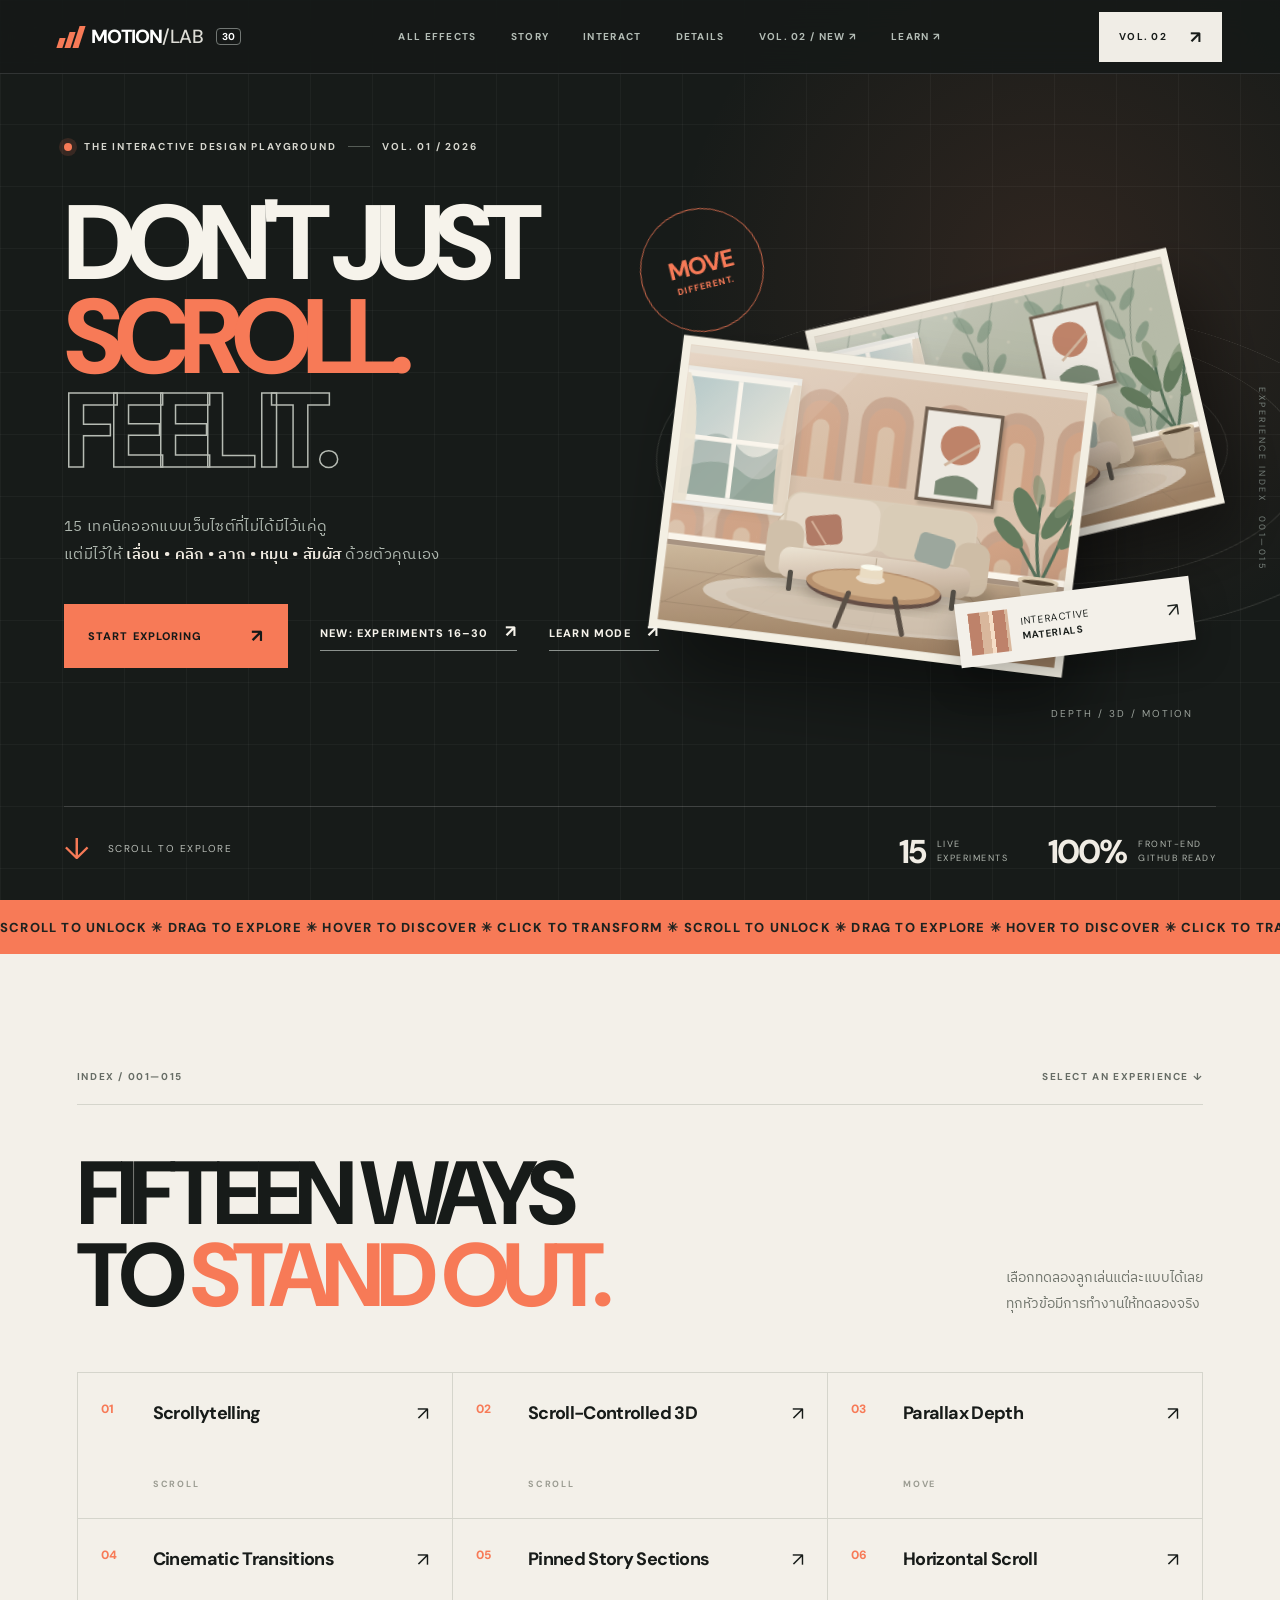
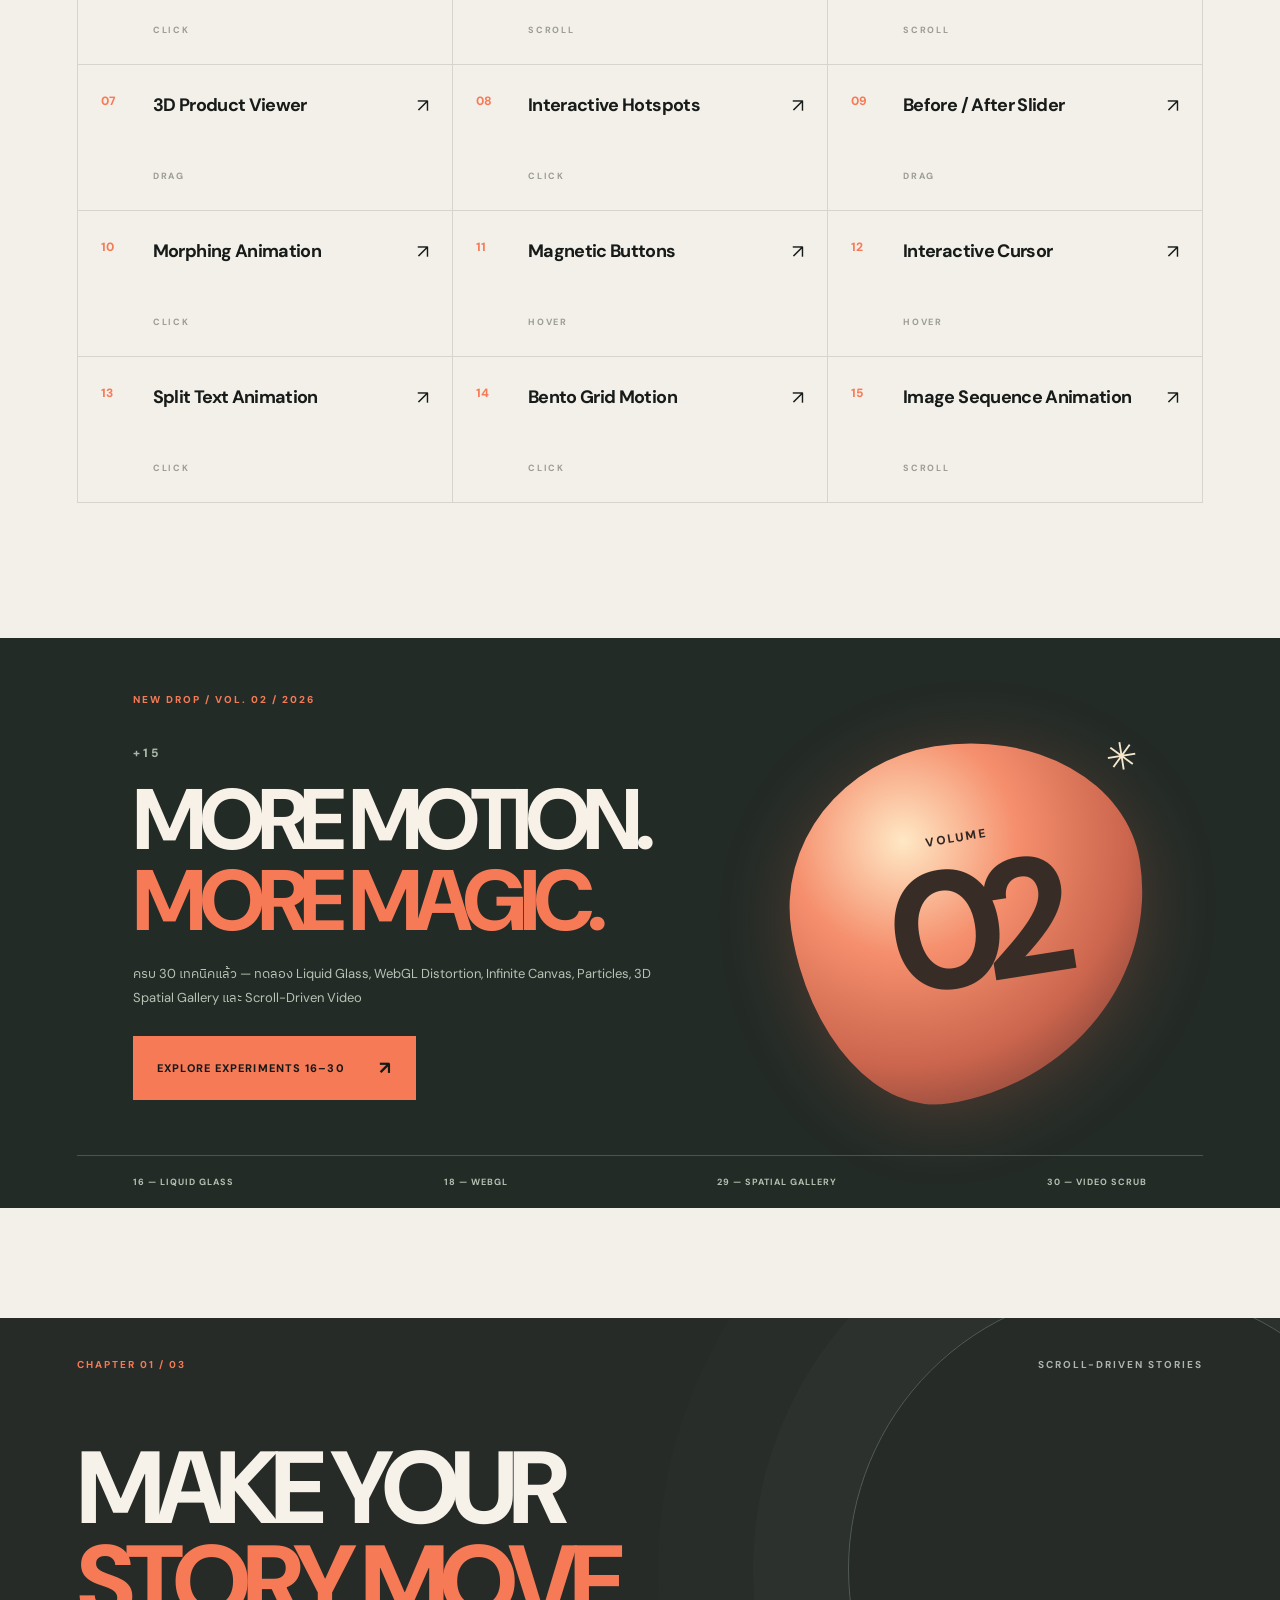
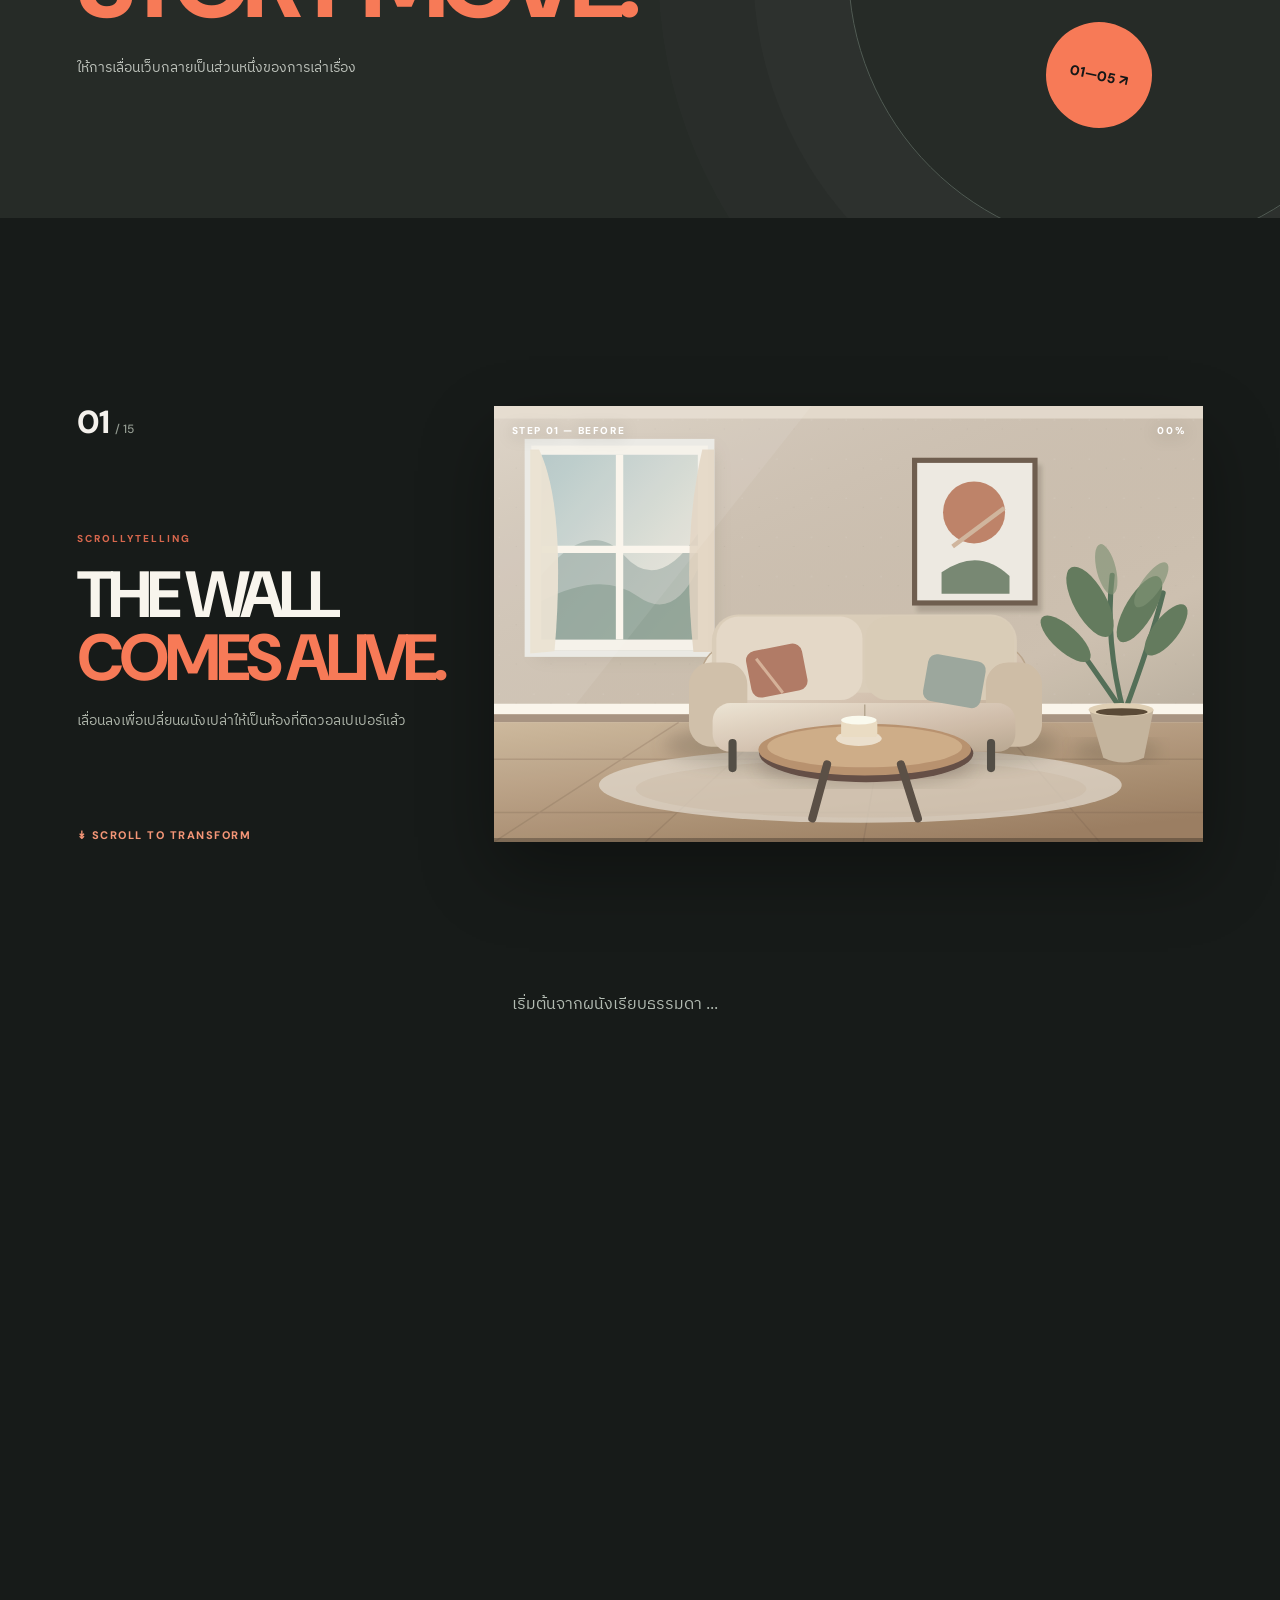
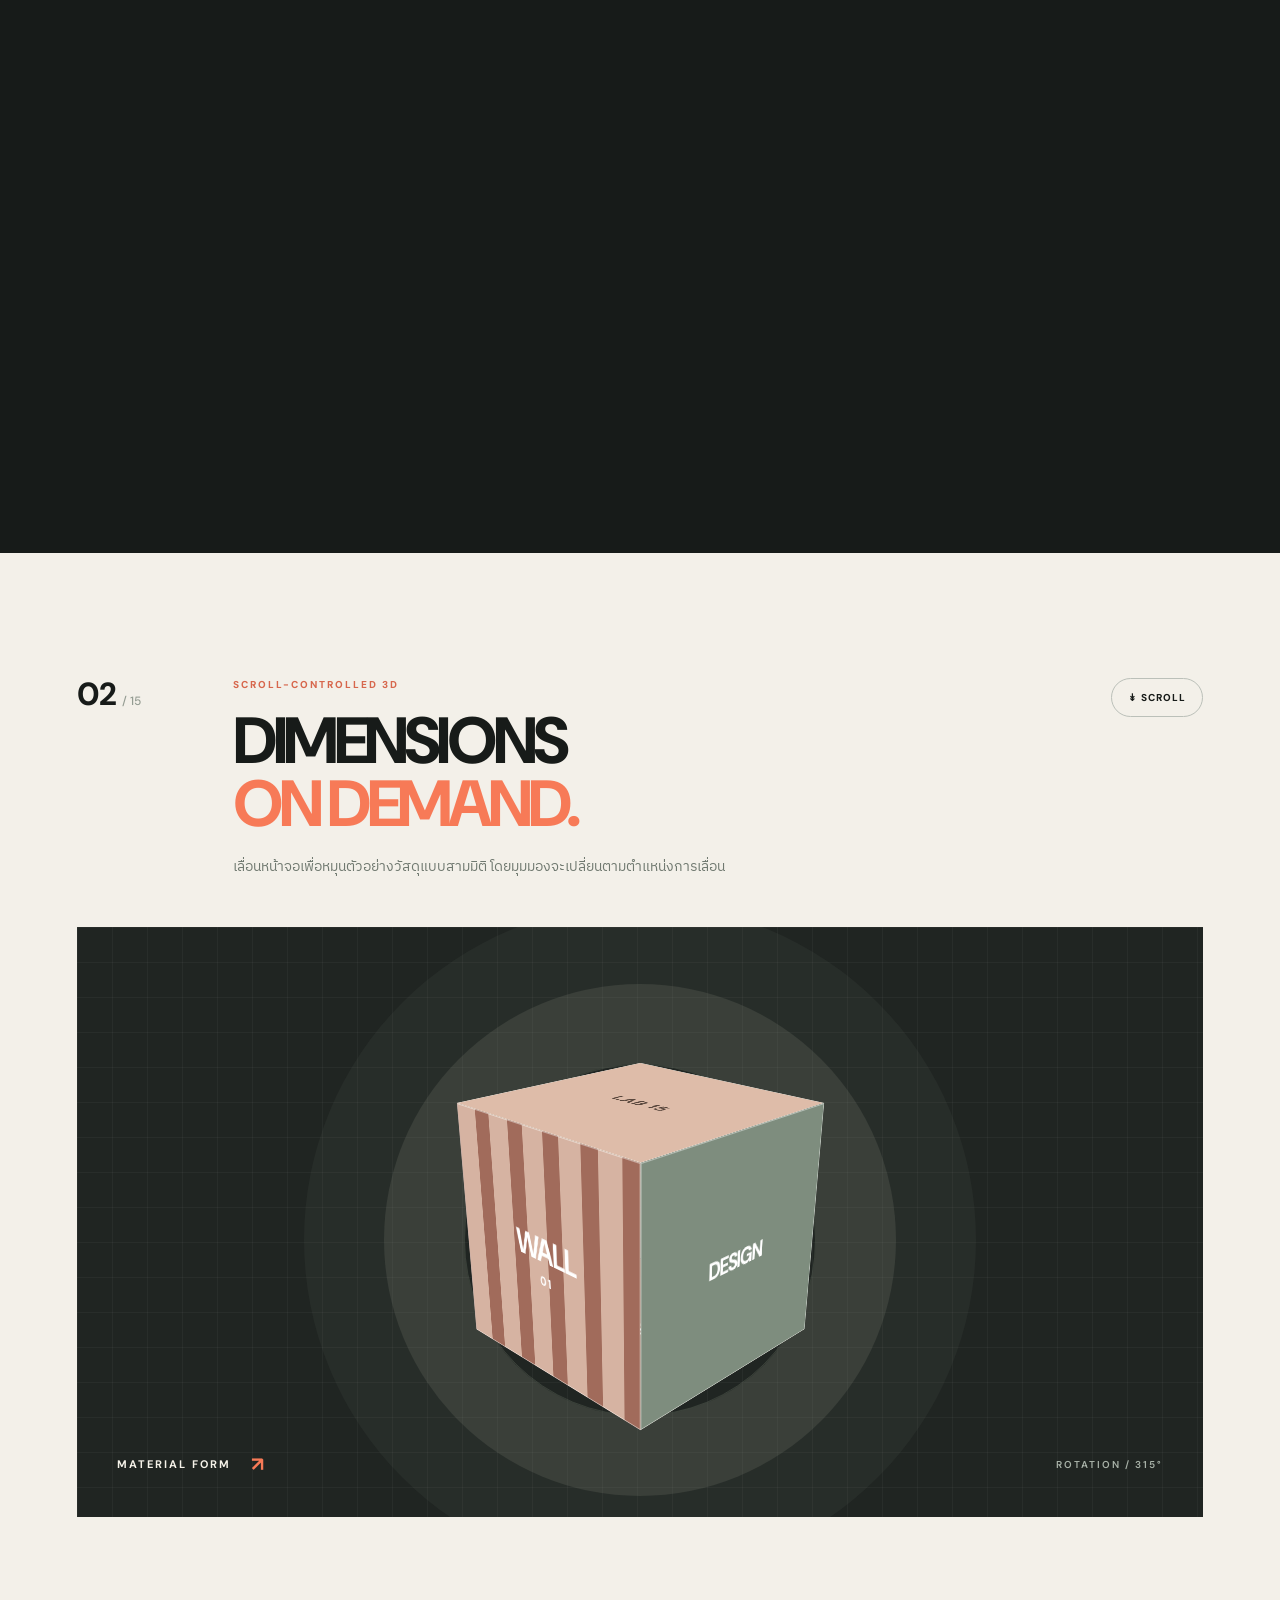
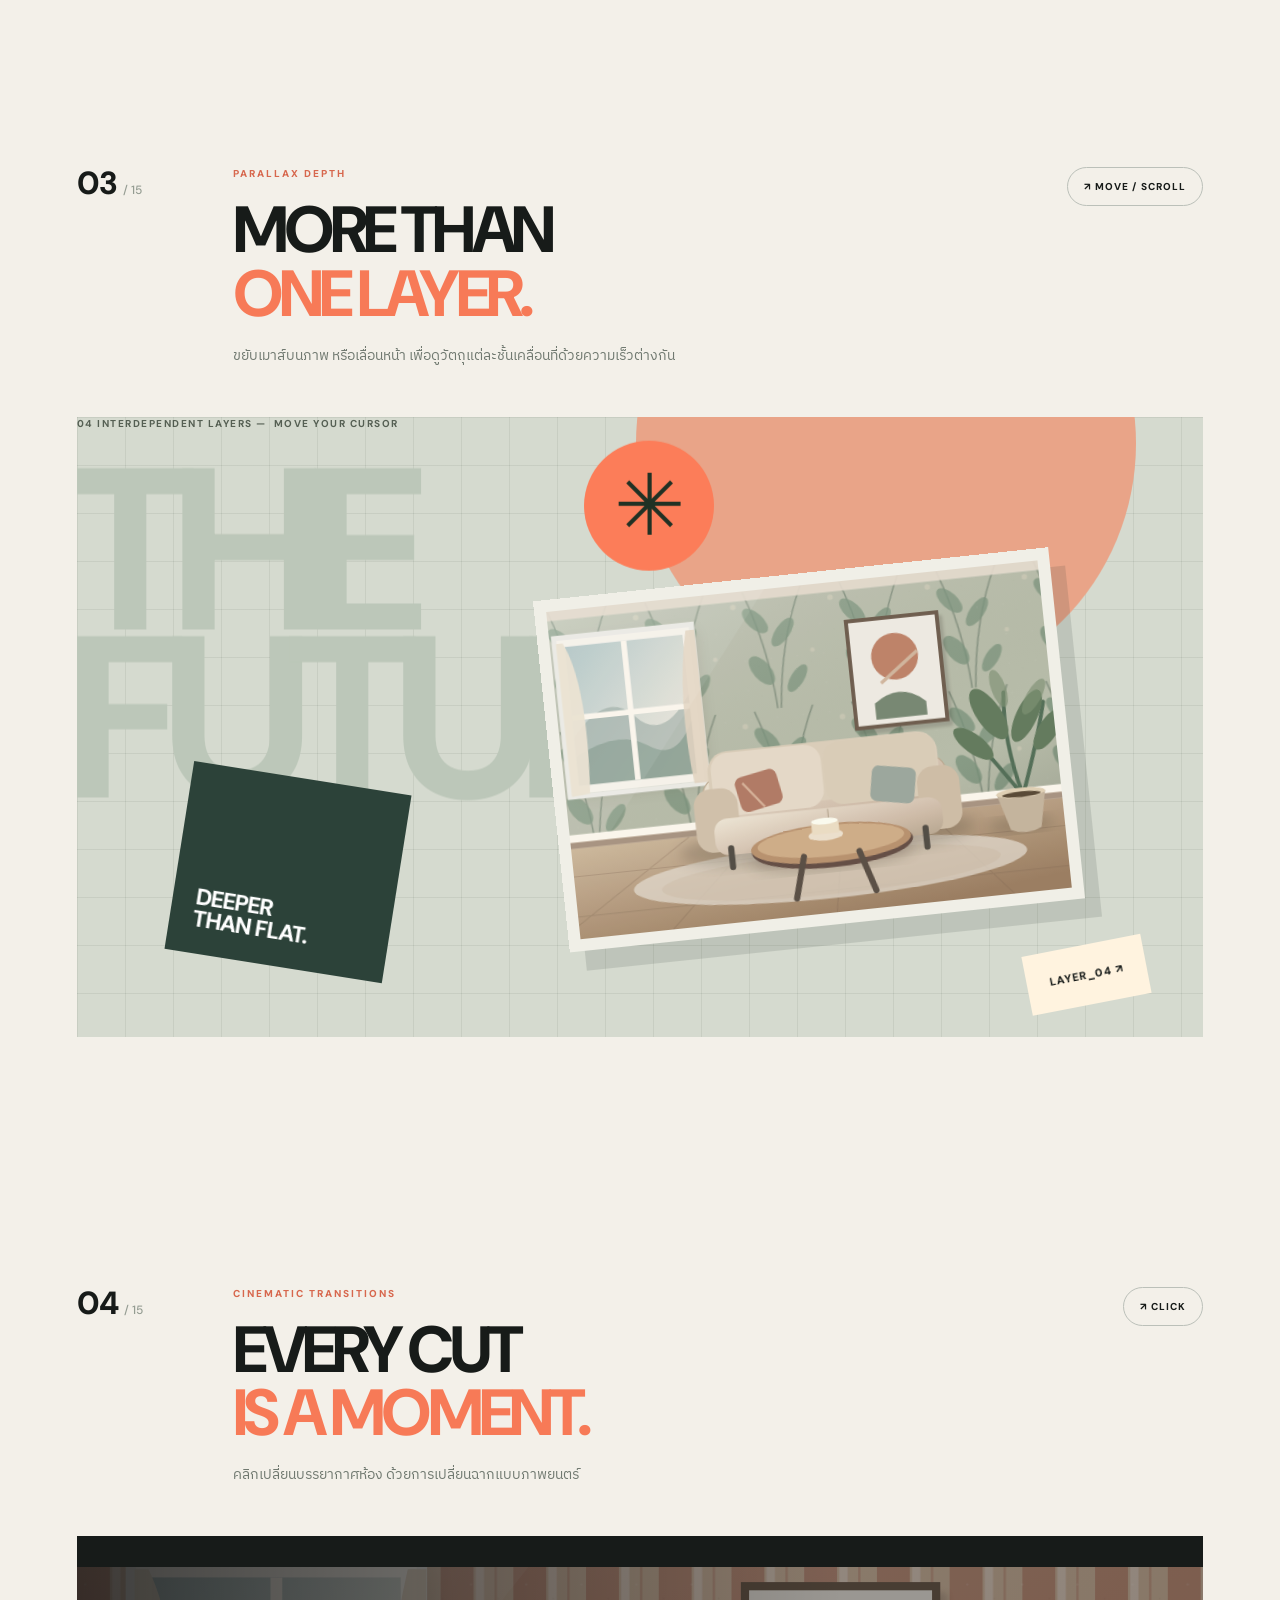
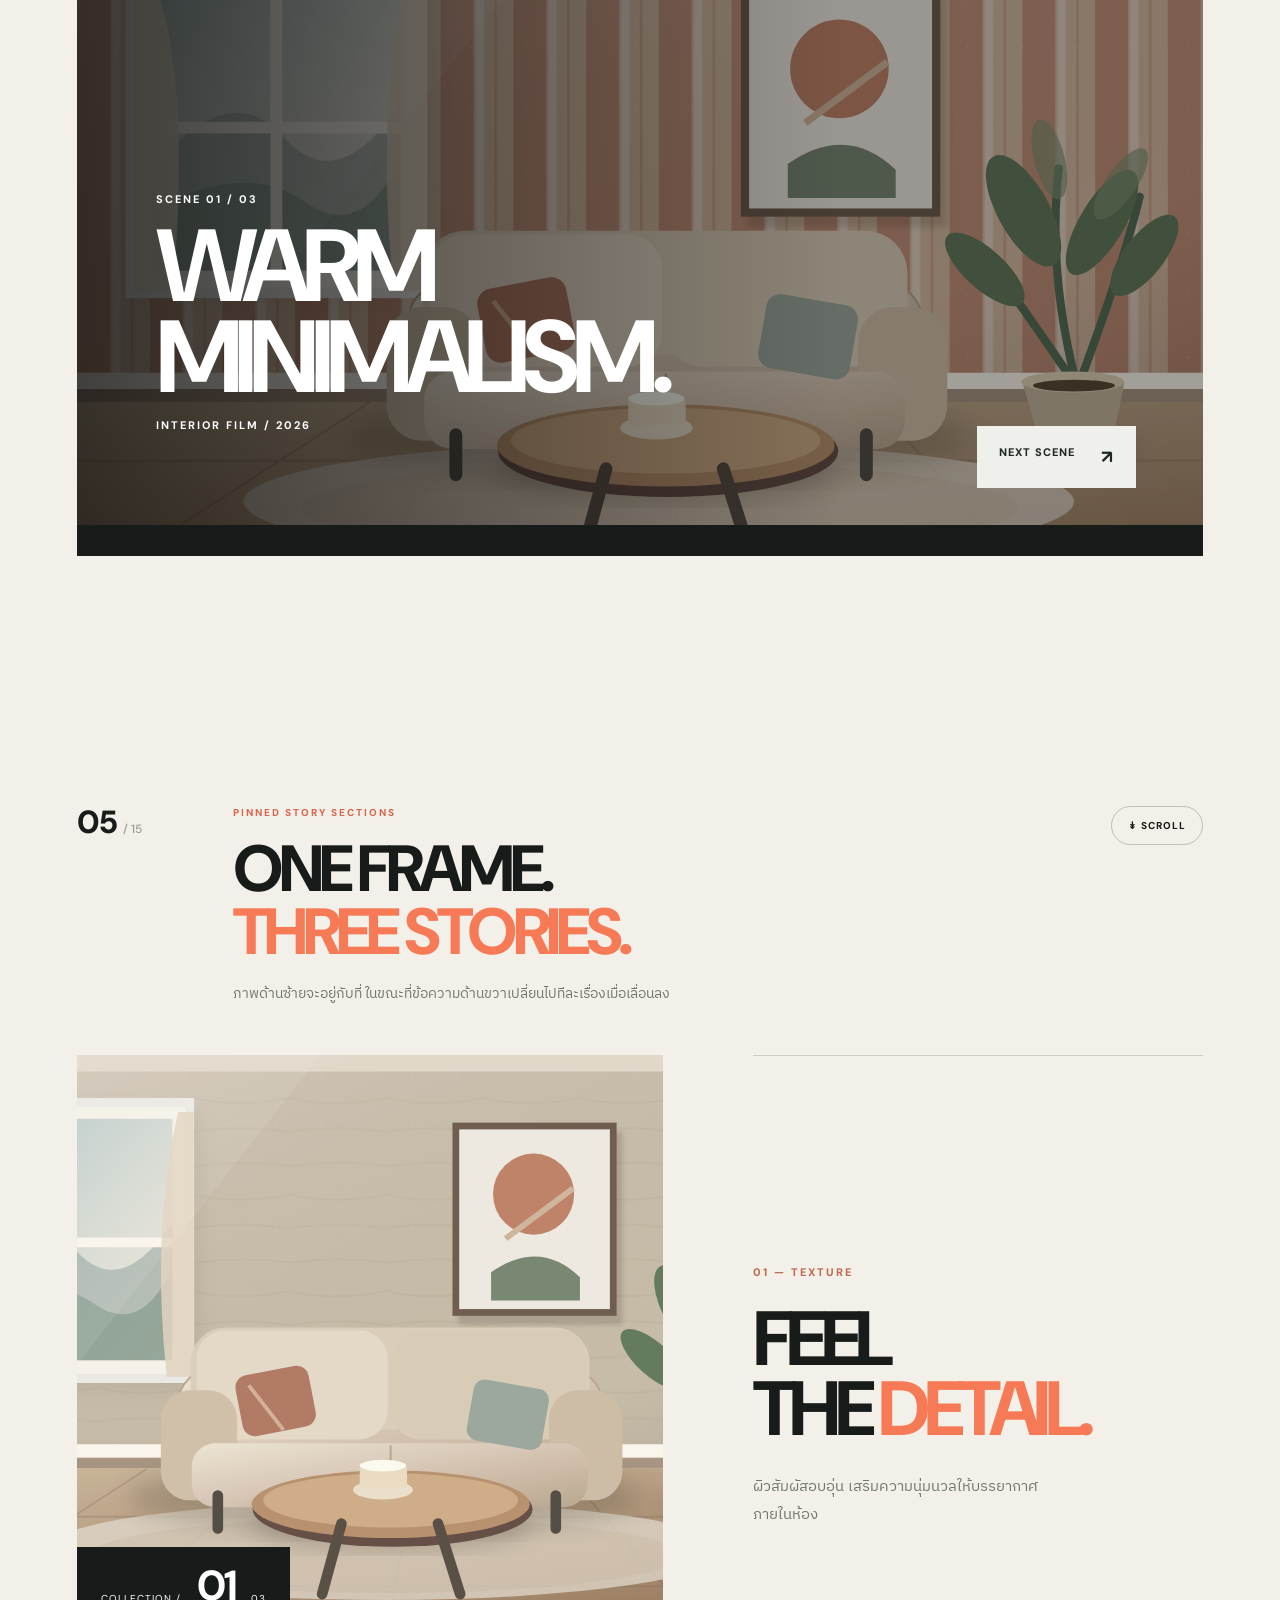
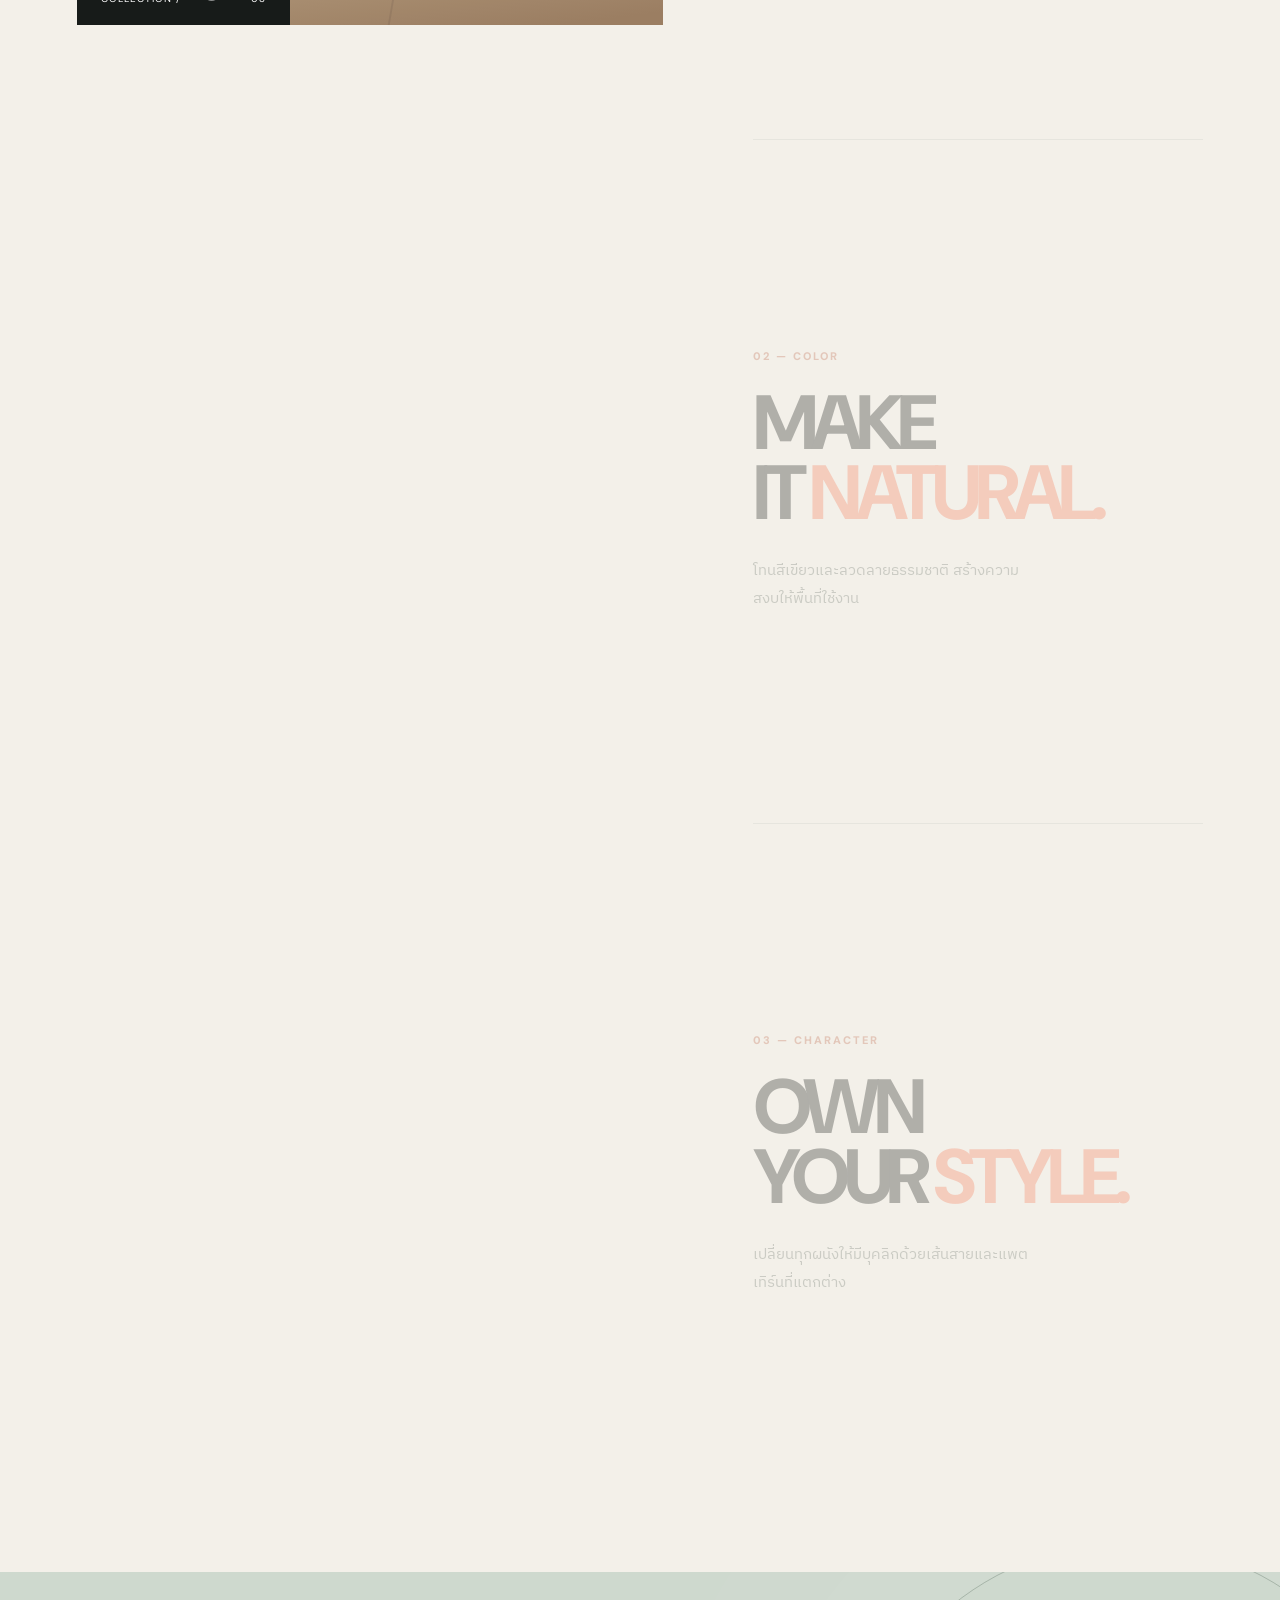
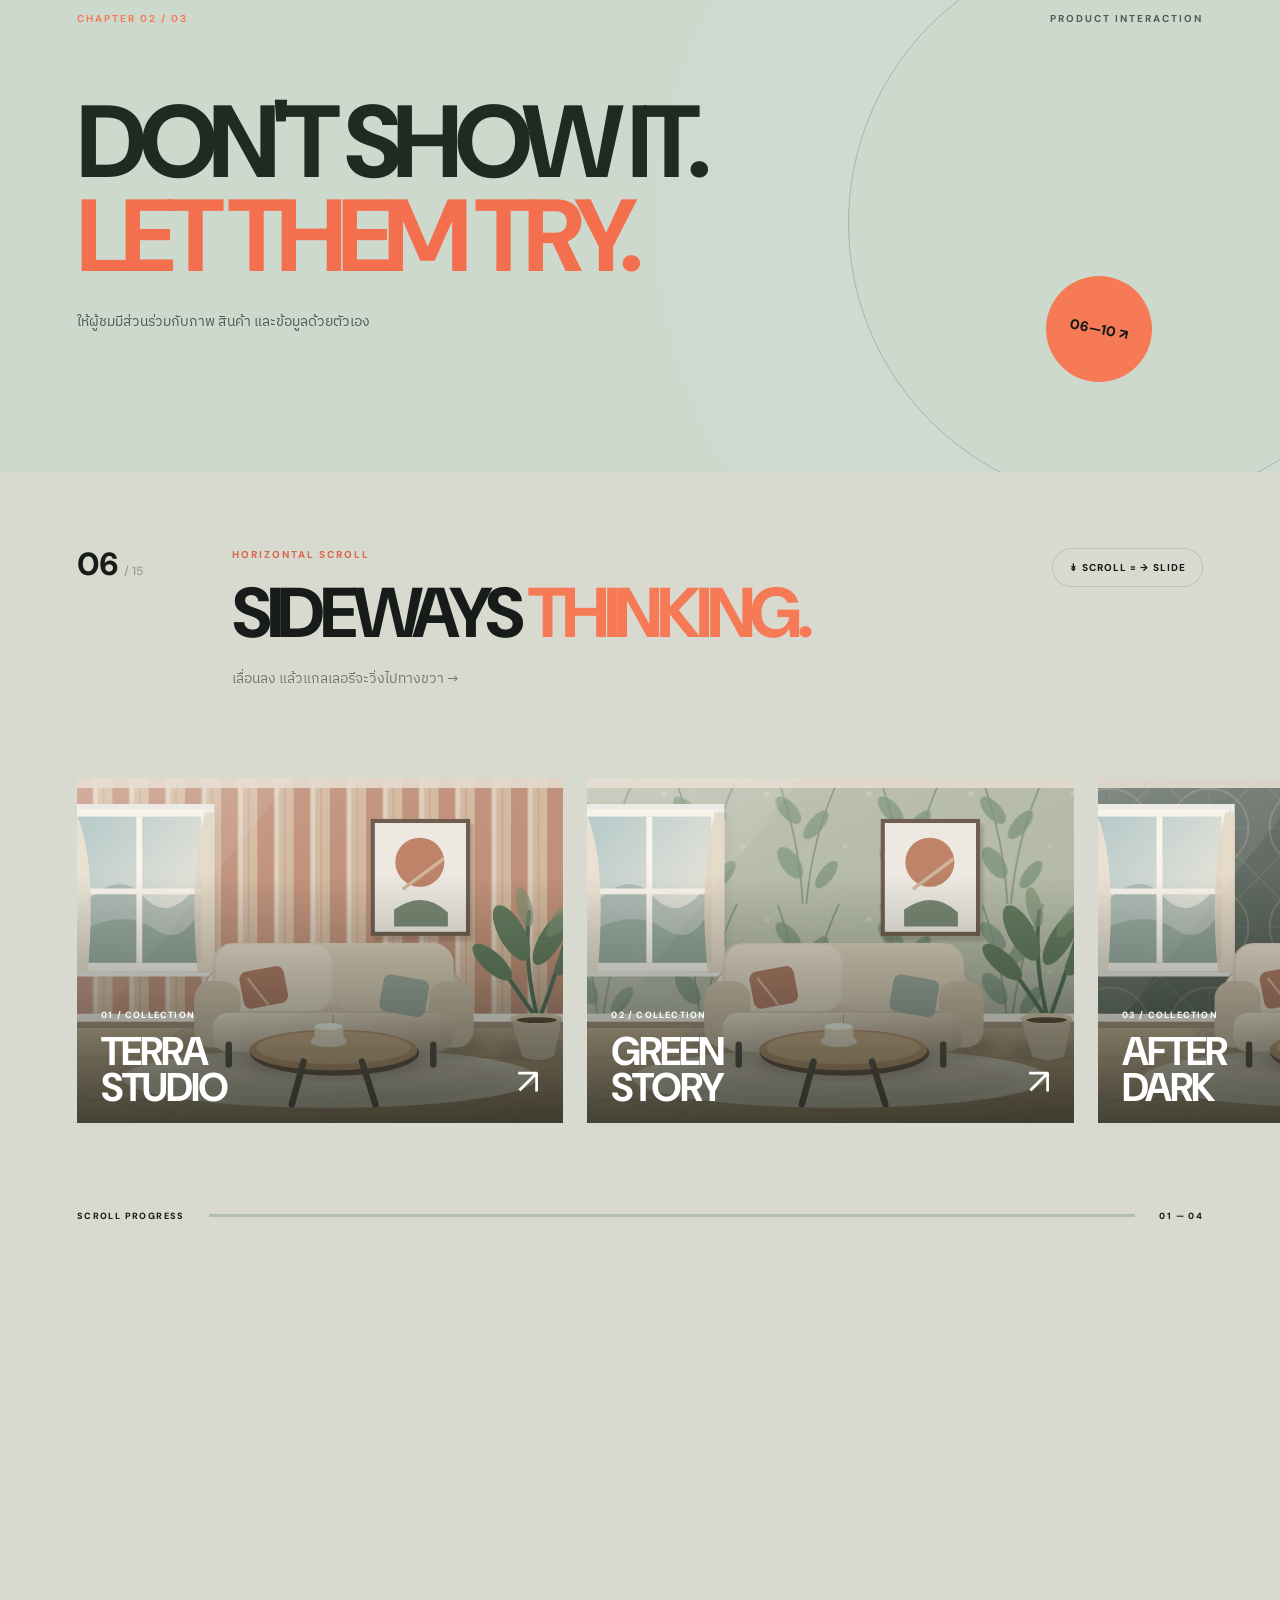
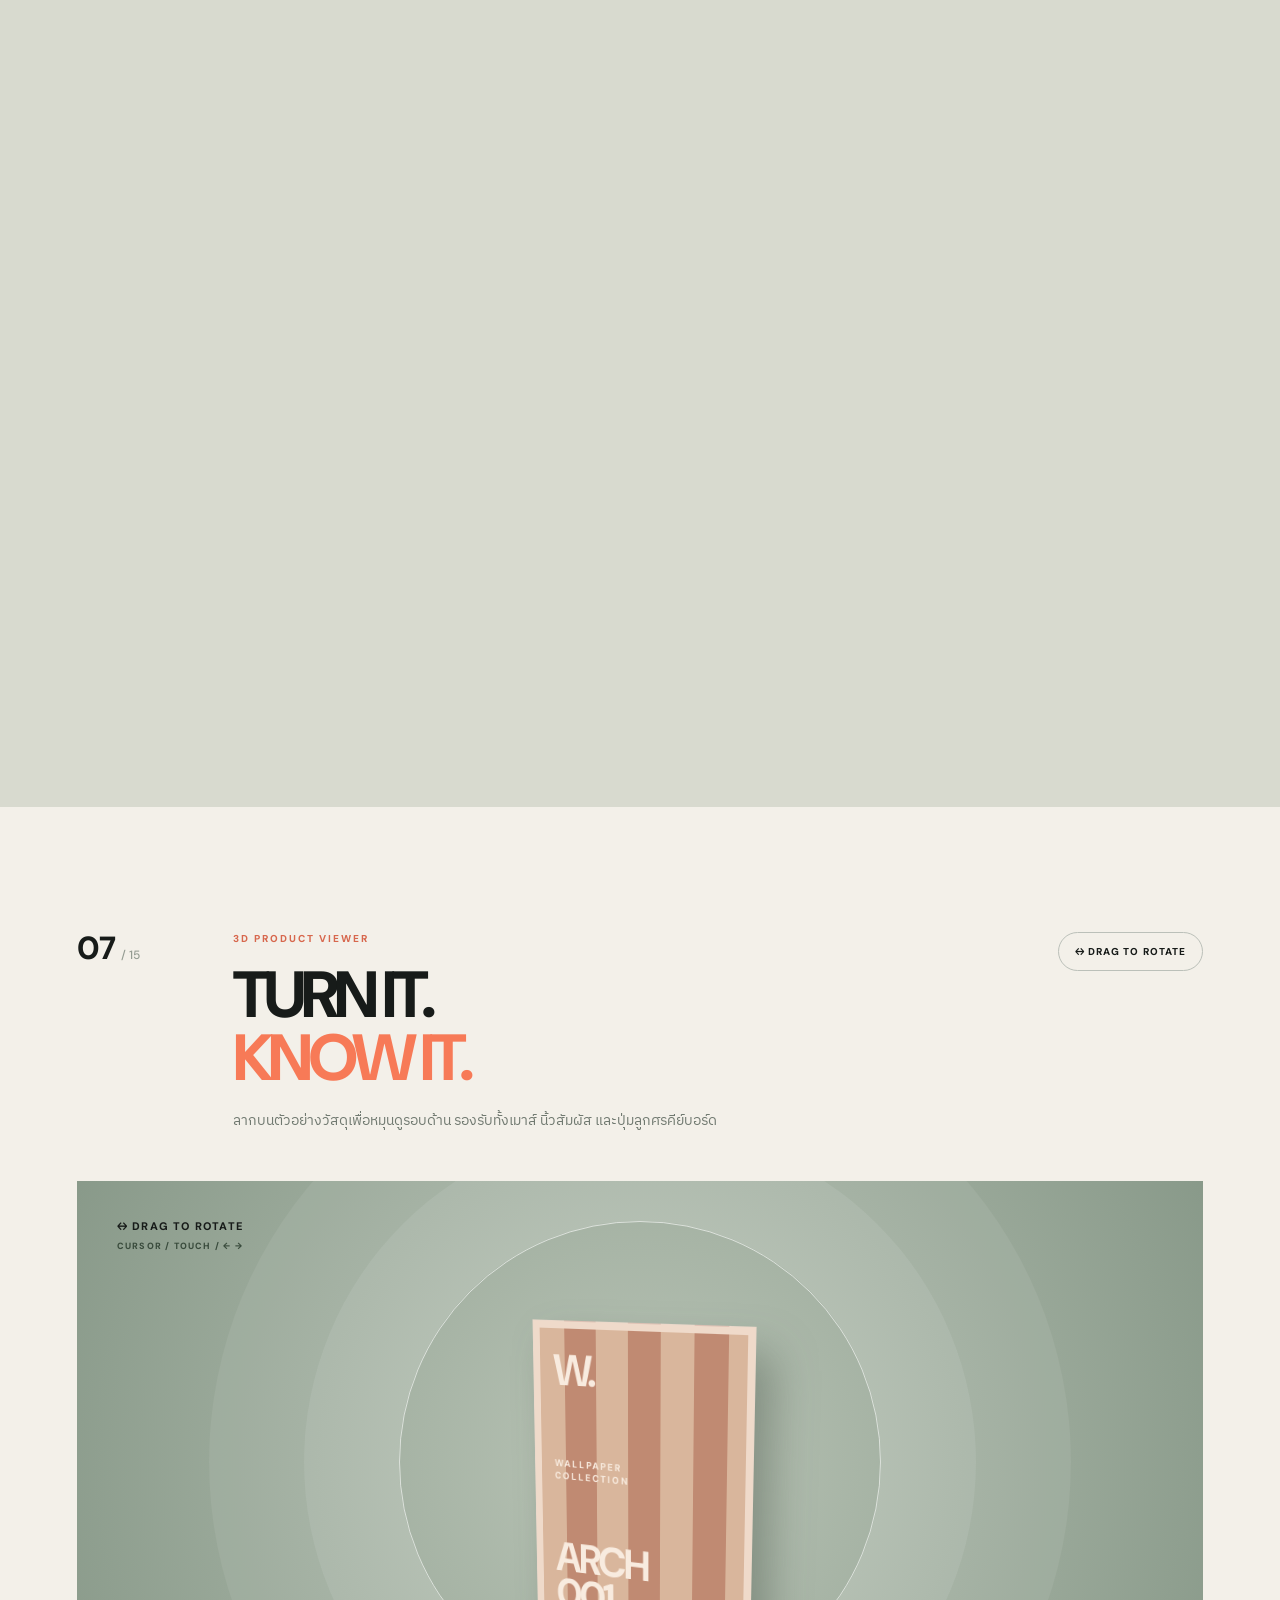
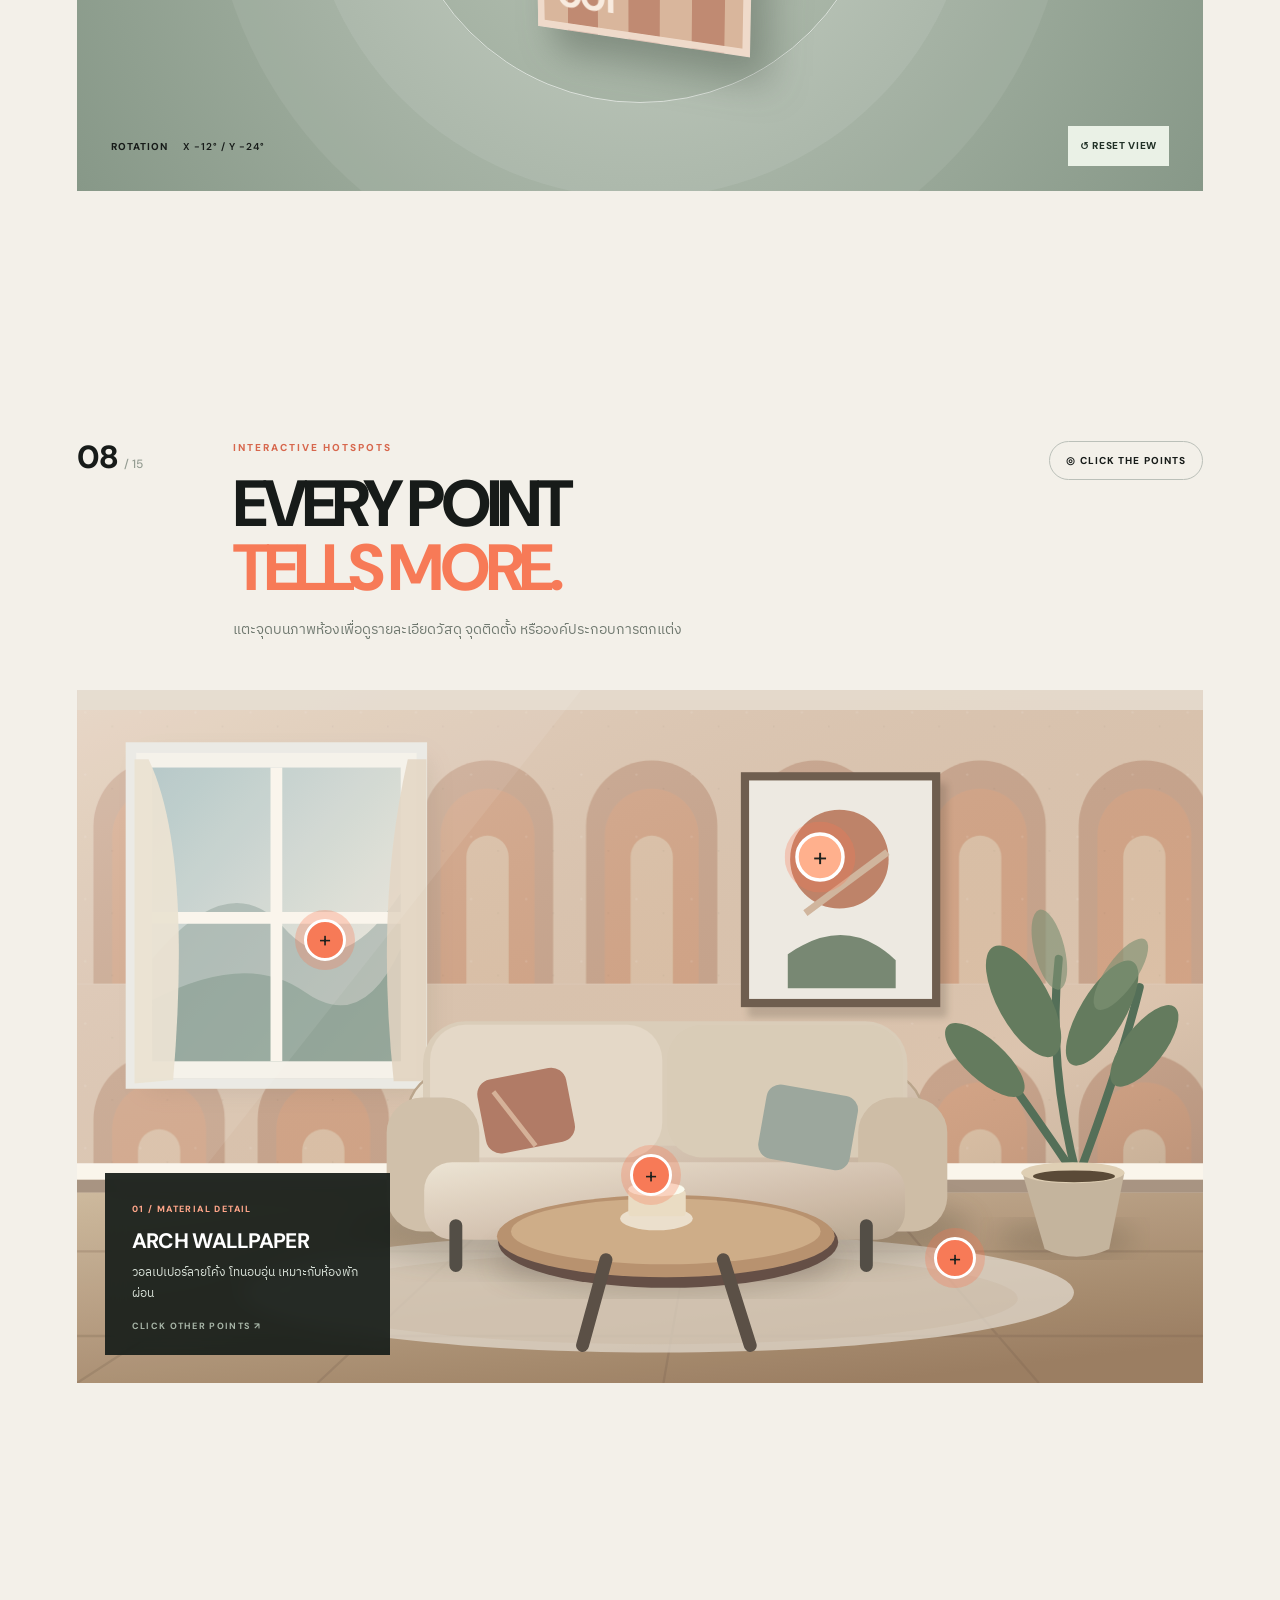
<file: index.html>
<!doctype html>
<html lang="th">
<head>
  <meta charset="utf-8">
  <meta name="viewport" content="width=device-width, initial-scale=1">
  <meta name="theme-color" content="#151918">
  <meta name="description" content="MOTION LAB — 30 interactive website effects, volume one of two. ทดลอง Scrollytelling, 3D, Parallax, Before/After, Image Sequence และอีกมากมายบนเว็บจริง">
  <title>MOTION LAB / 15 Interactive Website Experiences</title>
  <link rel="preconnect" href="https://fonts.googleapis.com">
  <link rel="preconnect" href="https://fonts.gstatic.com" crossorigin>
  <link href="https://fonts.googleapis.com/css2?family=DM+Sans:wght@400;500;600;700;800&family=IBM+Plex+Sans+Thai:wght@400;500;600;700&display=swap" rel="stylesheet">
  <link rel="stylesheet" href="styles.css">
</head>
<body>
  <div class="scroll-progress" id="scrollProgress" aria-hidden="true"></div>
  <header class="topbar" id="topbar">
    <a class="brand" href="#home" aria-label="MOTION LAB กลับหน้าต้น"><span class="brand-mark"><i></i><i></i><i></i></span><span>MOTION<span class="brand-light">/LAB</span></span><span class="brand-count">30</span></a>
    <nav class="nav-links" aria-label="เมนูหลัก"><a href="#directory">ALL EFFECTS</a><a href="#chapter-story">STORY</a><a href="#chapter-interact">INTERACT</a><a href="#chapter-details">DETAILS</a><a href="vol02.html#index">VOL. 02 / NEW ↗</a><a href="learn.html">LEARN ↗</a></nav>
    <a class="nav-cta" href="vol02.html">VOL. 02 <span>↗</span></a>
    <button class="mobile-menu" id="menuToggle" aria-expanded="false" aria-label="เปิดเมนู"><span></span><span></span></button>
  </header>
  <main>
    <section class="hero" id="home">
      <div class="hero-grid" aria-hidden="true"></div>
      <span class="hero-side-code" aria-hidden="true">EXPERIENCE INDEX&nbsp;&nbsp; 001—015</span>
      <div class="hero-copy">
        <div class="eyebrow hero-eyebrow"><span class="eyebrow-dot"></span> THE INTERACTIVE DESIGN PLAYGROUND <span class="eyebrow-line"></span> VOL. 01 / 2026</div>
        <h1>DON'T JUST<br><em>SCROLL.</em><br><span class="hero-outline">FEEL IT.</span></h1>
        <p class="hero-sub">15 เทคนิคออกแบบเว็บไซต์ที่ไม่ได้มีไว้แค่ดู<br>แต่มีไว้ให้ <strong>เลื่อน • คลิก • ลาก • หมุน • สัมผัส</strong> ด้วยตัวคุณเอง</p>
        <div class="hero-actions"><a class="btn btn-coral" href="#demo-1">START EXPLORING <span>↗</span></a><a class="text-link" href="vol02.html#index">NEW: EXPERIMENTS 16–30 <span>↗</span></a><a class="text-link" href="learn.html">LEARN MODE <span>↗</span></a></div>
      </div>
      <div class="hero-art" aria-label="ภาพตัวอย่างชั้นงานออกแบบที่เคลื่อนไหว">
        <div class="hero-rings"><div></div><div></div><div></div></div>
        <div class="hero-img hero-img-back"><img src="assets/room-sage.svg" alt="ห้องตกแต่งผนังลายใบไม้"></div>
        <div class="hero-img hero-img-main"><img src="assets/room-after.svg" alt="ห้องตกแต่งผนังวอลเปเปอร์ลายโค้ง"></div>
        <div class="hero-swatch"><div class="swatch-chip"></div><span>INTERACTIVE<br><b>MATERIALS</b></span><span class="swatch-arrow">↗</span></div>
        <div class="hero-stamp">MOVE<br><span>DIFFERENT.</span></div>
        <span class="hero-orbit-label">DEPTH / 3D / MOTION</span>
      </div>
      <div class="hero-bottom"><div><span class="hero-down-arrow">↓</span> SCROLL TO EXPLORE</div><div class="hero-bottom-metric"><b>15</b><span>LIVE<br>EXPERIMENTS</span></div><div class="hero-bottom-metric"><b>100%</b><span>FRONT-END<br>GITHUB READY</span></div></div>
    </section>
    <div class="marquee" aria-hidden="true"><div>SCROLL TO UNLOCK ✳ DRAG TO EXPLORE ✳ HOVER TO DISCOVER ✳ CLICK TO TRANSFORM ✳ SCROLL TO UNLOCK ✳ DRAG TO EXPLORE ✳ HOVER TO DISCOVER ✳ CLICK TO TRANSFORM ✳&nbsp;</div></div>

    <section class="directory section-wrap" id="directory">
      <div class="section-topline"><span>INDEX / 001—015</span><span>SELECT AN EXPERIENCE ↓</span></div>
      <div class="directory-heading"><h2>FIFTEEN WAYS<br>TO <em>STAND OUT.</em></h2><p>เลือกทดลองลูกเล่นแต่ละแบบได้เลย<br>ทุกหัวข้อมีการทำงานให้ทดลองจริง</p></div>
      <div class="directory-grid">
        <a href="#demo-1"><span>01</span><b>Scrollytelling</b><small>SCROLL</small><i>↗</i></a>
        <a href="#demo-2"><span>02</span><b>Scroll-Controlled 3D</b><small>SCROLL</small><i>↗</i></a>
        <a href="#demo-3"><span>03</span><b>Parallax Depth</b><small>MOVE</small><i>↗</i></a>
        <a href="#demo-4"><span>04</span><b>Cinematic Transitions</b><small>CLICK</small><i>↗</i></a>
        <a href="#demo-5"><span>05</span><b>Pinned Story Sections</b><small>SCROLL</small><i>↗</i></a>
        <a href="#demo-6"><span>06</span><b>Horizontal Scroll</b><small>SCROLL</small><i>↗</i></a>
        <a href="#demo-7"><span>07</span><b>3D Product Viewer</b><small>DRAG</small><i>↗</i></a>
        <a href="#demo-8"><span>08</span><b>Interactive Hotspots</b><small>CLICK</small><i>↗</i></a>
        <a href="#demo-9"><span>09</span><b>Before / After Slider</b><small>DRAG</small><i>↗</i></a>
        <a href="#demo-10"><span>10</span><b>Morphing Animation</b><small>CLICK</small><i>↗</i></a>
        <a href="#demo-11"><span>11</span><b>Magnetic Buttons</b><small>HOVER</small><i>↗</i></a>
        <a href="#demo-12"><span>12</span><b>Interactive Cursor</b><small>HOVER</small><i>↗</i></a>
        <a href="#demo-13"><span>13</span><b>Split Text Animation</b><small>CLICK</small><i>↗</i></a>
        <a href="#demo-14"><span>14</span><b>Bento Grid Motion</b><small>CLICK</small><i>↗</i></a>
        <a href="#demo-15"><span>15</span><b>Image Sequence Animation</b><small>SCROLL</small><i>↗</i></a>
      </div>
    </section>

    <section class="vol02-bridge section-wrap" aria-labelledby="vol02BridgeTitle"><span class="bridge-eyebrow">NEW DROP / VOL. 02 / 2026</span><div class="bridge-inner"><div><span class="bridge-count">+15</span><h2 id="vol02BridgeTitle">MORE MOTION.<br><em>MORE MAGIC.</em></h2><p>ครบ 30 เทคนิคแล้ว — ทดลอง Liquid Glass, WebGL Distortion, Infinite Canvas, Particles, 3D Spatial Gallery และ Scroll-Driven Video</p><a class="btn btn-coral" href="vol02.html#index">EXPLORE EXPERIMENTS 16–30 <span>↗</span></a></div><div class="bridge-graphic" aria-hidden="true"><span>VOLUME</span><strong>02</strong><i>✳</i></div></div><div class="bridge-index"><span>16 — LIQUID GLASS</span><span>18 — WEBGL</span><span>29 — SPATIAL GALLERY</span><span>30 — VIDEO SCRUB</span></div></section>

    <div class="chapter" id="chapter-story"><div class="chapter-label"><span class="chap-no">CHAPTER 01 / 03</span><span>SCROLL-DRIVEN STORIES</span></div><h2>MAKE YOUR<br><i>STORY MOVE.</i></h2><p>ให้การเลื่อนเว็บกลายเป็นส่วนหนึ่งของการเล่าเรื่อง</p><div class="chapter-circle">01—05 ↗</div></div>

    <section id="demo-1" class="scrolly-demo scroll-track" data-demo="1">
      <div class="scrolly-sticky">
        <div class="experience-head head-on-dark"><div class="experience-num">01 <span>/ 15</span></div><div><span class="experience-kicker">SCROLLYTELLING</span><h3>THE WALL<br><em>COMES ALIVE.</em></h3><p>เลื่อนลงเพื่อเปลี่ยนผนังเปล่าให้เป็นห้องที่ติดวอลเปเปอร์แล้ว</p></div><span class="demo-instruction">↡ SCROLL TO TRANSFORM</span></div>
        <div class="story-visual">
          <img src="assets/room-before.svg" alt="ห้องก่อนติดวอลเปเปอร์" class="story-base">
          <img src="assets/room-after.svg" alt="ห้องหลังติดวอลเปเปอร์" class="story-after" id="storyAfter">
          <div class="story-overlay"><span id="storyStage">STEP 01 — BEFORE</span><span id="storyPercent">00%</span></div>
          <div class="story-stage-line"><span id="storyIndicator"></span></div>
        </div>
        <div class="story-caption" id="storyCaption">เริ่มต้นจากผนังเรียบธรรมดา ...</div>
      </div>
    </section>

    <section id="demo-2" class="experience section-wrap" data-demo="2">
      <div class="experience-heading"><div class="experience-num">02 <span>/ 15</span></div><div><span class="experience-kicker">SCROLL-CONTROLLED 3D</span><h3>DIMENSIONS<br><em>ON DEMAND.</em></h3><p>เลื่อนหน้าจอเพื่อหมุนตัวอย่างวัสดุแบบสามมิติ โดยมุมมองจะเปลี่ยนตามตำแหน่งการเลื่อน</p></div><span class="pill">↡ SCROLL</span></div>
      <div class="showcase dark-showcase scroll-cube-stage">
        <div class="stage-dots" aria-hidden="true"></div>
        <div class="cube-stage"><div class="cube" id="scrollCube"><div class="cube-face front">WALL<span>01</span></div><div class="cube-face back">SPACE<span>02</span></div><div class="cube-face right">DESIGN</div><div class="cube-face left">MATERIAL</div><div class="cube-face top">LAB 15</div><div class="cube-face bottom">MOTION</div></div></div>
        <div class="stage-side-text">MATERIAL FORM <span>↗</span><strong id="scroll3dAngle">ROTATION / 000°</strong></div>
      </div>
    </section>

    <section id="demo-3" class="experience section-wrap" data-demo="3">
      <div class="experience-heading"><div class="experience-num">03 <span>/ 15</span></div><div><span class="experience-kicker">PARALLAX DEPTH</span><h3>MORE THAN<br><em>ONE LAYER.</em></h3><p>ขยับเมาส์บนภาพ หรือเลื่อนหน้า เพื่อดูวัตถุแต่ละชั้นเคลื่อนที่ด้วยความเร็วต่างกัน</p></div><span class="pill">↗ MOVE / SCROLL</span></div>
      <div class="parallax-world" id="parallaxWorld">
        <div class="parallax-grid"></div><div class="parallax-shape para-back" data-depth="12"></div><div class="para-type" data-depth="-10">THE<br>FUTURE</div>
        <div class="para-photo" data-depth="26"><img src="assets/room-sage.svg" alt="ห้องตกแต่งผนังลายธรรมชาติ"></div>
        <div class="para-tile para-left" data-depth="42"><span>DEEPER<br>THAN FLAT.</span></div>
        <div class="para-circle" data-depth="-35">✳</div><div class="para-tag" data-depth="54">LAYER_04 ↗</div>
        <div class="para-caption">04 INTERDEPENDENT LAYERS&nbsp;—&nbsp; MOVE YOUR CURSOR</div>
      </div>
    </section>

    <section id="demo-4" class="experience section-wrap" data-demo="4">
      <div class="experience-heading"><div class="experience-num">04 <span>/ 15</span></div><div><span class="experience-kicker">CINEMATIC TRANSITIONS</span><h3>EVERY CUT<br><em>IS A MOMENT.</em></h3><p>คลิกเปลี่ยนบรรยากาศห้อง ด้วยการเปลี่ยนฉากแบบภาพยนตร์</p></div><span class="pill">↗ CLICK</span></div>
      <div class="cinema" id="cinema"><img src="assets/room-clay.svg" alt="ห้องสไตล์อบอุ่น" id="cinemaImage"><div class="cinema-caption"><span class="film-count" id="filmCount">SCENE 01 / 03</span><h4 id="cinemaTitle">WARM<br>MINIMALISM.</h4><span>INTERIOR FILM / 2026</span></div><div class="cinema-bars top"></div><div class="cinema-bars bottom"></div><div class="cinema-shutter" id="cinemaShutter"><span>NEW PERSPECTIVE / NEW SPACE</span></div><button class="cinema-next" id="cinemaNext">NEXT SCENE <span>↗</span></button></div>
    </section>

    <section id="demo-5" class="pinned-story section-wrap" data-demo="5">
      <div class="experience-heading"><div class="experience-num">05 <span>/ 15</span></div><div><span class="experience-kicker">PINNED STORY SECTIONS</span><h3>ONE FRAME.<br><em>THREE STORIES.</em></h3><p>ภาพด้านซ้ายจะอยู่กับที่ ในขณะที่ข้อความด้านขวาเปลี่ยนไปทีละเรื่องเมื่อเลื่อนลง</p></div><span class="pill">↡ SCROLL</span></div>
      <div class="pin-layout"><div class="pin-visual"><img id="pinnedImage" src="assets/room-sand.svg" alt="ผนังวัสดุพื้นผิวแบบธรรมชาติ"><div class="pin-counter"><span>COLLECTION /</span><strong id="pinCounter">01</strong><span>03</span></div></div>
        <div class="pin-steps">
          <article data-pin="0"><span>01 — TEXTURE</span><h4>FEEL<br>THE <em>DETAIL.</em></h4><p>ผิวสัมผัสอบอุ่น เสริมความนุ่มนวลให้บรรยากาศภายในห้อง</p></article>
          <article data-pin="1"><span>02 — COLOR</span><h4>MAKE<br>IT <em>NATURAL.</em></h4><p>โทนสีเขียวและลวดลายธรรมชาติ สร้างความสงบให้พื้นที่ใช้งาน</p></article>
          <article data-pin="2"><span>03 — CHARACTER</span><h4>OWN<br>YOUR <em>STYLE.</em></h4><p>เปลี่ยนทุกผนังให้มีบุคลิกด้วยเส้นสายและแพตเทิร์นที่แตกต่าง</p></article>
        </div>
      </div>
    </section>

    <div class="chapter chapter-light" id="chapter-interact"><div class="chapter-label"><span class="chap-no">CHAPTER 02 / 03</span><span>PRODUCT INTERACTION</span></div><h2>DON'T SHOW IT.<br><i>LET THEM TRY.</i></h2><p>ให้ผู้ชมมีส่วนร่วมกับภาพ สินค้า และข้อมูลด้วยตัวเอง</p><div class="chapter-circle">06—10 ↗</div></div>

    <section class="horizontal-demo scroll-track" id="demo-6" data-demo="6"><div class="h-sticky"><div class="h-header section-wrap"><div class="experience-num">06 <span>/ 15</span></div><div><span class="experience-kicker">HORIZONTAL SCROLL</span><h3>SIDEWAYS <em>THINKING.</em></h3><p>เลื่อนลง แล้วแกลเลอรีจะวิ่งไปทางขวา →</p></div><span class="pill">↡ SCROLL = → SLIDE</span></div><div class="h-track-viewport"><div class="h-track" id="hTrack"><article class="h-card"><img src="assets/room-clay.svg" alt="วอลเปเปอร์ลายเส้นสไตล์เทอร์ราคอตตา"><div><span>01 / COLLECTION</span><h4>TERRA<br>STUDIO</h4><b>↗</b></div></article><article class="h-card"><img src="assets/room-sage.svg" alt="วอลเปเปอร์ลายใบไม้สีเขียว"><div><span>02 / COLLECTION</span><h4>GREEN<br>STORY</h4><b>↗</b></div></article><article class="h-card"><img src="assets/room-night.svg" alt="วอลเปเปอร์สีเข้มลายเรขาคณิต"><div><span>03 / COLLECTION</span><h4>AFTER<br>DARK</h4><b>↗</b></div></article><article class="h-card"><img src="assets/room-after.svg" alt="วอลเปเปอร์ลายโค้งสีส้ม"><div><span>04 / COLLECTION</span><h4>ARCH<br>FORM</h4><b>↗</b></div></article></div></div><div class="h-progress section-wrap"><span>SCROLL PROGRESS</span><div class="h-progressbar"><i id="hProgress"></i></div><span>01 — 04</span></div></div></section>

    <section id="demo-7" class="experience section-wrap" data-demo="7"><div class="experience-heading"><div class="experience-num">07 <span>/ 15</span></div><div><span class="experience-kicker">3D PRODUCT VIEWER</span><h3>TURN IT.<br><em>KNOW IT.</em></h3><p>ลากบนตัวอย่างวัสดุเพื่อหมุนดูรอบด้าน รองรับทั้งเมาส์ นิ้วสัมผัส และปุ่มลูกศรคีย์บอร์ด</p></div><span class="pill">↔ DRAG TO ROTATE</span></div><div class="viewer-showcase"><div class="viewer-instruction">↔ DRAG TO ROTATE<br><span>CURSOR / TOUCH / ← →</span></div><div class="viewer-area" id="viewerArea" tabindex="0" role="group" aria-label="โมเดลกล่องตัวอย่างวัสดุสามมิติ กดลูกศรหรือใช้เมาส์ลาก"><div class="viewer-object" id="viewerObject"><div class="viewer-face v-front"><span>W.</span><small>WALLPAPER<br>COLLECTION</small><strong>ARCH<br>001</strong></div><div class="viewer-face v-back"><small>MOTION/LAB</small><strong>SURFACE<br>STUDIES</strong></div><div class="viewer-face v-right"><b>100%<br>DESIGN</b></div><div class="viewer-face v-left"><b>WALL<br>LAB</b></div><div class="viewer-face v-top">MOTION LAB / MATERIALS</div><div class="viewer-face v-bottom">THE FUTURE IS TACTILE</div></div></div><div class="viewer-angle">ROTATION <strong id="viewerAngle">X −12° / Y −24°</strong><button id="viewerReset" type="button">↺ RESET VIEW</button></div></div></section>

    <section id="demo-8" class="experience section-wrap" data-demo="8"><div class="experience-heading"><div class="experience-num">08 <span>/ 15</span></div><div><span class="experience-kicker">INTERACTIVE HOTSPOTS</span><h3>EVERY POINT<br><em>TELLS MORE.</em></h3><p>แตะจุดบนภาพห้องเพื่อดูรายละเอียดวัสดุ จุดติดตั้ง หรือองค์ประกอบการตกแต่ง</p></div><span class="pill">◎ CLICK THE POINTS</span></div><div class="hotspot-demo"><img src="assets/room-after.svg" alt="ภาพห้องที่มีจุดสำหรับสำรวจวัสดุ" class="hotspot-image"><button class="hotspot active" data-spot="0" style="left:66%;top:24%" aria-label="รายละเอียดวอลเปเปอร์"><span>+</span></button><button class="hotspot" data-spot="1" style="left:22%;top:36%" aria-label="รายละเอียดหน้าต่าง"><span>+</span></button><button class="hotspot" data-spot="2" style="left:51%;top:70%" aria-label="รายละเอียดเฟอร์นิเจอร์"><span>+</span></button><button class="hotspot" data-spot="3" style="left:78%;top:82%" aria-label="รายละเอียดพื้น"><span>+</span></button><div class="hotspot-info" id="hotspotInfo"><span>01 / MATERIAL DETAIL</span><h4>ARCH WALLPAPER</h4><p>วอลเปเปอร์ลายโค้ง โทนอบอุ่น เหมาะกับห้องพักผ่อน</p><small>CLICK OTHER POINTS ↗</small></div></div></section>

    <section id="demo-9" class="experience section-wrap" data-demo="9"><div class="experience-heading"><div class="experience-num">09 <span>/ 15</span></div><div><span class="experience-kicker">BEFORE / AFTER SLIDER</span><h3>SEE THE<br><em>DIFFERENCE.</em></h3><p>ลากตัวแบ่งไปทางซ้ายหรือขวา เพื่อเปรียบเทียบห้องก่อนและหลังตกแต่ง</p></div><span class="pill">↔ DRAG</span></div><div class="comparison" id="comparison"><img src="assets/room-before.svg" alt="ก่อนติดวอลเปเปอร์" class="comparison-bottom"><img src="assets/room-after.svg" alt="หลังติดวอลเปเปอร์" class="comparison-top" id="comparisonTop"><span class="compare-label before">BEFORE</span><span class="compare-label after">AFTER</span><div class="compare-divider" id="compareDivider"><div>◀&nbsp; ▶</div></div><input id="comparisonRange" type="range" min="0" max="100" value="50" aria-label="เลื่อนเพื่อเปรียบเทียบภาพก่อนและหลัง"></div></section>

    <section id="demo-10" class="experience section-wrap" data-demo="10"><div class="experience-heading"><div class="experience-num">10 <span>/ 15</span></div><div><span class="experience-kicker">MORPHING ANIMATION</span><h3>SHAPES WITHOUT<br><em>LIMITS.</em></h3><p>ดูรูปทรงเปลี่ยนเป็นอีกรูปทรงอย่างลื่นไหล ไม่ใช่การตัดภาพธรรมดา</p></div><span class="pill">↗ CLICK TO MORPH</span></div><div class="morph-showcase"><div class="morph-type">FLUID<br><em>FORM</em><small>SVG PATH INTERPOLATION</small></div><svg class="morph-svg" viewBox="0 0 600 440" role="img" aria-label="รูปทรงเวกเตอร์ที่เปลี่ยนรูปร่างต่อเนื่อง"><defs><linearGradient id="morphGrad" x1="0" y1="0" x2="1" y2="1"><stop stop-color="#fa9d6b"/><stop offset="1" stop-color="#be483b"/></linearGradient></defs><path id="morphPath" d="M 300 65 C 420 65 510 130 510 225 C 510 340 400 385 300 385 C 200 385 90 340 90 225 C 90 130 180 65 300 65 Z" fill="url(#morphGrad)"/></svg><div class="morph-controls"><span>SHAPE <b id="morphIndex">01</b> / 03</span><button id="morphNext">MORPH AGAIN <span>↗</span></button></div></div></section>

    <div class="chapter chapter-last" id="chapter-details"><div class="chapter-label"><span class="chap-no">CHAPTER 03 / 03</span><span>MICRO INTERACTIONS</span></div><h2>THE LITTLE<br><i>DETAILS MATTER.</i></h2><p>สัมผัสเล็ก ๆ ที่ทำให้เว็บไซต์มีเอกลักษณ์น่าจดจำ</p><div class="chapter-circle">11—15 ↗</div></div>

    <section id="demo-11" class="experience section-wrap" data-demo="11"><div class="experience-heading"><div class="experience-num">11 <span>/ 15</span></div><div><span class="experience-kicker">MAGNETIC BUTTONS</span><h3>HARD TO<br><em>RESIST.</em></h3><p>นำเมาส์ไปใกล้ปุ่ม แล้วดูว่าปุ่มจะเคลื่อนเข้าหาตำแหน่งเคอร์เซอร์อย่างนุ่มนวล</p></div><span class="pill">↗ HOVER NEAR BUTTON</span></div><div class="magnetic-demo"><div class="magnetic-aura"></div><span>THIS BUTTON IS ATTRACTED TO YOU.</span><button class="magnetic-button" id="magneticButton"><span>GET CLOSER</span><b>↗</b></button><p id="magneticMessage">TRY MOVING YOUR CURSOR AROUND THE BUTTON</p></div></section>

    <section id="demo-12" class="experience section-wrap" data-demo="12"><div class="experience-heading"><div class="experience-num">12 <span>/ 15</span></div><div><span class="experience-kicker">INTERACTIVE CURSOR</span><h3>A CURSOR<br><em>WITH CHARACTER.</em></h3><p>เคอร์เซอร์จะเปลี่ยนบทบาทตามพื้นที่ที่ชี้ ลองชี้ไปที่ข้อความแต่ละแถว</p></div><span class="pill">↗ HOVER / TAP</span></div><div class="cursor-demo" id="cursorDemo"><div class="cursor-line" data-cursor="VIEW ↗"><span>01</span><b>DISCOVER</b><i>↗</i></div><div class="cursor-line" data-cursor="DRAG ↔"><span>02</span><b>EXPLORE</b><i>↗</i></div><div class="cursor-line" data-cursor="PLAY ▶"><span>03</span><b>EXPERIENCE</b><i>↗</i></div><div class="custom-cursor" id="customCursor">VIEW ↗</div></div></section>

    <section id="demo-13" class="experience section-wrap" data-demo="13"><div class="experience-heading"><div class="experience-num">13 <span>/ 15</span></div><div><span class="experience-kicker">SPLIT TEXT ANIMATION</span><h3>WORDS WITH<br><em>IMPACT.</em></h3><p>ตัวอักษรแต่ละตัวปรากฏทีละจังหวะ พร้อมการยกขึ้นและหมุนเล็กน้อย</p></div><span class="pill">↗ REPLAY</span></div><div class="split-demo"><div class="split-overline">THE ART OF A FIRST IMPRESSION / 013</div><div class="split-headline" id="splitHeadline" aria-label="MAKE IT MEMORABLE"><div data-split="MAKE IT"></div><div data-split="MEMORABLE."></div></div><div class="split-bottom"><span>STAGGERED CHARACTER REVEAL</span><button id="splitReplay">↺ REPLAY ANIMATION</button></div></div></section>

    <section id="demo-14" class="experience section-wrap" data-demo="14"><div class="experience-heading"><div class="experience-num">14 <span>/ 15</span></div><div><span class="experience-kicker">BENTO GRID MOTION</span><h3>GRID, BUT<br><em>MAKE IT MOVE.</em></h3><p>ลองคลิกการ์ดแต่ละใบ การจัดวางและข้อมูลจะตอบสนองต่อสิ่งที่เลือก</p></div><span class="pill">↗ SELECT A CARD</span></div><div class="bento" id="bento"><button class="bento-card bento-feature active" data-bento="0"><span>01 / MATERIAL</span><strong>DESIGN<br>THE WALL.</strong><img src="assets/room-after.svg" alt="ตัวอย่างตกแต่งผนัง"><i>↗</i></button><button class="bento-card bento-sage" data-bento="1"><span>02 / TEXTURE</span><strong>NATURE<br>INSIDE.</strong><i>↗</i></button><button class="bento-card bento-orange" data-bento="2"><span>03 / COLOR</span><strong>FIND<br>YOUR TONE.</strong><i>↗</i></button><button class="bento-card bento-dark" data-bento="3"><span>04 / DETAIL</span><strong>SMALL<br>THINGS.</strong><i>↗</i></button><div class="bento-details"><span>SELECTED EXPERIMENT</span><h4 id="bentoTitle">DESIGN THE WALL</h4><p id="bentoDescription">พื้นผิวและลวดลายที่ออกแบบให้พื้นที่มีเอกลักษณ์</p></div></div></section>

    <section id="demo-15" class="sequence-demo scroll-track" data-demo="15"><div class="sequence-sticky"><div class="sequence-copy"><div class="experience-num">15 <span>/ 15</span></div><span class="experience-kicker">IMAGE SEQUENCE ANIMATION</span><h3>FRAME<br>BY <em>FRAME.</em></h3><p>48 เฟรมภาพจริงที่สร้างไว้ล่วงหน้า เลื่อนหน้าเพื่อควบคุมการติดวอลเปเปอร์แบบเฟรมต่อเฟรม หรือทดลองลากแถบด้านล่าง</p><div class="sequence-state"><span>FRAME</span><strong id="sequenceNumber">01</strong><span>/ 48</span></div><input type="range" min="0" max="47" value="0" id="sequenceRange" aria-label="เลื่อนดูภาพเคลื่อนไหวทีละเฟรม"><div class="sequence-small">↡ SCROLL OR DRAG THE TIMELINE</div></div><div class="sequence-display"><canvas id="sequenceCanvas" width="960" height="590" aria-label="ภาพเคลื่อนไหวการเปลี่ยนห้องก่อนและหลังติดวอลเปเปอร์"></canvas><div class="sequence-caption"><span>PROJECT: WALL TRANSFORMATION</span><span id="sequencePercent">000%</span></div></div></div></section>

    <section class="final-cta"><div class="final-orb" aria-hidden="true">✳</div><span class="final-kicker">END OF EXPERIENCE / 015</span><h2>THE BEST WEBSITES<br>AREN'T JUST SEEN.<br><em>THEY'RE FELT.</em></h2><p>นี่คือตัวอย่าง Front-end Interactions ทั้ง 15 เทคนิค<br>สามารถนำแนวคิดไปประยุกต์กับเว็บสินค้า เว็บไซต์แบรนด์ และ Landing Page ได้</p><div class="final-actions"><a href="vol02.html" class="btn btn-coral">EXPLORE VOL. 02 ↗</a><a href="#home" class="text-link">BACK TO TOP ↑</a></div><div class="final-bottom"><span>MOTION/LAB — AN INTERACTIVE WEB SHOWCASE</span><span>MADE WITH HTML / CSS / JAVASCRIPT</span></div></section>
  </main>
  <script src="app.js" defer></script>
</body>
</html>
</file>
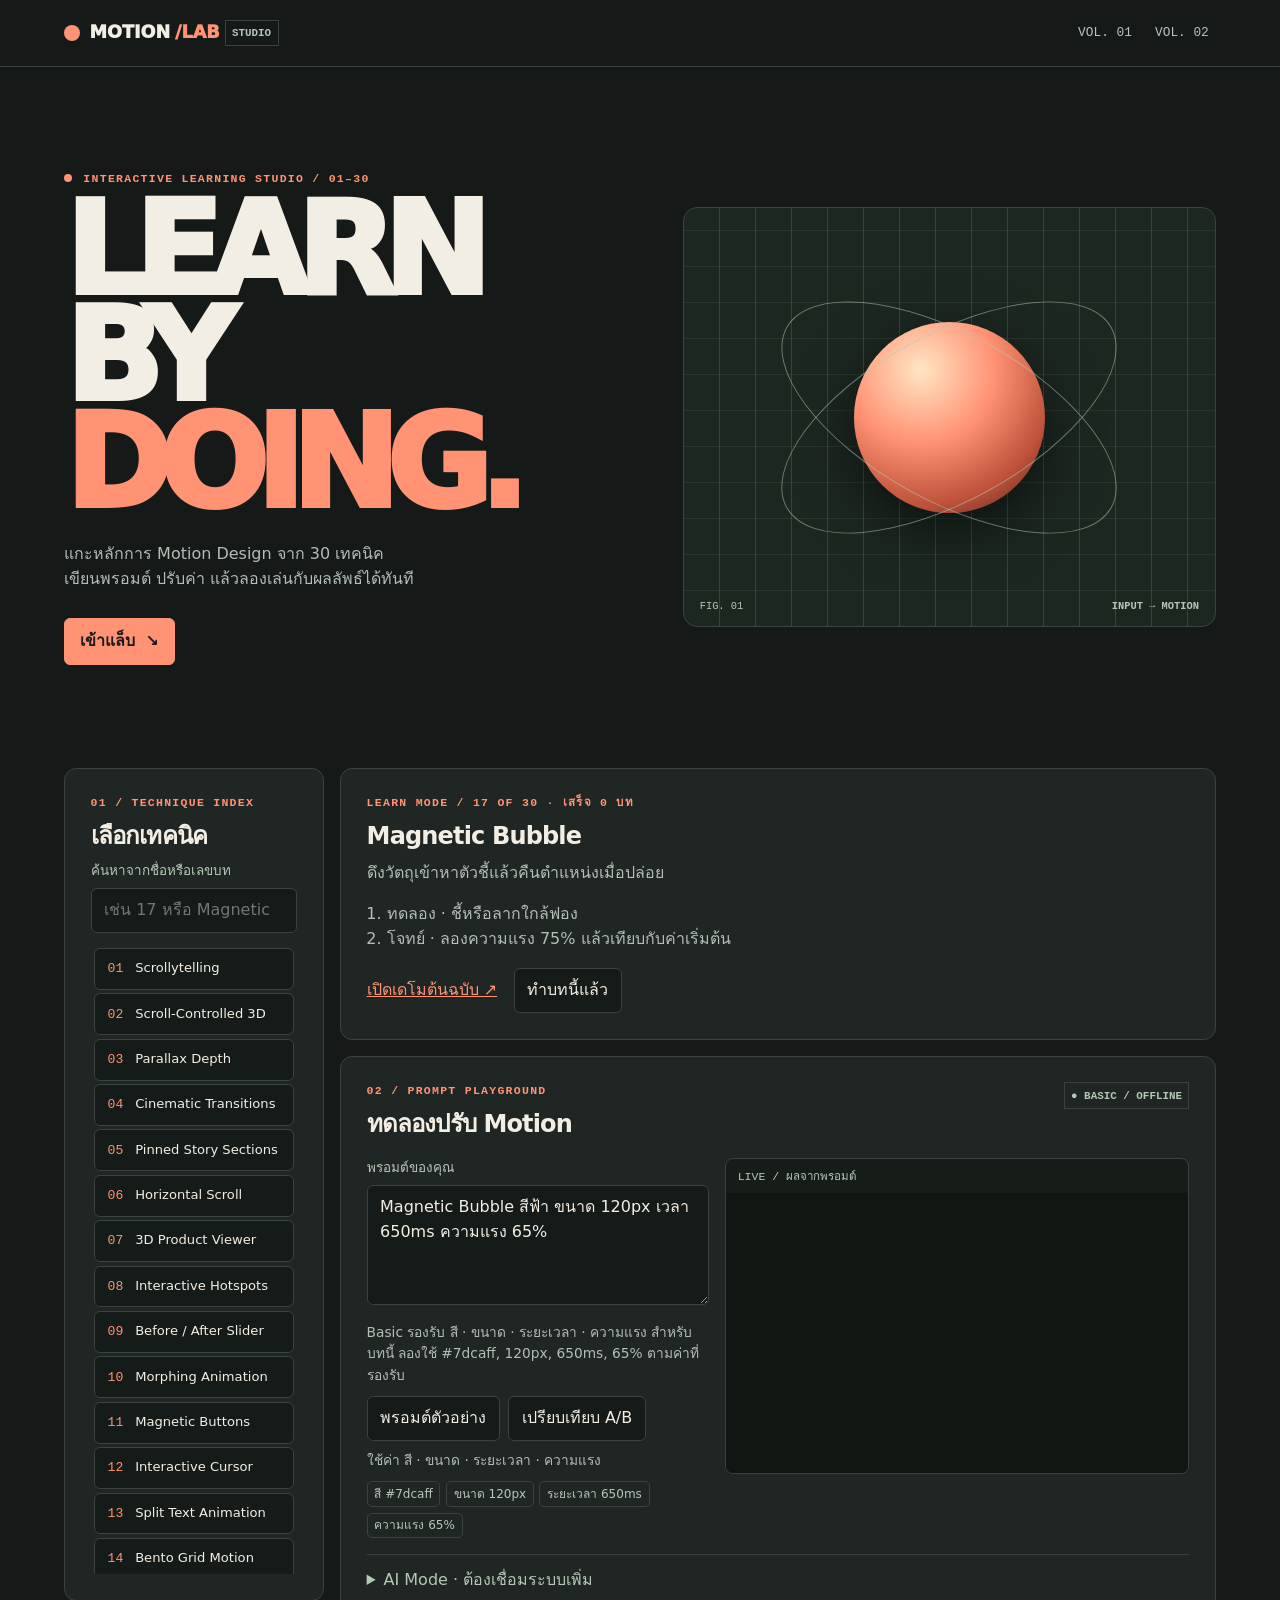
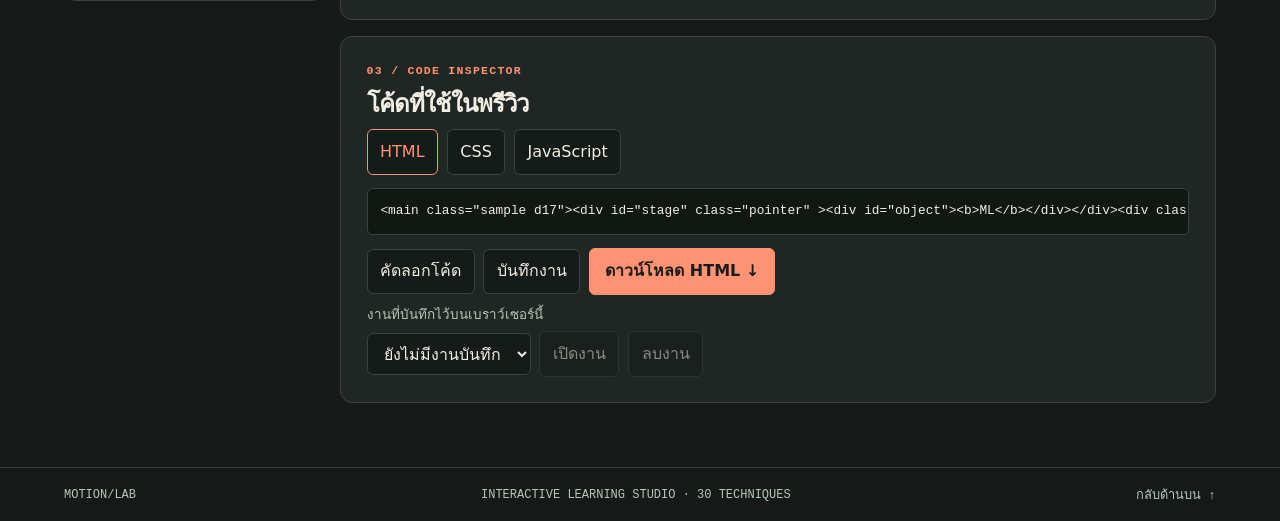
<file: learn.html>
<!doctype html>
<html lang="th">
<head>
<meta charset="utf-8">
<meta name="viewport" content="width=device-width, initial-scale=1">
<meta name="theme-color" content="#151918">
<meta name="description" content="MOTION LAB Interactive Learning Studio — 30 บทเรียนและพื้นที่ทดลอง Motion บนเว็บ">
<title>MOTION LAB / Learning Studio</title>
<link rel="stylesheet" href="learn.css">
<script src="learn-data.js" defer></script>
<script src="learn-engine.js" defer></script>
<script src="learn.js" defer></script>
</head>
<body id="top">
<header class="bar"><a class="brand" href="learn.html"><i aria-hidden="true"></i>MOTION<span>/LAB</span> <small>STUDIO</small></a><nav aria-label="เดโมต้นฉบับ"><a href="index.html#directory">VOL. 01</a><a href="vol02.html#index">VOL. 02</a></nav></header>
<main>
<section class="hero"><div><p class="eyebrow"><span></span> INTERACTIVE LEARNING STUDIO / 01–30</p><h1>LEARN BY<br><em>DOING.</em></h1><p class="intro">แกะหลักการ Motion Design จาก 30 เทคนิค เขียนพรอมต์ ปรับค่า แล้วลองเล่นกับผลลัพธ์ได้ทันที</p><a class="primary" href="#workspace">เข้าแล็บ <b aria-hidden="true">↘</b></a></div><div class="hero-art" aria-hidden="true"><div class="orbit a"></div><div class="orbit b"></div><div class="orb"></div><span>FIG. 01 <b>INPUT → MOTION</b></span></div></section>
<section class="workspace" id="workspace" aria-label="แล็บเรียนรู้">
<aside class="library"><p class="eyebrow">01 / TECHNIQUE INDEX</p><h2>เลือกเทคนิค</h2><label for="search">ค้นหาจากชื่อหรือเลขบท</label><input id="search" type="search" placeholder="เช่น 17 หรือ Magnetic"><div id="lesson-list" role="group" aria-label="บทเรียน"></div></aside>
<div class="content">
<section class="lesson" aria-labelledby="lesson-title"><p id="lesson-label" class="eyebrow"></p><h2 id="lesson-title"></h2><p id="principle"></p><ol><li id="observe"></li><li id="challenge"></li></ol><div class="actions"><a id="original" target="_blank" rel="noopener">เปิดเดโมต้นฉบับ ↗</a><button id="complete" type="button" aria-pressed="false">ทำบทนี้แล้ว</button></div></section>
<section class="playground" aria-labelledby="play-title">
<div class="panel-head"><div><p class="eyebrow">02 / PROMPT PLAYGROUND</p><h2 id="play-title">ทดลองปรับ Motion</h2></div><span class="tag">● BASIC / OFFLINE</span></div>
<div class="panels">
<div class="editor"><label for="prompt">พรอมต์ของคุณ</label><textarea id="prompt" rows="4" maxlength="420" spellcheck="false" aria-describedby="prompt-help"></textarea><p id="prompt-help">ลองระบุสี ขนาด (px) ระยะเวลา (ms/s) และความแรง (%) ใช้ไทยหรืออังกฤษได้ พารามิเตอร์ที่รองรับขึ้นด้านล่าง</p><div class="actions"><button id="reset" type="button">พรอมต์ตัวอย่าง</button><button id="compare" type="button" aria-pressed="false">เปรียบเทียบ A/B</button></div><p id="status" role="status"></p><div class="values" id="values"></div></div>
<div class="preview-stack"><div class="preview" id="before-panel" hidden><p>A / ค่าเริ่มต้น</p><iframe id="before" sandbox="allow-scripts" title="ผลลัพธ์ค่าเริ่มต้น"></iframe></div><div class="preview"><p id="after-label">LIVE / ผลจากพรอมต์</p><iframe id="after" sandbox="allow-scripts" title="ผลจากพรอมต์ล่าสุด"></iframe></div></div>
</div>
<details class="ai"><summary>AI Mode · ต้องเชื่อมระบบเพิ่ม</summary><p>Basic แปลงคำที่รองรับเป็นค่าของเทคนิคที่เลือกในเบราว์เซอร์ ส่วน AI Mode สำหรับตีความพรอมต์อิสระต้องมีเซิร์ฟเวอร์ที่เก็บ API key และส่งกลับเฉพาะข้อมูลที่ผ่านการตรวจสอบ ดูรูปแบบการเชื่อมต่อใน README ของโปรเจกต์</p></details>
</section>
<section class="tools" aria-labelledby="code-title"><p class="eyebrow">03 / CODE INSPECTOR</p><h2 id="code-title">โค้ดที่ใช้ในพรีวิว</h2><div class="actions" role="group" aria-label="เลือกภาษาโค้ด"><button data-code="html" aria-pressed="true">HTML</button><button data-code="css" aria-pressed="false">CSS</button><button data-code="js" aria-pressed="false">JavaScript</button></div><pre tabindex="0"><code id="code"></code></pre><div class="actions"><button id="copy">คัดลอกโค้ด</button><button id="save">บันทึกงาน</button><button class="primary" id="export">ดาวน์โหลด HTML ↓</button></div><p id="save-status" role="status"></p><label for="saved">งานที่บันทึกไว้บนเบราว์เซอร์นี้</label><div class="actions"><select id="saved"></select><button id="load">เปิดงาน</button><button id="remove">ลบงาน</button></div></section>
</div></section></main>
<footer>MOTION/LAB <span>INTERACTIVE LEARNING STUDIO · 30 TECHNIQUES</span><a href="#top">กลับด้านบน ↑</a></footer>
</body></html>
</file>
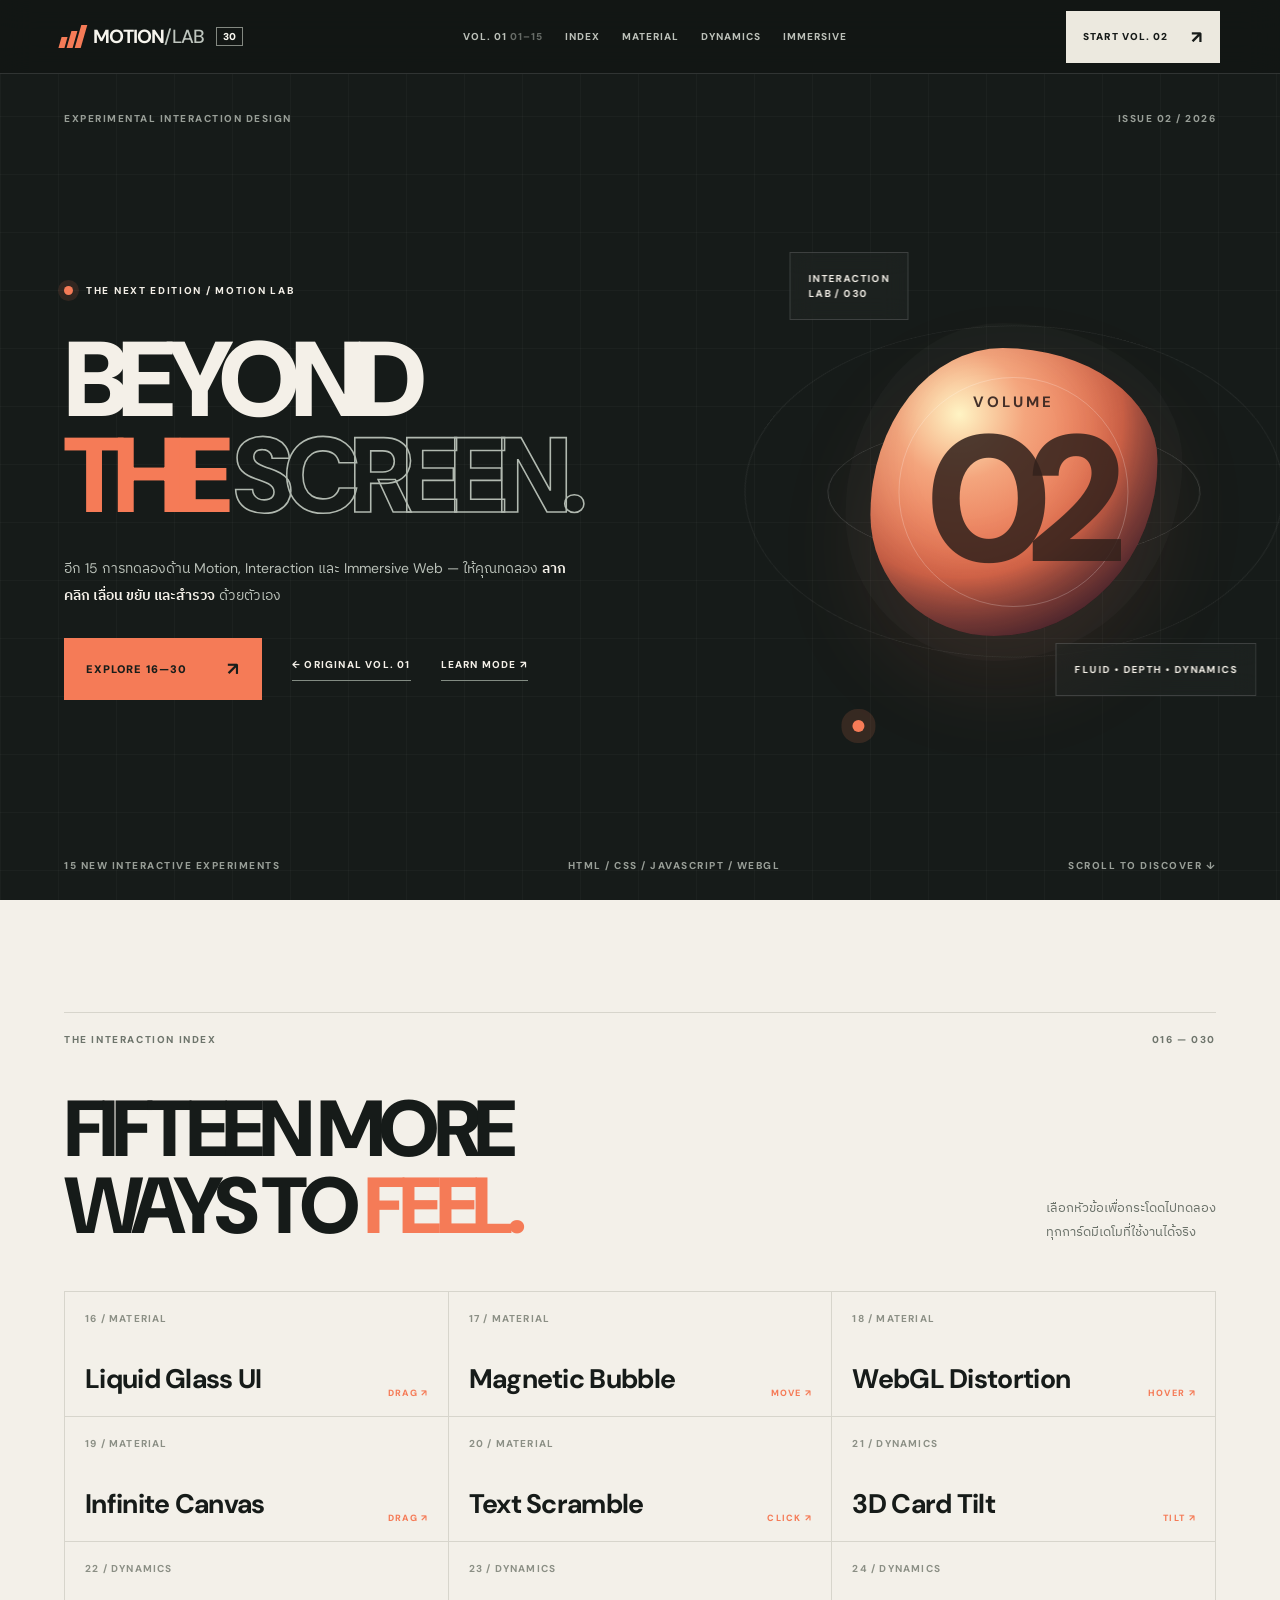
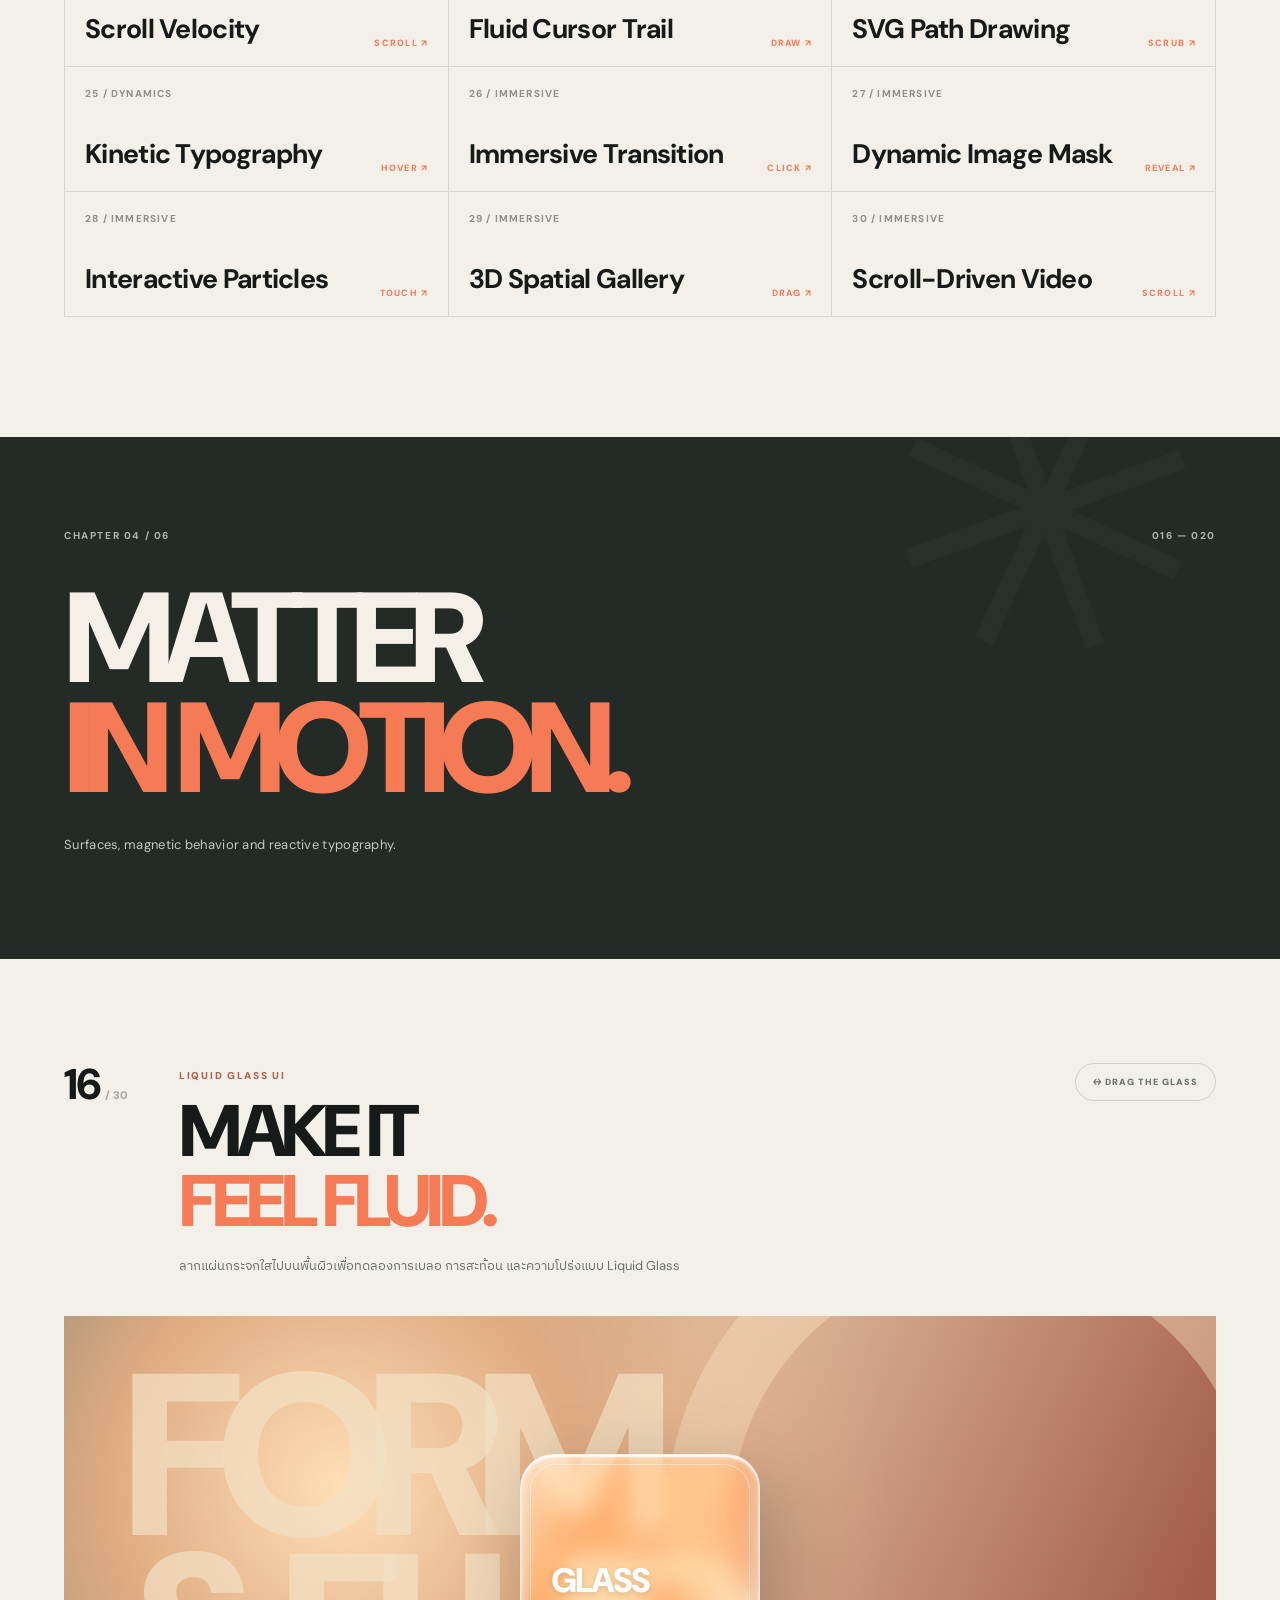
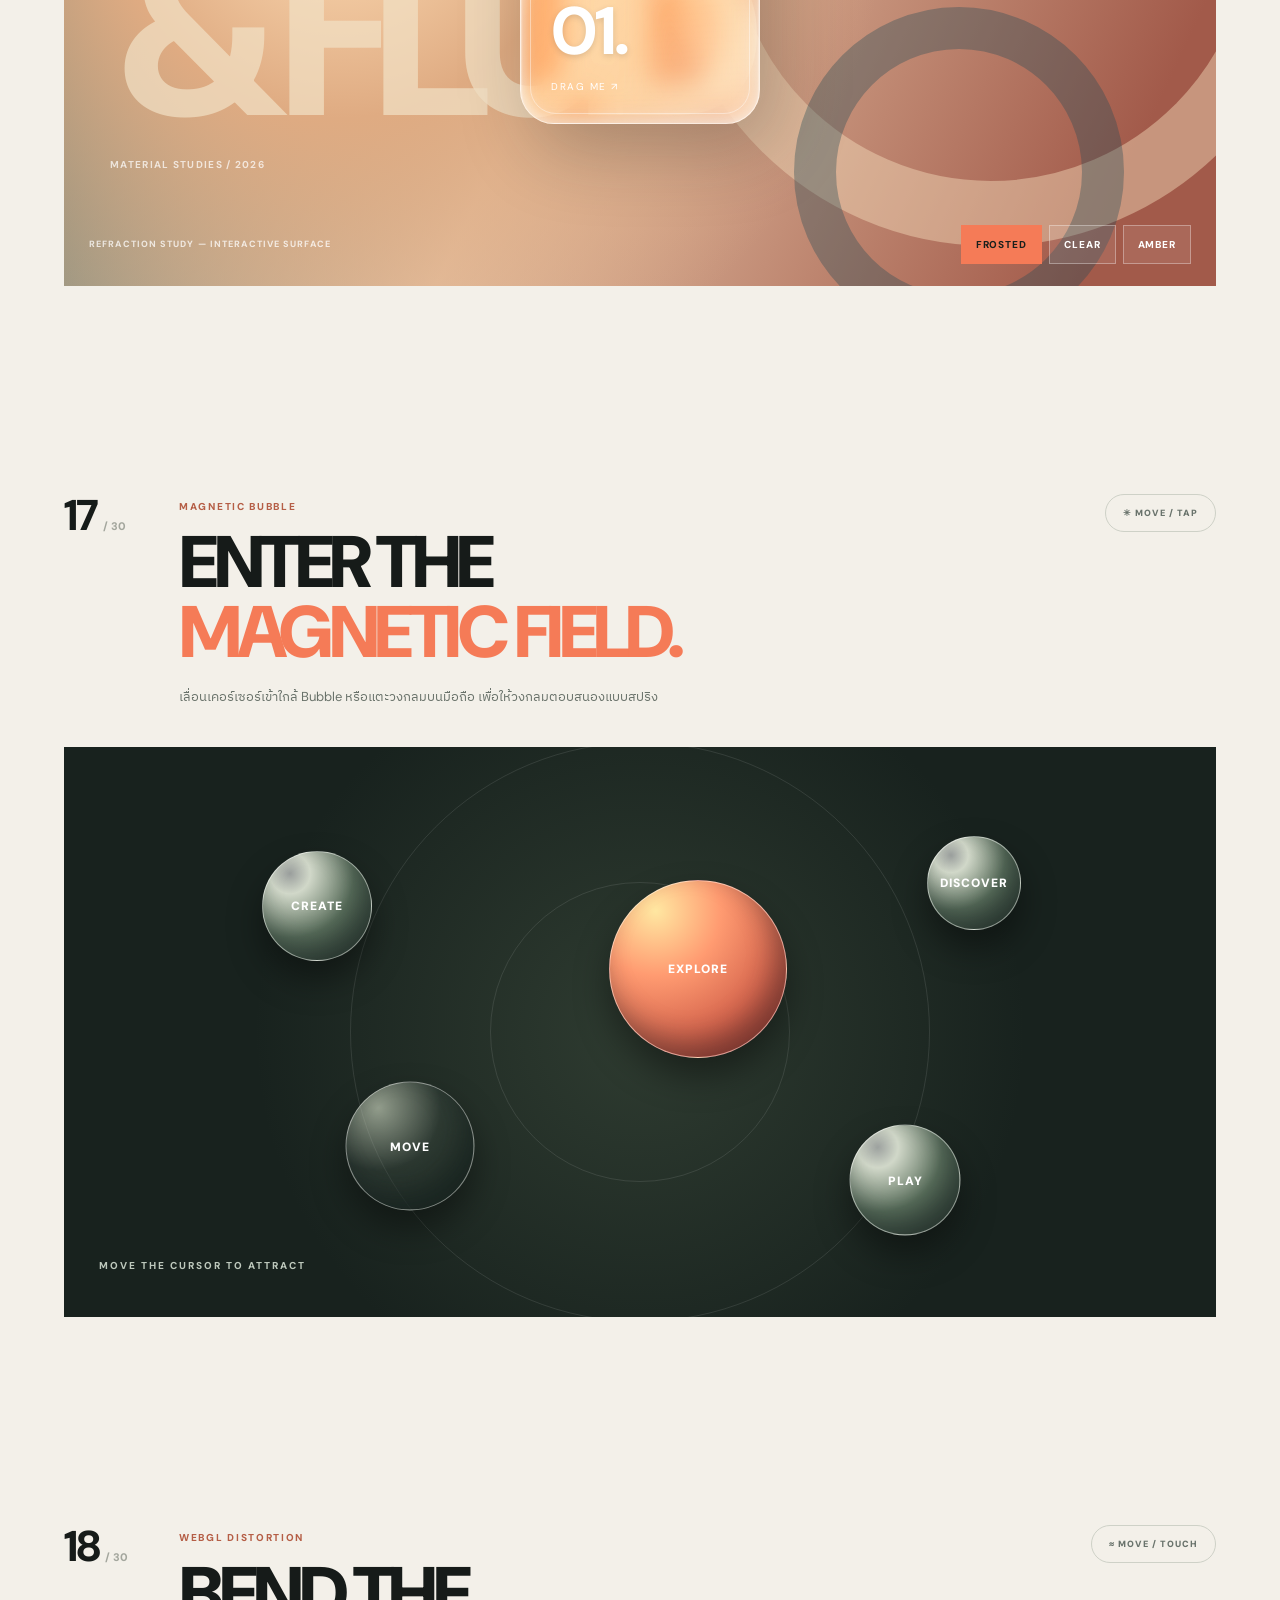
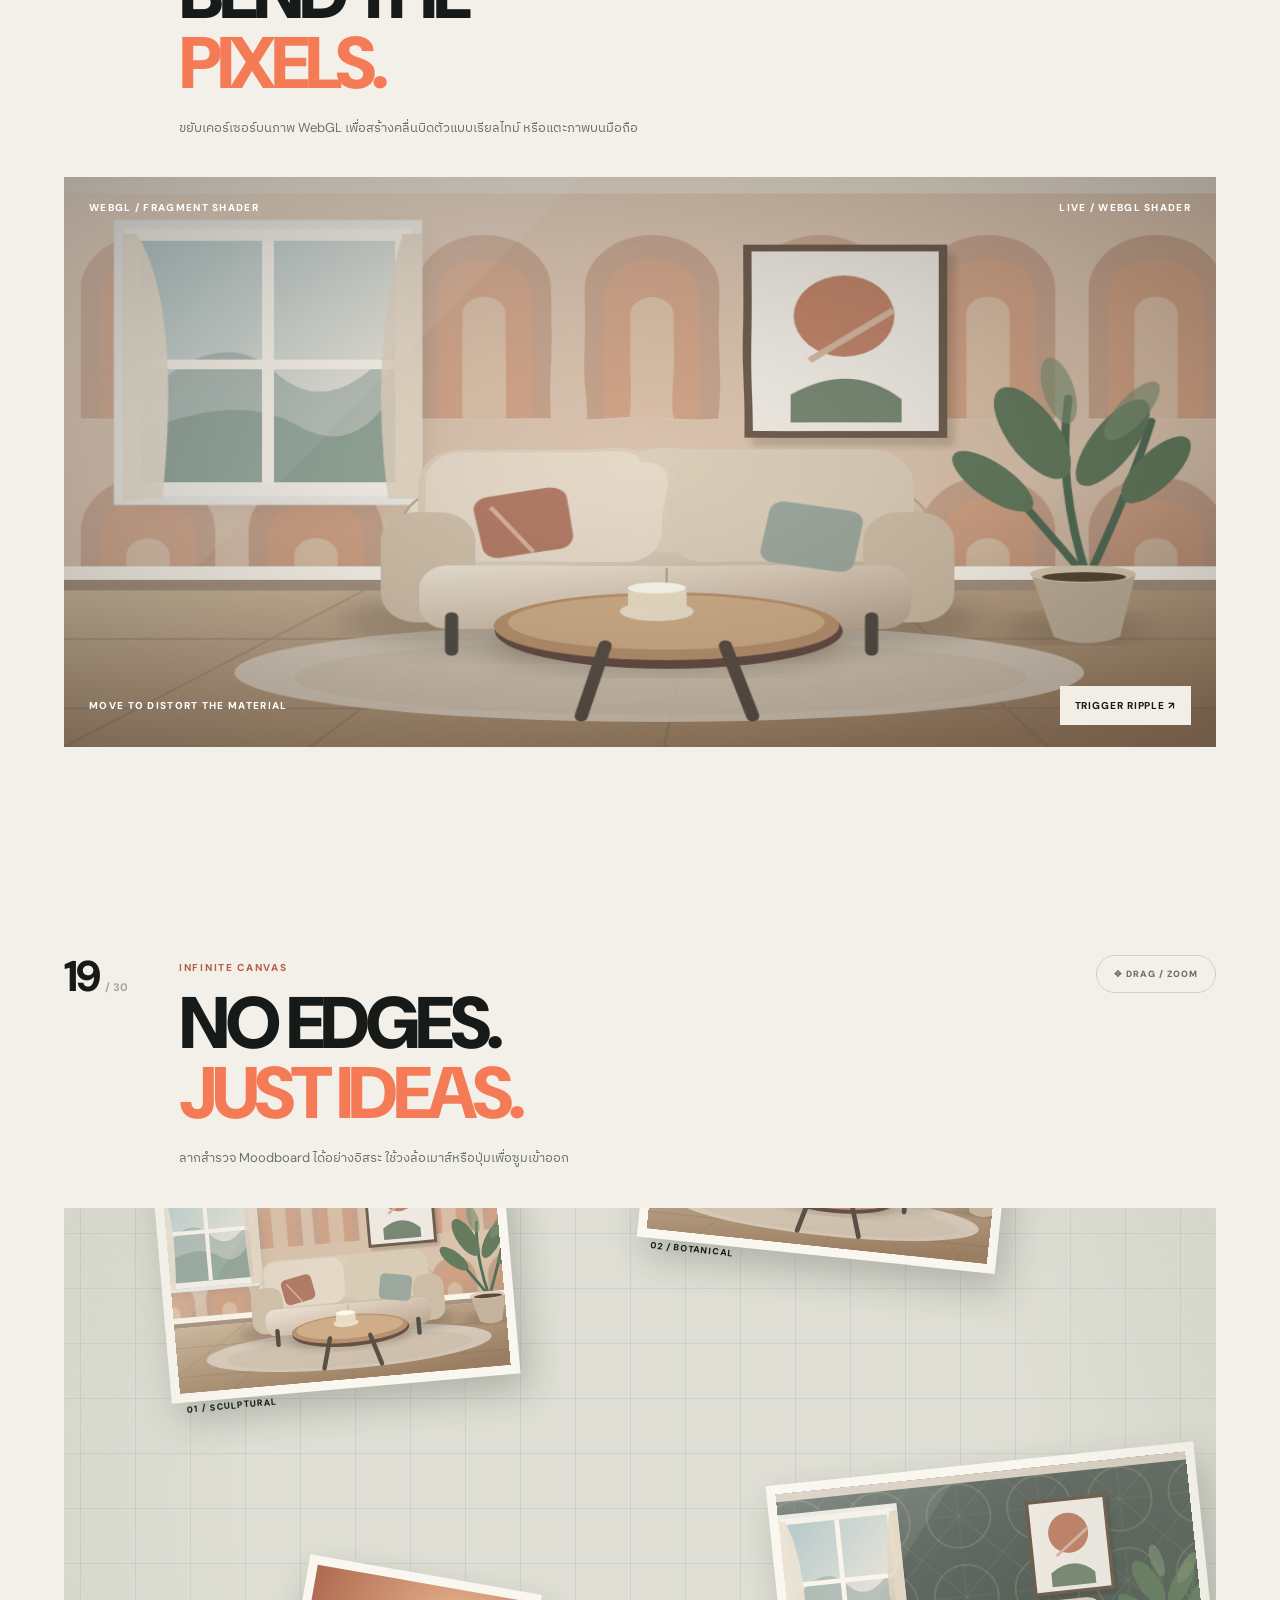
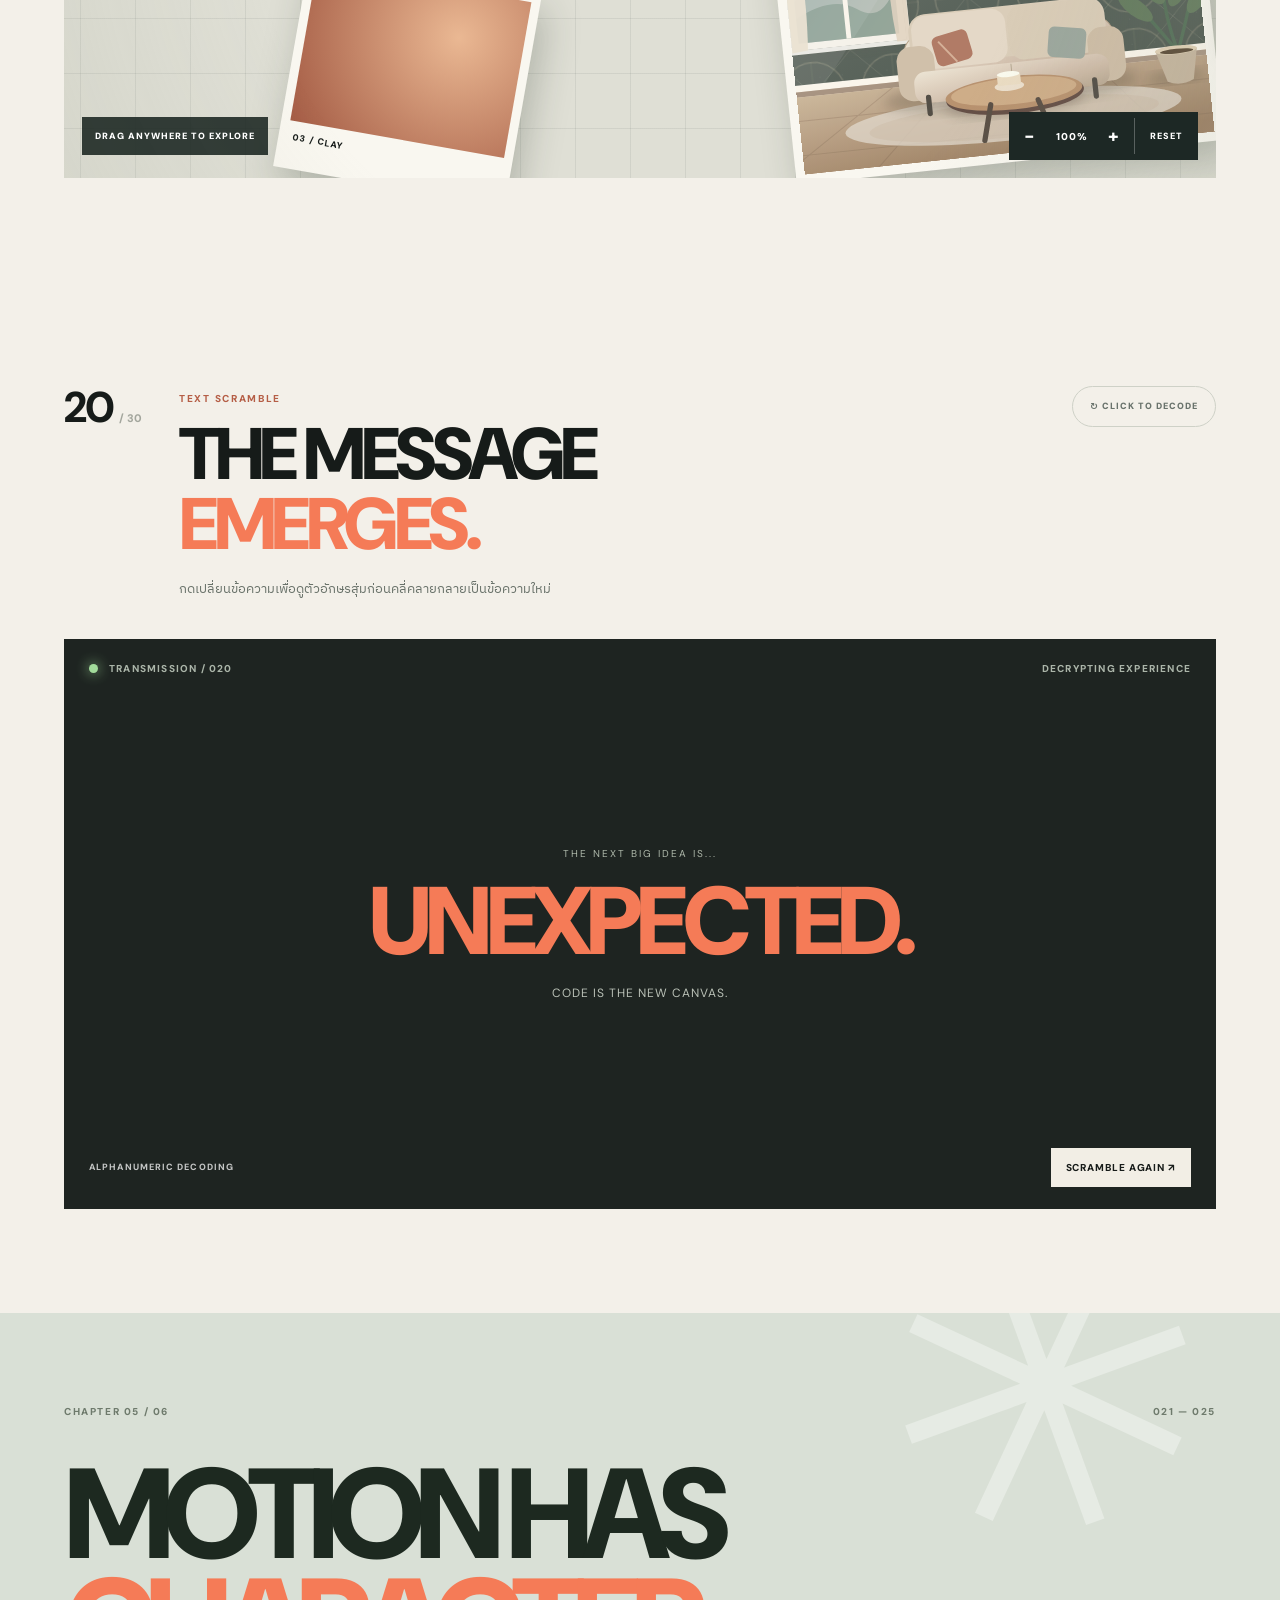
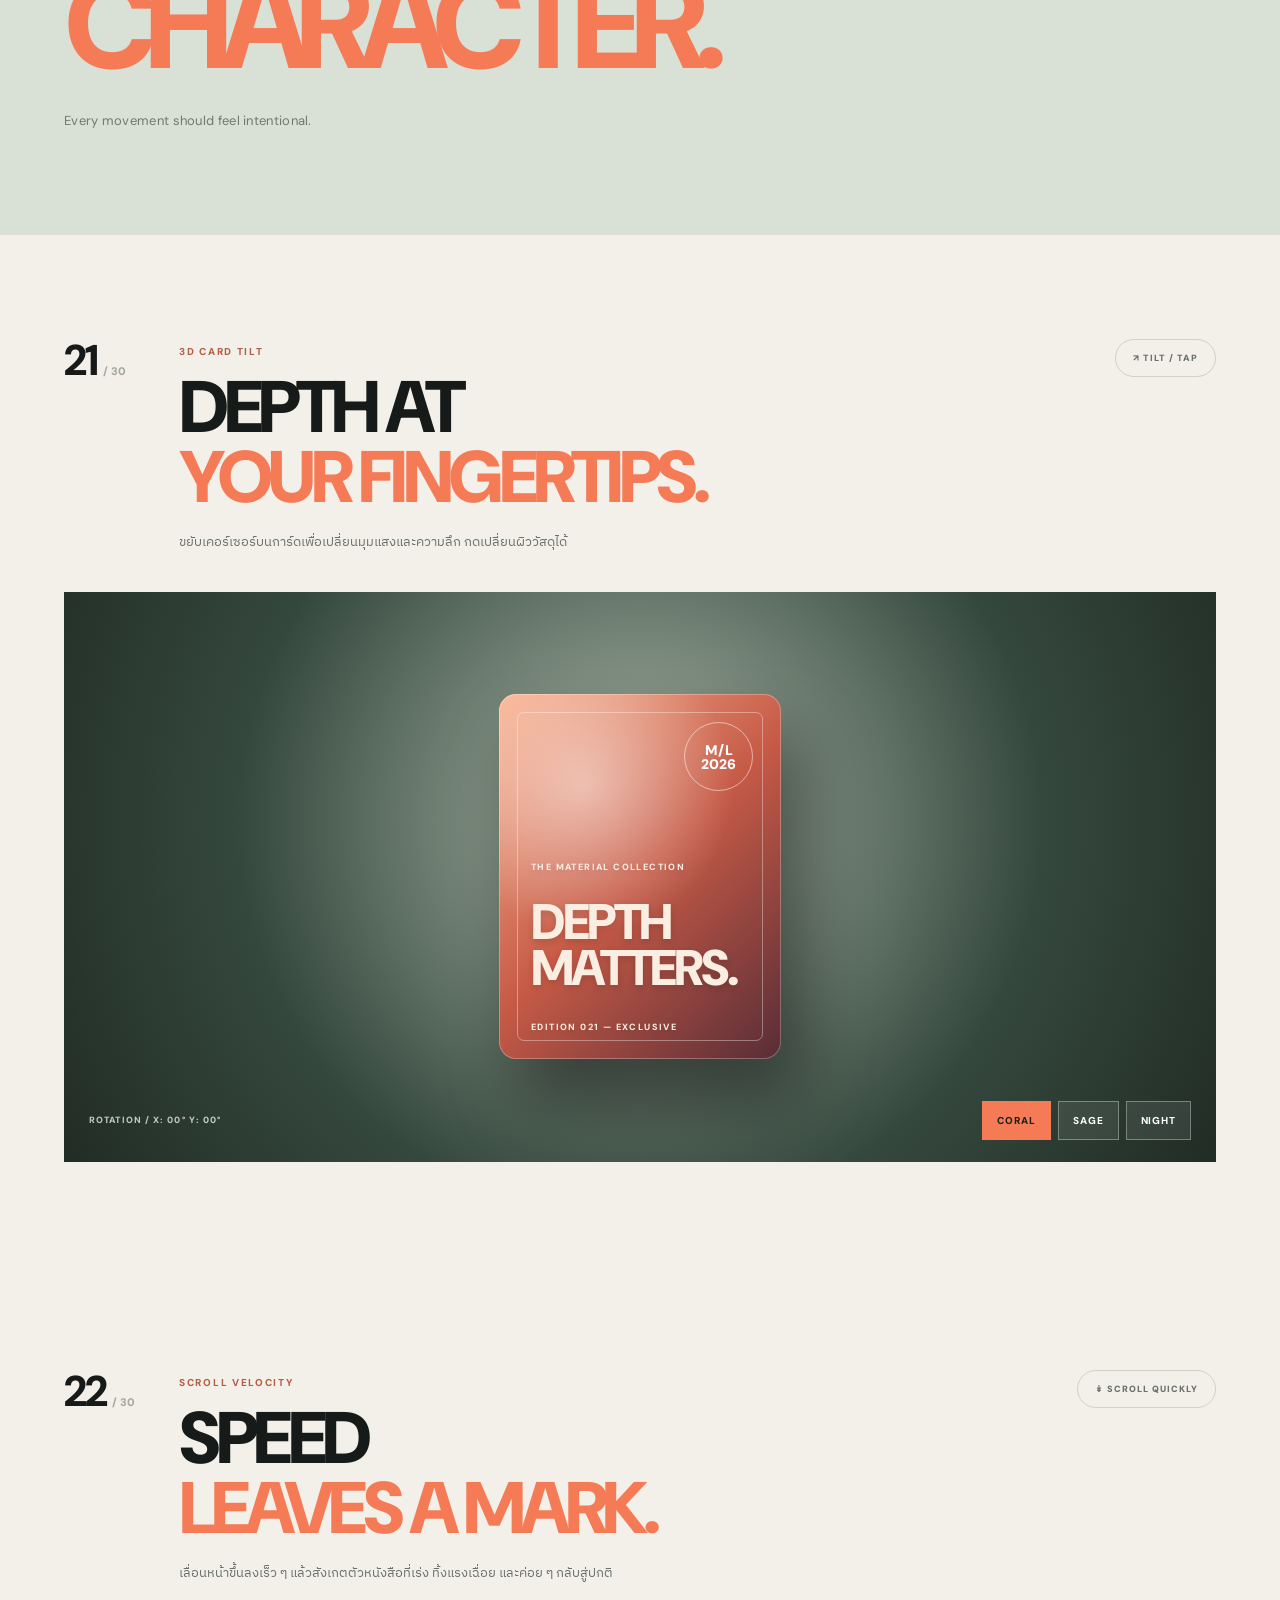
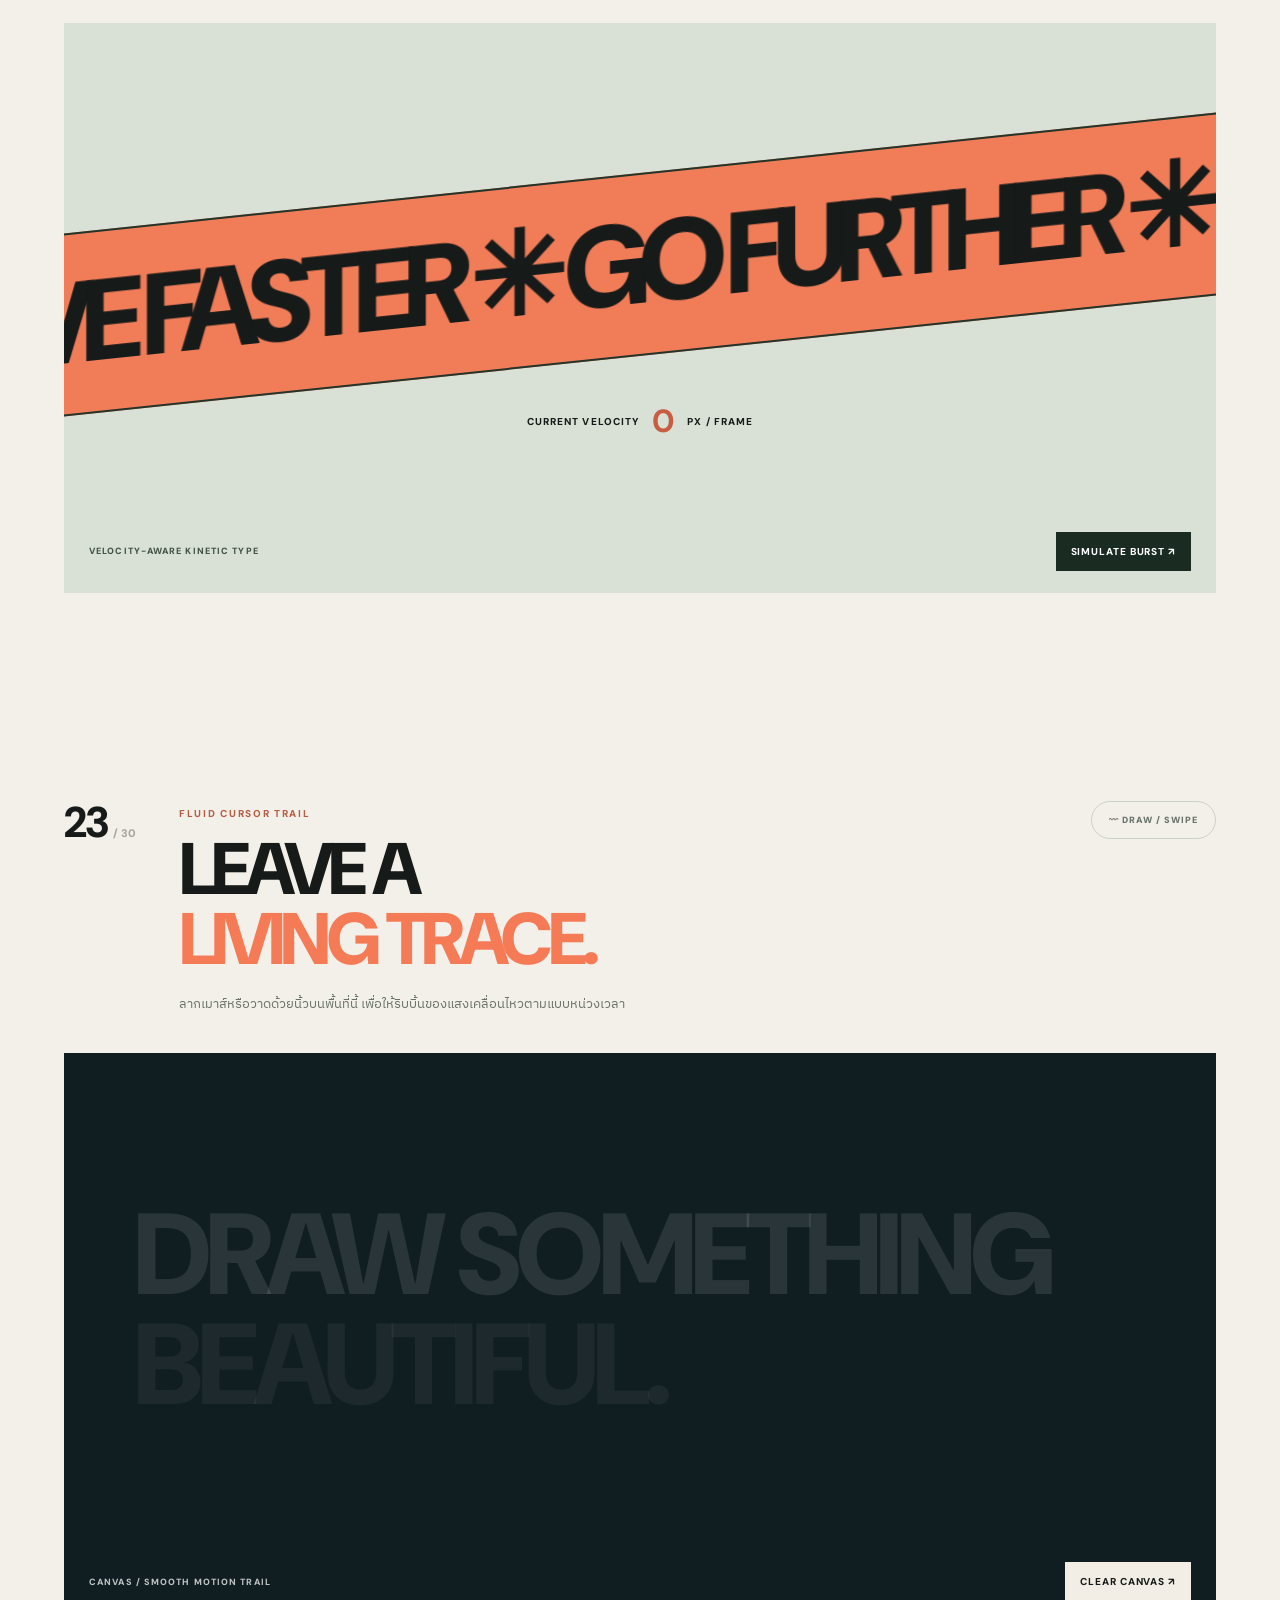
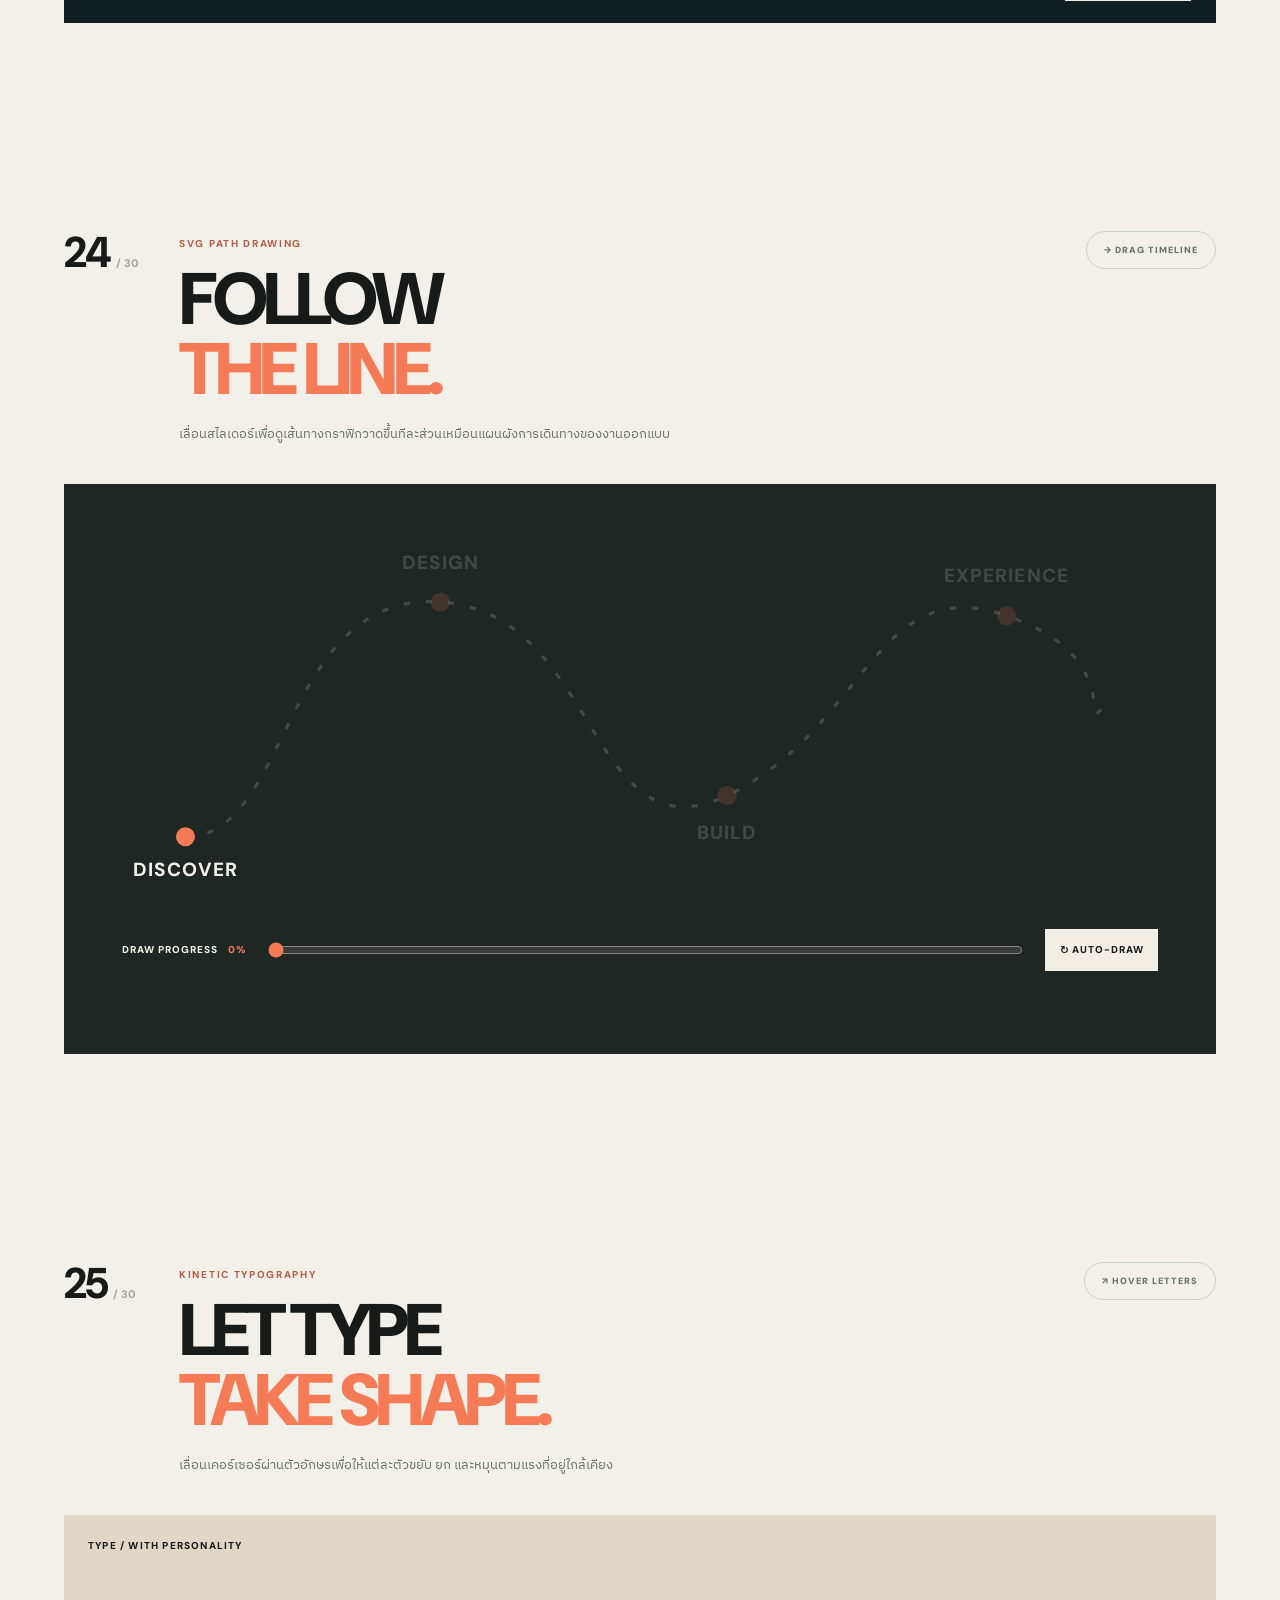
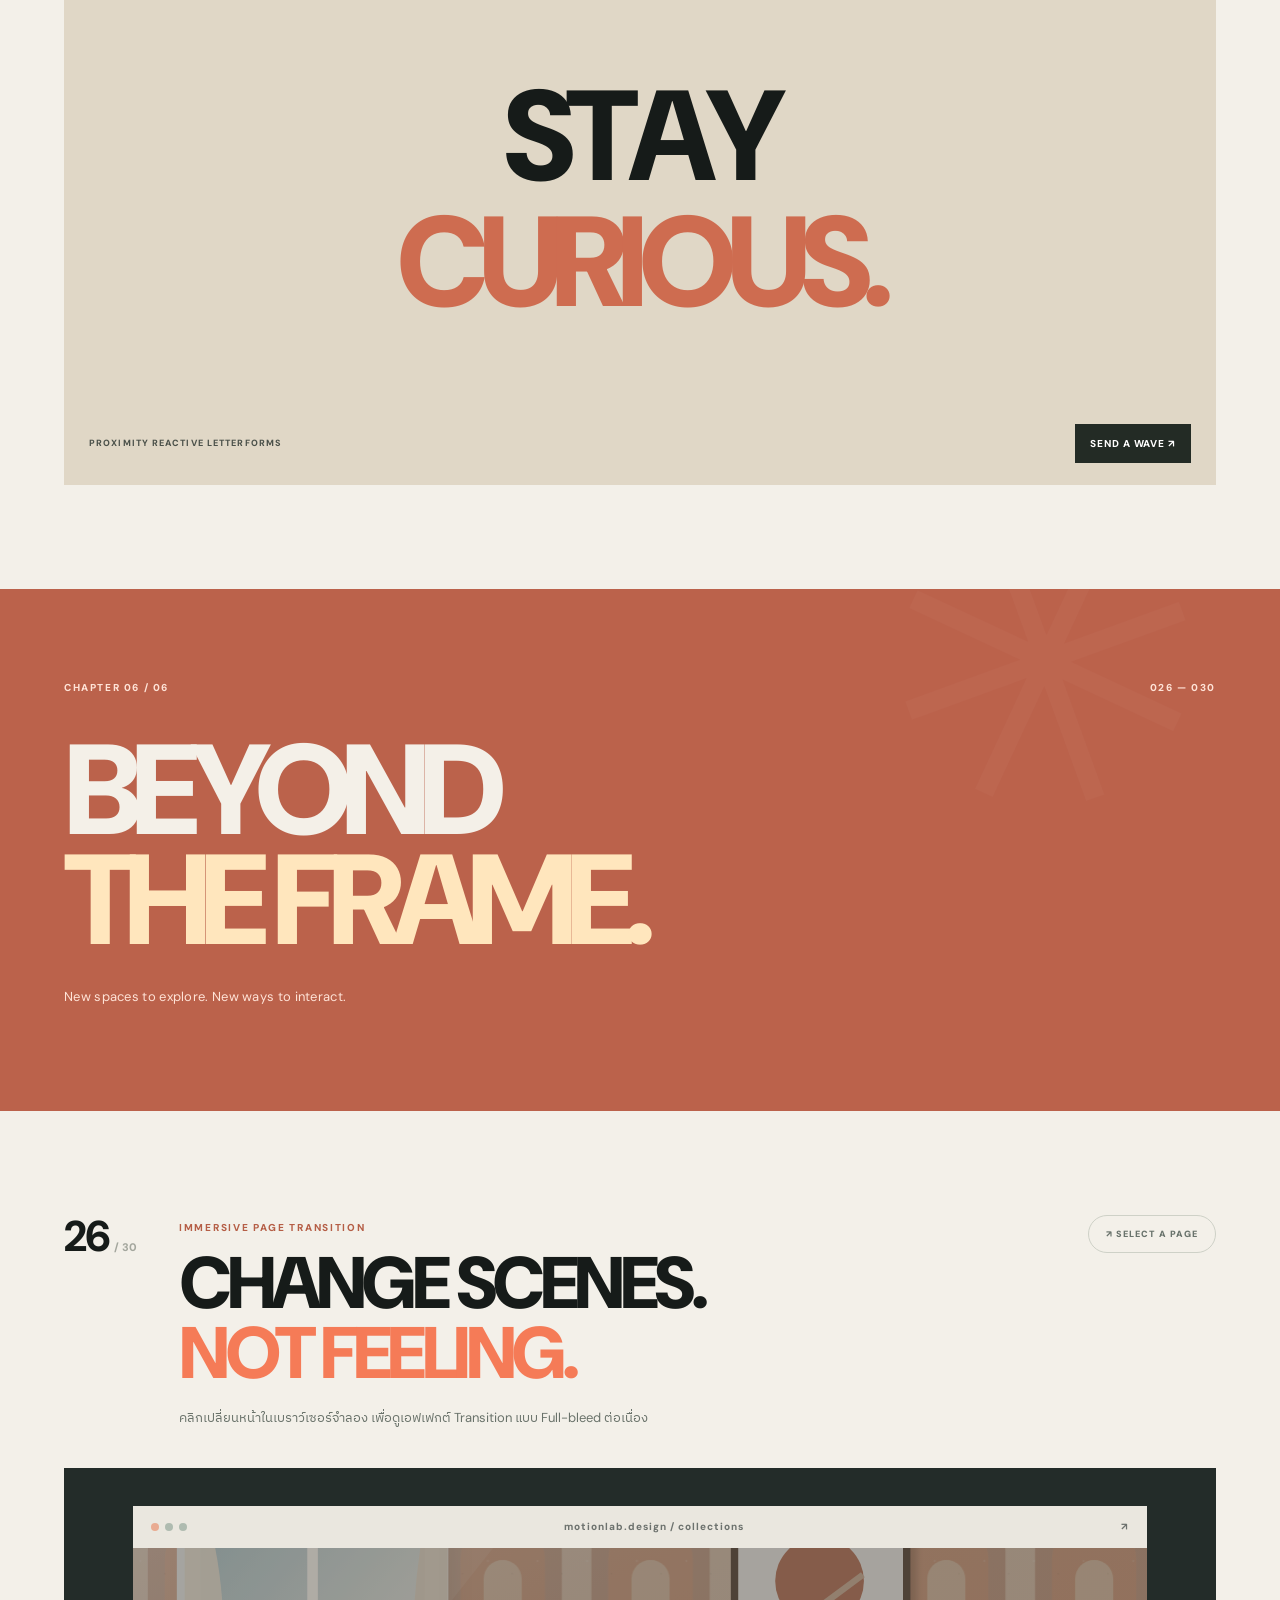
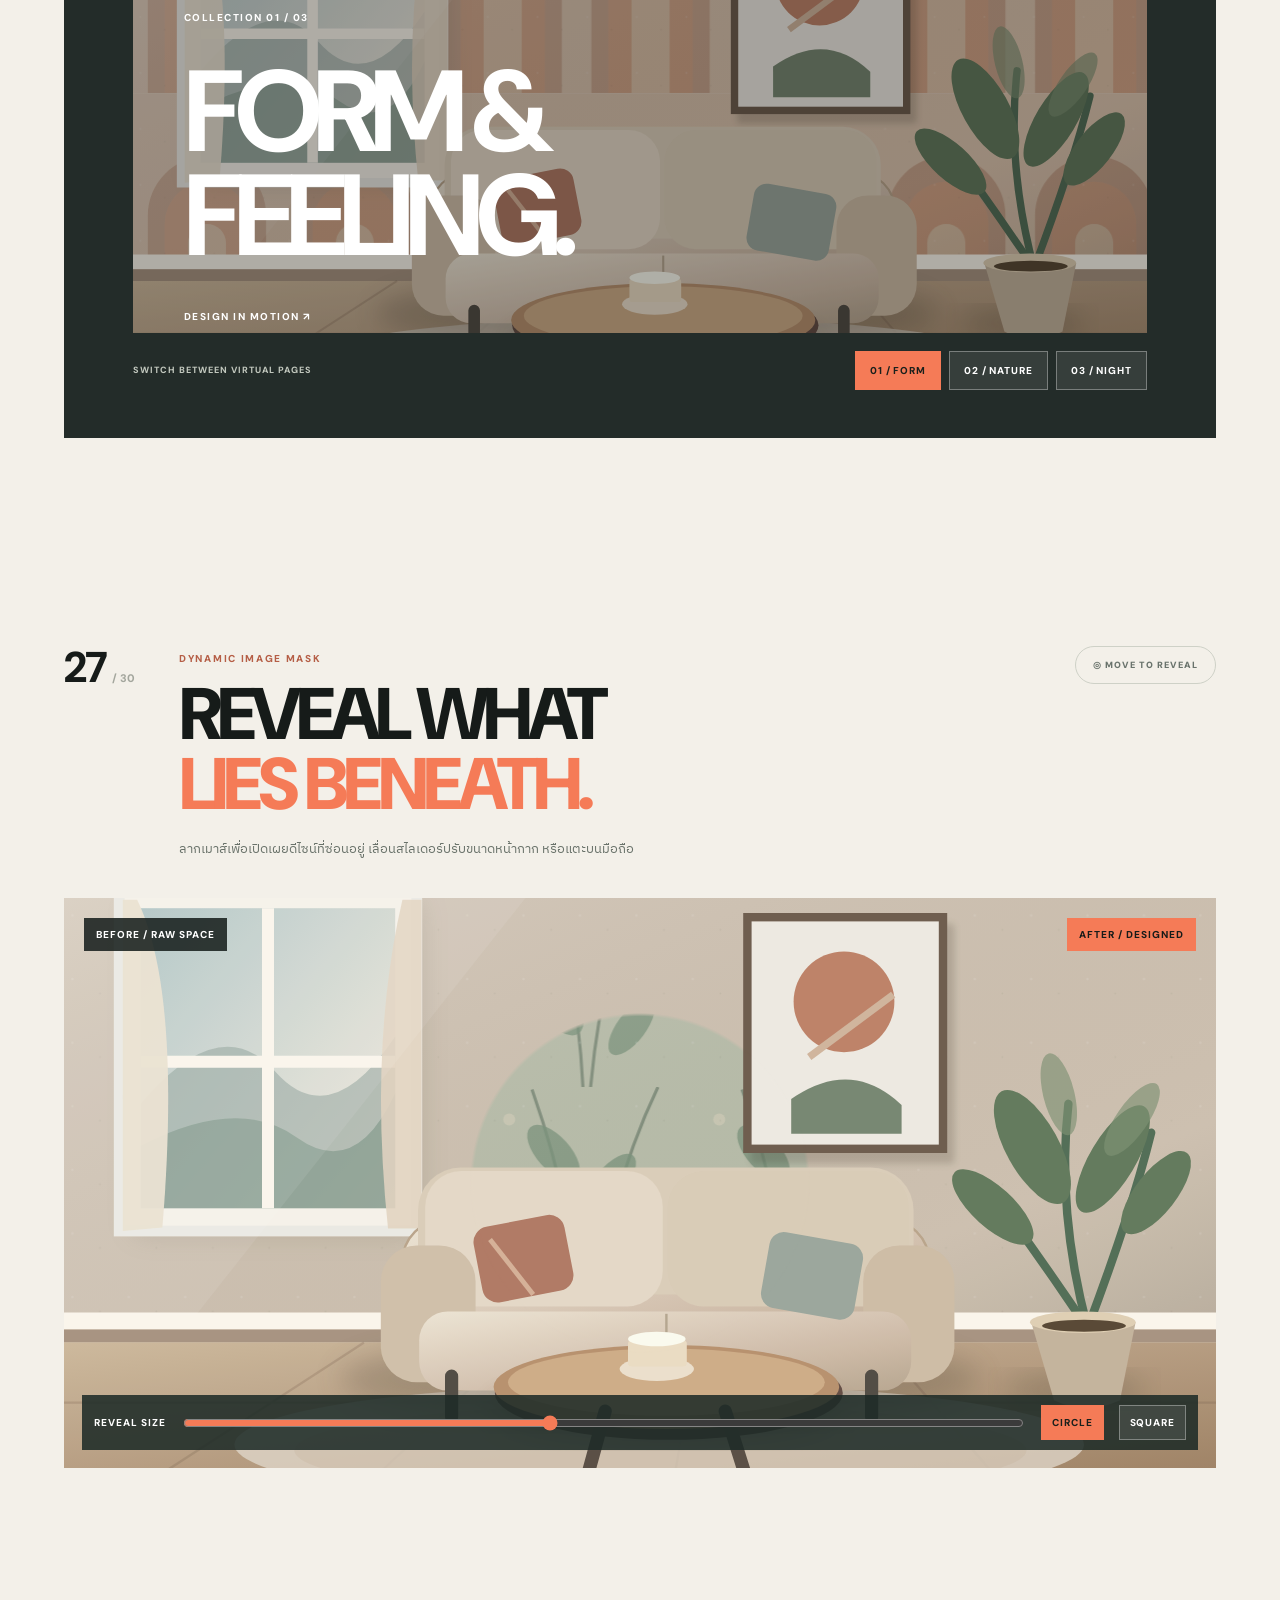
<file: vol02.html>
<!doctype html>
<html lang="th">
<head>
<meta charset="utf-8"><meta name="viewport" content="width=device-width, initial-scale=1">
<meta name="theme-color" content="#161b19"><meta name="description" content="MOTION LAB VOL.02 — 15 new interactive experiments. Liquid Glass, WebGL, Infinite Canvas, 3D Gallery, Scroll-Driven Video and more."><title>MOTION LAB / VOL. 02 — Experiments 16–30</title>
<link rel="preconnect" href="https://fonts.googleapis.com"><link rel="preconnect" href="https://fonts.gstatic.com" crossorigin><link href="https://fonts.googleapis.com/css2?family=DM+Sans:wght@400;500;600;700;800;900&family=IBM+Plex+Sans+Thai:wght@400;500;600;700&display=swap" rel="stylesheet"><link rel="stylesheet" href="vol02.css">
</head><body>
<div class="reading-line" id="readingLine"></div>
<header class="nav"><a class="logo" href="./index.html#home" aria-label="MOTION LAB Homepage"><span class="logo-bars"><i></i><i></i><i></i></span><b>MOTION<span>/LAB</span></b><small>30</small></a><nav class="nav-items" aria-label="Main navigation"><a href="./index.html#directory">VOL. 01 <span>01–15</span></a><a href="#index">INDEX</a><a href="#chapter-material">MATERIAL</a><a href="#chapter-dynamic">DYNAMICS</a><a href="#chapter-immersive">IMMERSIVE</a></nav><a class="nav-pill" href="#demo-16">START VOL. 02 <span>↗</span></a></header>
<main>
<section class="v-hero" id="home"><div class="hero-grain"></div><div class="hero-rail"><span>EXPERIMENTAL INTERACTION DESIGN</span><span>ISSUE 02 / 2026</span></div><div class="hero-grid"><div class="hero-words"><span class="overline"><i></i> THE NEXT EDITION / MOTION LAB</span><h1>BEYOND<br><em>THE</em> <span class="outline">SCREEN.</span></h1><p>อีก 15 การทดลองด้าน Motion, Interaction และ Immersive Web — ให้คุณทดลอง <strong>ลาก คลิก เลื่อน ขยับ และสำรวจ</strong> ด้วยตัวเอง</p><div class="hero-buttons"><a class="solid-btn" href="#demo-16">EXPLORE 16—30 <b>↗</b></a><a class="text-button" href="./index.html#directory">← ORIGINAL VOL. 01</a><a class="text-button" href="learn.html">LEARN MODE ↗</a></div></div><div class="hero-art" aria-hidden="true"><div class="halo halo-1"></div><div class="halo halo-2"></div><div class="hero-core"><span>VOLUME<br><strong>02</strong></span></div><div class="hero-tag tag-1">INTERACTION<br>LAB / 030</div><div class="hero-tag tag-2">FLUID • DEPTH • DYNAMICS</div><div class="hero-orbit-dot"></div></div></div><div class="hero-foot"><span>15 NEW INTERACTIVE EXPERIMENTS</span><span>HTML / CSS / JAVASCRIPT / WEBGL</span><span>SCROLL TO DISCOVER ↓</span></div></section>
<section class="index-section wrap" id="index"><div class="top-note"><span>THE INTERACTION INDEX</span><span>016 — 030</span></div><div class="index-intro"><h2>FIFTEEN MORE<br>WAYS TO <em>FEEL.</em></h2><p>เลือกหัวข้อเพื่อกระโดดไปทดลอง<br>ทุกการ์ดมีเดโมที่ใช้งานได้จริง</p></div><div class="index-cards">
<a href="#demo-16"><small>16 / MATERIAL</small><b>Liquid Glass UI</b><span>DRAG ↗</span></a><a href="#demo-17"><small>17 / MATERIAL</small><b>Magnetic Bubble</b><span>MOVE ↗</span></a><a href="#demo-18"><small>18 / MATERIAL</small><b>WebGL Distortion</b><span>HOVER ↗</span></a><a href="#demo-19"><small>19 / MATERIAL</small><b>Infinite Canvas</b><span>DRAG ↗</span></a><a href="#demo-20"><small>20 / MATERIAL</small><b>Text Scramble</b><span>CLICK ↗</span></a><a href="#demo-21"><small>21 / DYNAMICS</small><b>3D Card Tilt</b><span>TILT ↗</span></a><a href="#demo-22"><small>22 / DYNAMICS</small><b>Scroll Velocity</b><span>SCROLL ↗</span></a><a href="#demo-23"><small>23 / DYNAMICS</small><b>Fluid Cursor Trail</b><span>DRAW ↗</span></a><a href="#demo-24"><small>24 / DYNAMICS</small><b>SVG Path Drawing</b><span>SCRUB ↗</span></a><a href="#demo-25"><small>25 / DYNAMICS</small><b>Kinetic Typography</b><span>HOVER ↗</span></a><a href="#demo-26"><small>26 / IMMERSIVE</small><b>Immersive Transition</b><span>CLICK ↗</span></a><a href="#demo-27"><small>27 / IMMERSIVE</small><b>Dynamic Image Mask</b><span>REVEAL ↗</span></a><a href="#demo-28"><small>28 / IMMERSIVE</small><b>Interactive Particles</b><span>TOUCH ↗</span></a><a href="#demo-29"><small>29 / IMMERSIVE</small><b>3D Spatial Gallery</b><span>DRAG ↗</span></a><a href="#demo-30"><small>30 / IMMERSIVE</small><b>Scroll-Driven Video</b><span>SCROLL ↗</span></a></div></section>
<div id="chapter-material" class="chapter-banner"><div class="wrap"><div class="chapter-meta">CHAPTER 04 / 06 <span>016 — 020</span></div><h2>MATTER<br><em>IN MOTION.</em></h2><p>Surfaces, magnetic behavior and reactive typography.</p></div></div>
<section id="demo-16" class="experiment wrap"><div class="ex-head"><div class="ex-index">16 <small>/ 30</small></div><div><span class="eyebrow">LIQUID GLASS UI</span><h3>MAKE IT<br><em>FEEL FLUID.</em></h3><p>ลากแผ่นกระจกใสไปบนพื้นผิวเพื่อทดลองการเบลอ การสะท้อน และความโปร่งแบบ Liquid Glass</p></div><span class="action-hint">↔ DRAG THE GLASS</span></div><div class="stage glass-stage" id="glassStage"><div class="glass-surface"><span>FORM<br>&amp; FLUID</span><div class="glass-arc arc-one"></div><div class="glass-arc arc-two"></div><div class="glass-surface-note">MATERIAL STUDIES / 2026</div></div><div class="glass-object" id="glassObject" role="img" aria-label="แผ่นกระจกแบบลากได้"><div class="glass-shine"></div><span>GLASS<br><strong>01.</strong></span><small>DRAG ME ↗</small></div><div class="stage-bottom"><span>REFRACTION STUDY — INTERACTIVE SURFACE</span><div class="control-group"><button class="chip active" data-glass="frost" aria-pressed="true">FROSTED</button><button class="chip" data-glass="clear" aria-pressed="false">CLEAR</button><button class="chip" data-glass="amber" aria-pressed="false">AMBER</button></div></div></div></section>
<section id="demo-17" class="experiment wrap"><div class="ex-head"><div class="ex-index">17 <small>/ 30</small></div><div><span class="eyebrow">MAGNETIC BUBBLE</span><h3>ENTER THE<br><em>MAGNETIC FIELD.</em></h3><p>เลื่อนเคอร์เซอร์เข้าใกล้ Bubble หรือแตะวงกลมบนมือถือ เพื่อให้วงกลมตอบสนองแบบสปริง</p></div><span class="action-hint">✳ MOVE / TAP</span></div><div class="stage bubble-stage" id="bubbleStage"><div class="bubble-orbit"></div><div class="bubble-orbit inner"></div><button class="bubble" style="--x:22%;--y:28%;--size:110px" data-bubble="CREATE" aria-label="CREATE">CREATE</button><button class="bubble accent" style="--x:55%;--y:39%;--size:178px" data-bubble="EXPLORE" aria-label="EXPLORE">EXPLORE</button><button class="bubble" style="--x:79%;--y:24%;--size:94px" data-bubble="DISCOVER" aria-label="DISCOVER">DISCOVER</button><button class="bubble outline-b" style="--x:30%;--y:70%;--size:129px" data-bubble="MOVE" aria-label="MOVE">MOVE</button><button class="bubble" style="--x:73%;--y:76%;--size:111px" data-bubble="PLAY" aria-label="PLAY">PLAY</button><span class="bubble-status" id="bubbleStatus">MOVE THE CURSOR TO ATTRACT</span></div></section>
<section id="demo-18" class="experiment wrap"><div class="ex-head"><div class="ex-index">18 <small>/ 30</small></div><div><span class="eyebrow">WEBGL DISTORTION</span><h3>BEND THE<br><em>PIXELS.</em></h3><p>ขยับเคอร์เซอร์บนภาพ WebGL เพื่อสร้างคลื่นบิดตัวแบบเรียลไทม์ หรือแตะภาพบนมือถือ</p></div><span class="action-hint">≈ MOVE / TOUCH</span></div><div class="stage shader-stage" id="shaderStage"><canvas id="shaderCanvas" aria-label="Interactive WebGL ripple distortion"></canvas><div class="shader-head"><span>WEBGL / FRAGMENT SHADER</span><span id="shaderState">GPU RENDERING</span></div><div class="shader-bottom"><span>MOVE TO DISTORT THE MATERIAL</span><button class="minor-btn" id="shaderPulse">TRIGGER RIPPLE ↗</button></div></div></section>
<section id="demo-19" class="experiment wrap"><div class="ex-head"><div class="ex-index">19 <small>/ 30</small></div><div><span class="eyebrow">INFINITE CANVAS</span><h3>NO EDGES.<br><em>JUST IDEAS.</em></h3><p>ลากสำรวจ Moodboard ได้อย่างอิสระ ใช้วงล้อเมาส์หรือปุ่มเพื่อซูมเข้าออก</p></div><span class="action-hint">✥ DRAG / ZOOM</span></div><div class="stage canvas-stage" id="infiniteCanvas"><div class="canvas-world" id="canvasWorld"><div class="canvas-node node-one"><img src="assets/room-after.svg" alt="Warm interior"><span>01 / SCULPTURAL</span></div><div class="canvas-node node-two"><img src="assets/room-sage.svg" alt="Sage interior"><span>02 / BOTANICAL</span></div><div class="canvas-node node-three"><div class="canvas-color color-swatch-one"></div><span>03 / CLAY</span></div><div class="canvas-node node-four"><img src="assets/room-night.svg" alt="Night interior"><span>04 / NOCTURNE</span></div><div class="canvas-node node-five"><div class="canvas-poster">SPACE<br><em>IS A</em><br>CANVAS.</div><span>05 / TYPOGRAPHY</span></div><div class="canvas-node node-six"><img src="assets/room-sand.svg" alt="Neutral interior"><span>06 / SOFT LINES</span></div></div><div class="canvas-toolbar"><span>DRAG ANYWHERE TO EXPLORE</span><div><button id="canvasMinus" aria-label="Zoom out">−</button><output id="canvasZoom">100%</output><button id="canvasPlus" aria-label="Zoom in">+</button><button id="canvasReset">RESET</button></div></div></div></section>
<section id="demo-20" class="experiment wrap"><div class="ex-head"><div class="ex-index">20 <small>/ 30</small></div><div><span class="eyebrow">TEXT SCRAMBLE</span><h3>THE MESSAGE<br><em>EMERGES.</em></h3><p>กดเปลี่ยนข้อความเพื่อดูตัวอักษรสุ่มก่อนคลี่คลายกลายเป็นข้อความใหม่</p></div><span class="action-hint">↻ CLICK TO DECODE</span></div><div class="stage scramble-stage"><div class="terminal-bar"><span class="led"></span> TRANSMISSION / 020 <span>DECRYPTING EXPERIENCE</span></div><div class="scramble-core"><small>THE NEXT BIG IDEA IS...</small><div id="scrambleText" aria-live="polite">UNEXPECTED.</div><p id="scrambleDescription">CODE IS THE NEW CANVAS.</p></div><div class="stage-bottom"><span>ALPHANUMERIC DECODING</span><button class="minor-btn" id="scrambleNext">SCRAMBLE AGAIN ↗</button></div></div></section>
<div id="chapter-dynamic" class="chapter-banner light-chapter"><div class="wrap"><div class="chapter-meta">CHAPTER 05 / 06 <span>021 — 025</span></div><h2>MOTION HAS<br><em>CHARACTER.</em></h2><p>Every movement should feel intentional.</p></div></div>
<section id="demo-21" class="experiment wrap"><div class="ex-head"><div class="ex-index">21 <small>/ 30</small></div><div><span class="eyebrow">3D CARD TILT</span><h3>DEPTH AT<br><em>YOUR FINGERTIPS.</em></h3><p>ขยับเคอร์เซอร์บนการ์ดเพื่อเปลี่ยนมุมแสงและความลึก กดเปลี่ยนผิววัสดุได้</p></div><span class="action-hint">↗ TILT / TAP</span></div><div class="stage tilt-stage" id="tiltStage"><div class="tilt-perspective"><div class="tilt-card" id="tiltCard" tabindex="0" aria-label="Three dimensional tilt card"><div class="tilt-glare" id="tiltGlare"></div><div class="tilt-card-text"><span>THE MATERIAL COLLECTION</span><strong>DEPTH<br>MATTERS.</strong><small>EDITION 021 — EXCLUSIVE</small></div><div class="tilt-seal">M/L<br>2026</div></div></div><div class="stage-bottom"><span id="tiltReadout">ROTATION / X: 00° Y: 00°</span><div class="control-group"><button class="chip active" data-tilt="coral">CORAL</button><button class="chip" data-tilt="sage">SAGE</button><button class="chip" data-tilt="night">NIGHT</button></div></div></div></section>
<section id="demo-22" class="experiment wrap velocity-experiment"><div class="ex-head"><div class="ex-index">22 <small>/ 30</small></div><div><span class="eyebrow">SCROLL VELOCITY</span><h3>SPEED<br><em>LEAVES A MARK.</em></h3><p>เลื่อนหน้าขึ้นลงเร็ว ๆ แล้วสังเกตตัวหนังสือที่เร่ง ทิ้งแรงเฉื่อย และค่อย ๆ กลับสู่ปกติ</p></div><span class="action-hint">↡ SCROLL QUICKLY</span></div><div class="stage velocity-stage" id="velocityStage"><div class="velocity-rail" id="velocityRail"><div class="velocity-band" id="velocityBand">MOVE FASTER ✳ GO FURTHER ✳ FEEL THE MOTION ✳ MOVE FASTER ✳ GO FURTHER ✳ FEEL THE MOTION ✳</div></div><div class="velocity-metric"><span>CURRENT VELOCITY</span><strong id="velocityReadout">0</strong><span>PX / FRAME</span></div><div class="stage-bottom"><span>VELOCITY-AWARE KINETIC TYPE</span><button class="minor-btn" id="velocityBurst">SIMULATE BURST ↗</button></div></div></section>
<section id="demo-23" class="experiment wrap"><div class="ex-head"><div class="ex-index">23 <small>/ 30</small></div><div><span class="eyebrow">FLUID CURSOR TRAIL</span><h3>LEAVE A<br><em>LIVING TRACE.</em></h3><p>ลากเมาส์หรือวาดด้วยนิ้วบนพื้นที่นี้ เพื่อให้ริบบิ้นของแสงเคลื่อนไหวตามแบบหน่วงเวลา</p></div><span class="action-hint">〰 DRAW / SWIPE</span></div><div class="stage trail-stage" id="trailStage"><canvas id="trailCanvas" aria-label="Paint a fluid cursor trail"></canvas><div class="trail-label">DRAW SOMETHING<br><span>BEAUTIFUL.</span></div><div class="stage-bottom"><span>CANVAS / SMOOTH MOTION TRAIL</span><button class="minor-btn" id="trailClear">CLEAR CANVAS ↗</button></div></div></section>
<section id="demo-24" class="experiment wrap"><div class="ex-head"><div class="ex-index">24 <small>/ 30</small></div><div><span class="eyebrow">SVG PATH DRAWING</span><h3>FOLLOW<br><em>THE LINE.</em></h3><p>เลื่อนสไลเดอร์เพื่อดูเส้นทางกราฟิกวาดขึ้นทีละส่วนเหมือนแผนผังการเดินทางของงานออกแบบ</p></div><span class="action-hint">→ DRAG TIMELINE</span></div><div class="stage path-stage"><div class="path-visual"><svg id="drawingSvg" viewBox="0 0 980 430" role="img" aria-label="Design journey drawing with SVG path"><defs><linearGradient id="pathGrad"><stop offset="0" stop-color="#f47c5a"/><stop offset="1" stop-color="#ecd7ac"/></linearGradient></defs><path class="path-guide" d="M60 324 C160 324 150 92 301 102 S440 348 572 285 S711 72 836 115 S895 242 935 192"/><path id="drawingLine" class="path-line" d="M60 324 C160 324 150 92 301 102 S440 348 572 285 S711 72 836 115 S895 242 935 192"/><g class="path-dot" data-threshold="0"><circle cx="60" cy="324" r="9"/><text x="60" y="361">DISCOVER</text></g><g class="path-dot" data-threshold="0.32"><circle cx="301" cy="102" r="9"/><text x="301" y="71">DESIGN</text></g><g class="path-dot" data-threshold="0.63"><circle cx="572" cy="285" r="9"/><text x="572" y="326">BUILD</text></g><g class="path-dot" data-threshold="0.86"><circle cx="836" cy="115" r="9"/><text x="836" y="83">EXPERIENCE</text></g></svg></div><div class="path-controls"><label for="pathRange">DRAW PROGRESS <output id="pathPercent">0%</output></label><input id="pathRange" type="range" min="0" max="100" value="0"><button id="pathReplay" class="minor-btn">↻ AUTO-DRAW</button></div></div></section>
<section id="demo-25" class="experiment wrap"><div class="ex-head"><div class="ex-index">25 <small>/ 30</small></div><div><span class="eyebrow">KINETIC TYPOGRAPHY</span><h3>LET TYPE<br><em>TAKE SHAPE.</em></h3><p>เลื่อนเคอร์เซอร์ผ่านตัวอักษรเพื่อให้แต่ละตัวขยับ ยก และหมุนตามแรงที่อยู่ใกล้เคียง</p></div><span class="action-hint">↗ HOVER LETTERS</span></div><div class="stage kinetic-stage" id="kineticStage"><span>TYPE / WITH PERSONALITY</span><div class="kinetic-title" id="kineticTitle" aria-label="STAY CURIOUS"><div data-kinetic="STAY"></div><div data-kinetic="CURIOUS."></div></div><div class="stage-bottom"><span>PROXIMITY REACTIVE LETTERFORMS</span><button class="minor-btn" id="kineticWave">SEND A WAVE ↗</button></div></div></section>
<div id="chapter-immersive" class="chapter-banner immersive-chapter"><div class="wrap"><div class="chapter-meta">CHAPTER 06 / 06 <span>026 — 030</span></div><h2>BEYOND<br><em>THE FRAME.</em></h2><p>New spaces to explore. New ways to interact.</p></div></div>
<section id="demo-26" class="experiment wrap"><div class="ex-head"><div class="ex-index">26 <small>/ 30</small></div><div><span class="eyebrow">IMMERSIVE PAGE TRANSITION</span><h3>CHANGE SCENES.<br><em>NOT FEELING.</em></h3><p>คลิกเปลี่ยนหน้าในเบราว์เซอร์จำลอง เพื่อดูเอฟเฟกต์ Transition แบบ Full-bleed ต่อเนื่อง</p></div><span class="action-hint">↗ SELECT A PAGE</span></div><div class="stage transition-stage"><div class="browser-bar"><span class="browser-dots"><i></i><i></i><i></i></span><span>motionlab.design / collections</span><span>↗</span></div><div class="site-preview" id="sitePreview"><img id="siteImage" src="assets/room-after.svg" alt="Material collection preview"><div class="site-preview-copy"><small id="siteCount">COLLECTION 01 / 03</small><h4 id="siteTitle">FORM &<br>FEELING.</h4><span>DESIGN IN MOTION ↗</span></div><div class="page-wipe" id="pageWipe"></div></div><div class="transition-controls"><span>SWITCH BETWEEN VIRTUAL PAGES</span><button class="chip active" data-scene="0">01 / FORM</button><button class="chip" data-scene="1">02 / NATURE</button><button class="chip" data-scene="2">03 / NIGHT</button></div></div></section>
<section id="demo-27" class="experiment wrap"><div class="ex-head"><div class="ex-index">27 <small>/ 30</small></div><div><span class="eyebrow">DYNAMIC IMAGE MASK</span><h3>REVEAL WHAT<br><em>LIES BENEATH.</em></h3><p>ลากเมาส์เพื่อเปิดเผยดีไซน์ที่ซ่อนอยู่ เลื่อนสไลเดอร์ปรับขนาดหน้ากาก หรือแตะบนมือถือ</p></div><span class="action-hint">◎ MOVE TO REVEAL</span></div><div class="stage mask-stage" id="maskStage"><img src="assets/room-before.svg" alt="Before, bare interior"><img class="mask-after" id="maskedImage" src="assets/room-sage.svg" alt="After, botanical wallpaper"><div class="mask-tag before-tag">BEFORE / RAW SPACE</div><div class="mask-tag after-tag">AFTER / DESIGNED</div><div class="mask-controls"><label for="maskSize">REVEAL SIZE</label><input id="maskSize" type="range" min="70" max="300" value="170"><button class="chip active" id="maskCircle" aria-pressed="true">CIRCLE</button><button class="chip" id="maskSquare" aria-pressed="false">SQUARE</button></div></div></section>
<section id="demo-28" class="experiment wrap"><div class="ex-head"><div class="ex-index">28 <small>/ 30</small></div><div><span class="eyebrow">INTERACTIVE PARTICLE SYSTEM</span><h3>A UNIVERSE<br><em>THAT REACTS.</em></h3><p>ขยับหรือกดบนพื้นที่อนุภาคเพื่อผลักหรือดึงอนุภาคและสร้างคลื่นการเคลื่อนไหว</p></div><span class="action-hint">✳ MOVE / PRESS</span></div><div class="stage particle-stage" id="particleStage"><canvas id="particleCanvas" aria-label="Interactive particle simulation"></canvas><div class="particle-head"><span>PARTICLE SYSTEM / 028</span><span id="particleCounter">128 PARTICLES</span></div><div class="stage-bottom"><span>POINTER-REACTIVE PHYSICS</span><div class="control-group"><button class="chip active" data-force="repel">REPEL</button><button class="chip" data-force="attract">ATTRACT</button><button class="chip" id="particleBurst">BURST ↗</button></div></div></div></section>
<section id="demo-29" class="experiment wrap"><div class="ex-head"><div class="ex-index">29 <small>/ 30</small></div><div><span class="eyebrow">3D SPATIAL GALLERY</span><h3>STEP INTO<br><em>THE GALLERY.</em></h3><p>ลากสไลด์ภาพหรือกดลูกศรเพื่อเดินทางในแกลเลอรีสามมิติที่แต่ละภาพมีตำแหน่งความลึกต่างกัน</p></div><span class="action-hint">↔ DRAG / ARROWS</span></div><div class="stage spatial-stage" id="spatialStage"><div class="spatial-space" id="spatialSpace"><figure class="spatial-card"><img src="assets/room-after.svg" alt="Sculptural interior"><figcaption>01 / SCULPTURAL</figcaption></figure><figure class="spatial-card"><img src="assets/room-sage.svg" alt="Botanical interior"><figcaption>02 / BOTANICAL</figcaption></figure><figure class="spatial-card"><img src="assets/room-clay.svg" alt="Terracotta interior"><figcaption>03 / TERRACOTTA</figcaption></figure><figure class="spatial-card"><img src="assets/room-night.svg" alt="Night interior"><figcaption>04 / NOCTURNE</figcaption></figure><figure class="spatial-card"><img src="assets/room-sand.svg" alt="Sand interior"><figcaption>05 / NEUTRAL</figcaption></figure></div><div class="spatial-controls"><span>SPACE <b id="spatialCurrent">01</b> / 05</span><div><button id="spatialPrev" aria-label="Previous work">←</button><button id="spatialNext" aria-label="Next work">→</button></div></div></div></section>
<section id="demo-30" class="experiment video-experiment"><div class="wrap ex-head"><div class="ex-index">30 <small>/ 30</small></div><div><span class="eyebrow">SCROLL-DRIVEN VIDEO</span><h3>DIRECT THE<br><em>TIMELINE.</em></h3><p>เลื่อนหน้าเพื่อควบคุมเวลาในวิดีโอจริง หรือใช้ Timeline ด้านล่างเพื่อสั่งเดินหน้า–ถอยหลังด้วยตัวเอง</p></div><span class="action-hint">↡ SCROLL TO SCRUB</span></div><div class="video-track" id="videoTrack"><div class="video-sticky"><div class="video-frame"><video id="scrollVideo" preload="auto" playsinline muted aria-label="Wallpaper transformation scroll-controlled video" poster="assets/room-before.svg"><source src="assets/vol02-scrub.mp4" type="video/mp4"></video><div class="video-shade"></div><div class="video-overlay"><span>INTERACTIVE FILM / 030</span><strong id="videoTime">00:00 / 00:04</strong></div></div><div class="video-timeline"><div class="video-line"><i id="videoFill"></i></div><input type="range" id="videoRange" min="0" max="1000" value="0" aria-label="Seek through video"><span>SCROLL OR DRAG TO CONTROL THE FILM</span></div></div></div></section>
<section class="end-section"><div class="wrap"><span class="eyebrow">END OF VOL. 02 / 030</span><h2>GOOD DESIGN<br>IS NOT STATIC.<br><em>IT RESPONDS.</em></h2><p>ครบ 30 Interactive Web Effects — ตั้งแต่การเล่าเรื่องผ่าน Scroll จนถึง WebGL และระบบภาพสามมิติ</p><div class="end-actions"><a class="solid-btn" href="#index">REVISIT VOL. 02 ↗</a><a class="text-button" href="./index.html#directory">EXPLORE VOL. 01 ←</a></div><div class="end-footer"><span>MOTION/LAB — 30 EXPERIENCES</span><span>VOLUME 02 / EXPERIMENTS 16—30</span><a href="#home">BACK TO TOP ↑</a></div></div></section>
</main><script src="vol02.js" defer></script></body></html>
</file>
<file: styles.css>
:root{--ink:#171b19;--ink2:#262b27;--cream:#f3f0e9;--cream2:#e7e3d9;--muted:#858982;--orange:#f77a57;--orange2:#e65e40;--line:#d5d5cc;--sage:#afbbae;--font:'DM Sans','IBM Plex Sans Thai',Arial,sans-serif;--thai:'IBM Plex Sans Thai','DM Sans',sans-serif}
*{box-sizing:border-box}html{scroll-behavior:smooth;scroll-padding-top:80px}body{margin:0;background:var(--cream);color:var(--ink);font-family:var(--font);-webkit-font-smoothing:antialiased;overflow-x:clip}body,button,input{font-family:var(--font)}button,a{-webkit-tap-highlight-color:transparent}a{text-decoration:none;color:inherit}button{border:0;cursor:pointer}img{display:block;max-width:100%}h1,h2,h3,h4,p{margin:0}em{font-style:normal;color:var(--orange)}::selection{background:var(--orange);color:#171b19}
.scroll-progress{position:fixed;z-index:90;top:0;left:0;height:3px;background:var(--orange);width:0;pointer-events:none;transition:width .1s linear}
.topbar{height:74px;padding:0 4.5%;display:flex;align-items:center;justify-content:space-between;position:fixed;z-index:80;top:0;left:0;right:0;background:rgba(21,25,24,.86);color:#fff;backdrop-filter:blur(18px);border-bottom:1px solid rgba(255,255,255,.12)}.brand{display:flex;align-items:center;gap:9px;font-size:19px;font-weight:800;letter-spacing:-.9px}.brand-mark{display:flex;align-items:flex-end;gap:3px;width:24px;height:23px}.brand-mark i{display:block;width:7px;height:10px;background:var(--orange);transform:skew(-18deg)}.brand-mark i:nth-child(2){height:16px}.brand-mark i:nth-child(3){height:22px}.brand-light{font-weight:500;color:#dddcd6}.brand-count{border:1px solid #727774;border-radius:4px;padding:1px 5px;font-size:10px;font-weight:700;letter-spacing:0;margin-left:4px}.nav-links{display:flex;gap:34px}.nav-links a,.nav-cta{font-size:10px;letter-spacing:1.3px;font-weight:700}.nav-links a{color:#b4bdb6;transition:color .2s}.nav-links a:hover{color:#fff}.nav-cta{background:#f0ede6;color:var(--ink);padding:14px 20px;display:flex;gap:23px;align-items:center}.nav-cta span{font-size:17px}.mobile-menu{display:none}
.hero{height:min(900px,100svh);min-height:700px;background:#171b19;color:#f6f3eb;position:relative;padding:140px 5% 32px;overflow:hidden;display:flex;flex-direction:column;justify-content:space-between;isolation:isolate}.hero-grid,.stage-dots,.parallax-grid{position:absolute;inset:0;background-image:linear-gradient(rgba(255,255,255,.035) 1px,transparent 1px),linear-gradient(90deg,rgba(255,255,255,.035) 1px,transparent 1px);background-size:62px 62px;pointer-events:none}.hero::before{content:'';position:absolute;width:850px;height:850px;border-radius:50%;background:radial-gradient(circle,rgba(218,111,77,.13),transparent 64%);right:-200px;top:-140px}.hero-side-code{position:absolute;right:12px;top:43%;font-size:9px;letter-spacing:2.5px;color:#7c8680;writing-mode:vertical-rl}.hero-copy{position:relative;z-index:5;width:58%}.eyebrow{font-size:10px;font-weight:700;letter-spacing:1.8px;display:flex;align-items:center;gap:12px}.hero-eyebrow{color:#d7d7cf}.eyebrow-dot{width:8px;height:8px;border-radius:50%;background:var(--orange);box-shadow:0 0 0 5px rgba(247,122,87,.15)}.eyebrow-line{width:22px;height:1px;background:#555c56}.hero h1{font-size:clamp(64px,8.25vw,153px);line-height:.89;letter-spacing:-.094em;font-weight:800;margin:44px 0 34px;white-space:nowrap}.hero h1 em{color:var(--orange)}.hero-outline{-webkit-text-stroke:1.5px #b6bbb3;color:transparent}.hero-sub{font-family:var(--thai);font-size:15px;line-height:1.9;color:#aeb7af;letter-spacing:.02em}.hero-sub strong{color:#eee9df;font-weight:600}.hero-actions{display:flex;align-items:center;gap:32px;margin-top:34px}.btn{padding:20px 24px;font-size:11px;font-weight:800;letter-spacing:1.1px;display:inline-flex;align-items:center;gap:34px;justify-content:space-between;min-width:224px;transition:transform .2s,background .2s}.btn:hover{transform:translateY(-3px)}.btn-coral{background:var(--orange);color:#151918}.btn-coral:hover{background:#ff9578}.btn span{font-size:18px}.text-link{font-size:11px;font-weight:800;letter-spacing:1.2px;border-bottom:1px solid #8c928e;padding-bottom:8px;white-space:nowrap}.text-link span{font-size:17px;margin-left:12px}
.hero-art{position:absolute;z-index:2;right:5%;top:22%;height:58%;width:45%;perspective:1200px}.hero-rings{position:absolute;width:700px;height:700px;left:4%;top:-23%;transform:rotateX(62deg) rotate(-24deg);transform-style:preserve-3d;pointer-events:none}.hero-rings>div{position:absolute;inset:0;border:1px solid rgba(235,230,219,.15);border-radius:50%}.hero-rings>div:nth-child(2){inset:70px}.hero-rings>div:nth-child(3){inset:140px}.hero-img{position:absolute;width:68%;height:53%;border:8px solid #f3efe3;background:#cec2b5;box-shadow:18px 38px 65px rgba(0,0,0,.42);overflow:hidden;transform-style:preserve-3d}.hero-img img{width:100%;height:100%;object-fit:cover}.hero-img-back{right:0;top:15%;transform:rotate(-13deg) translateZ(-70px);animation:floatB 7s ease-in-out infinite}.hero-img-main{left:7%;top:32%;transform:rotate(7deg) translateZ(70px);animation:floatA 7s ease-in-out infinite}.hero-swatch{position:absolute;left:55%;top:75%;transform:rotate(-7deg);display:flex;align-items:center;gap:12px;width:236px;background:#f3f0e9;color:#1c211e;padding:11px 12px;box-shadow:0 15px 35px #0004;font-size:10px;letter-spacing:.7px;line-height:1.5}.swatch-chip{width:40px;height:42px;background:repeating-linear-gradient(90deg,#be826a 0 12px,#d9b79c 12px 21px,#f5ddc6 21px 25px)}.swatch-arrow{font-size:19px;margin-left:auto}.hero-stamp{position:absolute;z-index:3;top:2%;left:0;width:124px;height:124px;border-radius:50%;border:1px solid rgba(247,122,87,.8);display:flex;flex-direction:column;align-items:center;justify-content:center;transform:rotate(-14deg);color:var(--orange);font-size:24px;font-weight:800;letter-spacing:-1px}.hero-stamp span{font-size:9px;letter-spacing:1px}.hero-orbit-label{position:absolute;right:4%;bottom:0;font-size:10px;letter-spacing:2px;color:#9ba29b}.hero-bottom{position:relative;z-index:5;display:flex;gap:40px;align-items:end;border-top:1px solid rgba(255,255,255,.15);padding-top:22px;font-size:10px;letter-spacing:1.5px;color:#b9bdb7}.hero-bottom>div:first-child{margin-right:auto;display:flex;align-items:center;gap:16px}.hero-down-arrow{font-size:30px;color:var(--orange)}.hero-bottom-metric{display:flex;align-items:center;gap:12px}.hero-bottom-metric b{font-size:33px;line-height:1;color:#f0ece4;letter-spacing:-2px}.hero-bottom-metric span{font-size:9px;line-height:1.5;color:#b1b7af}
@keyframes floatA{50%{transform:rotate(7deg) translateY(-15px) translateZ(70px)}}@keyframes floatB{50%{transform:rotate(-13deg) translateY(13px) translateZ(-70px)}}
.marquee{background:var(--orange);height:54px;display:flex;align-items:center;overflow:hidden;white-space:nowrap;color:#1e221f}.marquee>div{font-size:13px;font-weight:800;letter-spacing:1.2px;min-width:max-content;animation:marqueeMove 32s linear infinite}@keyframes marqueeMove{to{transform:translateX(-50%)}}
.section-wrap{padding-left:6%;padding-right:6%}.directory{padding-top:116px;padding-bottom:130px}.section-topline{display:flex;justify-content:space-between;font-size:10px;font-weight:700;letter-spacing:1.6px;border-bottom:1px solid var(--line);padding-bottom:21px;color:#666c65}.directory-heading{display:flex;justify-content:space-between;align-items:end;gap:25px;padding:48px 0 54px}.directory-heading h2,.chapter h2{font-size:clamp(54px,7vw,112px);letter-spacing:-.08em;line-height:.92;font-weight:800}.directory-heading p,.chapter p{font-family:var(--thai);font-size:14px;line-height:1.9;color:#72766e}.directory-grid{display:grid;grid-template-columns:repeat(3,minmax(0,1fr));border-top:1px solid var(--line);border-left:1px solid var(--line)}.directory-grid>a{display:grid;grid-template-columns:44px 1fr 26px;grid-template-rows:1fr auto;align-items:start;gap:8px;padding:28px 23px;min-height:146px;border-right:1px solid var(--line);border-bottom:1px solid var(--line);transition:background .25s, color .25s}.directory-grid>a:hover{background:var(--ink);color:#fff}.directory-grid>a>span{font-size:12px;color:var(--orange);font-weight:800}.directory-grid b{font-size:18px;letter-spacing:-.65px;font-weight:700}.directory-grid small{grid-column:2;font-size:9px;color:#9b9c92;font-weight:700;letter-spacing:1.8px}.directory-grid i{grid-column:3;grid-row:1;font-style:normal;font-size:19px;justify-self:end}
.chapter{min-height:500px;background:var(--ink2);color:#f6f2e9;padding:54px 6% 68px;position:relative;overflow:hidden;display:flex;flex-direction:column;justify-content:center}.chapter::before{content:'';width:560px;height:560px;border:1px solid #515b54;border-radius:50%;position:absolute;right:-130px;top:-30px;box-shadow:0 0 0 95px rgba(255,255,255,.018),0 0 0 190px rgba(255,255,255,.012)}.chapter-label{position:absolute;top:40px;left:6%;right:6%;display:flex;justify-content:space-between;color:#adb5ae;font-size:10px;letter-spacing:2px;font-weight:700}.chap-no{color:var(--orange)}.chapter h2{position:relative;font-size:clamp(64px,8vw,135px);z-index:2;max-width:1100px}.chapter h2 i{font-style:normal;color:var(--orange)}.chapter p{color:#bbc0b9;margin-top:26px;position:relative;z-index:2}.chapter-circle{position:absolute;right:10%;bottom:18%;width:106px;height:106px;border-radius:50%;background:var(--orange);display:grid;place-items:center;color:#141717;font-size:14px;font-weight:800;transform:rotate(12deg)}.chapter-light{background:#ced9ce;color:#212923}.chapter-light::before{border-color:rgba(30,50,40,.22)}.chapter-light h2 i{color:#f46f4d}.chapter-light .chapter-label,.chapter-light p{color:#4e5c51}.chapter-last{background:#dddad0;color:#1b201d}.chapter-last::before{border-color:#bdc0b6}.chapter-last .chapter-label,.chapter-last p{color:#6e756d}
.experience{padding-top:125px;padding-bottom:125px}.experience-heading{display:grid;grid-template-columns:130px minmax(0,1fr) auto;gap:26px;align-items:start;margin-bottom:47px}.experience-num{font-size:32px;font-weight:800;line-height:1;letter-spacing:-1px}.experience-num span{font-size:12px;color:#949c92;font-weight:500;letter-spacing:0}.experience-kicker{font-size:10px;font-weight:800;letter-spacing:2px;color:#d7674d;display:block;margin-bottom:18px}.experience-heading h3,.experience-head h3,.h-header h3,.sequence-copy h3{font-size:clamp(44px,5.1vw,78px);line-height:.97;letter-spacing:-.075em;font-weight:800}.experience-heading p,.experience-head p,.h-header p,.sequence-copy p{font-family:var(--thai);font-size:14px;color:#707970;line-height:1.9;max-width:600px;margin-top:18px}.pill{white-space:nowrap;border:1px solid #bbc0b9;border-radius:30px;padding:12px 16px;font-size:10px;font-weight:800;letter-spacing:1.1px}.showcase{position:relative;min-height:590px;overflow:hidden}.dark-showcase{background:#202522;color:#f5f2e9}.stage-dots{background-size:35px 35px}.cube-stage{height:590px;display:grid;place-items:center;perspective:850px;position:relative}.cube-stage::before{content:'';position:absolute;left:50%;top:53%;width:350px;height:350px;transform:translate(-50%,-50%);border:1px solid #818e7b45;border-radius:50%;box-shadow:0 0 0 80px #888f8230,0 0 0 160px #888f8213}.cube{width:245px;height:245px;position:relative;transform-style:preserve-3d;transform:rotateX(-20deg) rotateY(30deg);transition:transform .08s linear}.cube-face{position:absolute;width:245px;height:245px;display:flex;align-items:center;justify-content:center;flex-direction:column;border:1px solid rgba(255,255,255,.45);backface-visibility:visible;color:#fff;font-size:34px;font-weight:800;letter-spacing:-2px;background:linear-gradient(135deg,#c8896d,#8e5b4f)}.cube-face span{font-size:13px;letter-spacing:2px}.cube-face.front{transform:translateZ(122.5px);background:repeating-linear-gradient(90deg,#d6b3a2 0 28px,#a16b5b 28px 49px)}.cube-face.back{transform:rotateY(180deg) translateZ(122.5px);background:repeating-linear-gradient(45deg,#607160 0 20px,#849181 20px 40px)}.cube-face.right{transform:rotateY(90deg) translateZ(122.5px);background:#7e8d7e;font-size:24px}.cube-face.left{transform:rotateY(-90deg) translateZ(122.5px);background:#ae9d86;font-size:23px}.cube-face.top{transform:rotateX(90deg) translateZ(122.5px);background:#debca9;color:#58463c;font-size:20px;letter-spacing:1px}.cube-face.bottom{transform:rotateX(-90deg) translateZ(122.5px);background:#8f7164;font-size:23px}.stage-side-text{position:absolute;bottom:40px;left:40px;right:40px;display:flex;gap:20px;align-items:center;font-size:11px;letter-spacing:2px;font-weight:700}.stage-side-text>span{font-size:20px;color:var(--orange)}.stage-side-text strong{font-size:10px;font-weight:600;color:#a8b2a8;margin-left:auto}
/* scrollytelling: sticky scene controlled by page position */
.scrolly-demo{height:215vh;min-height:1300px;background:var(--ink);color:#f8f5ed;position:relative}.scrolly-sticky{position:sticky;top:74px;min-height:calc(100vh - 74px);height:calc(100svh - 74px);display:grid;grid-template-columns:minmax(260px,34%) minmax(0,1fr);gap:3%;align-content:center;padding:38px 6% 52px}.experience-head{display:flex;flex-direction:column;justify-content:space-between;gap:30px}.experience-head p{color:#adb4a9}.head-on-dark .experience-num{color:#f4f1ec}.demo-instruction{font-size:11px;font-weight:800;letter-spacing:1.5px;color:#f59677}.story-visual{position:relative;width:100%;aspect-ratio:960/590;align-self:center;overflow:hidden;background:#d4c6b5;box-shadow:0 30px 70px #0005}.story-base,.story-after{position:absolute;inset:0;width:100%;height:100%;object-fit:cover}.story-after{clip-path:inset(0 100% 0 0);will-change:clip-path}.story-overlay{position:absolute;top:18px;left:18px;right:18px;display:flex;justify-content:space-between;color:#fff;filter:drop-shadow(0 2px 8px #0005);font-size:10px;font-weight:800;letter-spacing:1.6px}.story-stage-line{height:4px;position:absolute;bottom:0;left:0;right:0;background:#0004}.story-stage-line span{display:block;width:0;height:100%;background:var(--orange)}.story-caption{position:absolute;bottom:26px;left:40%;width:54%;font-family:var(--thai);font-size:16px;color:#b3bcb3}
/* parallax */
.parallax-world{height:620px;position:relative;background:#d5dacf;overflow:hidden;perspective:800px}.parallax-grid{background-image:linear-gradient(rgba(28,39,30,.07) 1px,transparent 1px),linear-gradient(90deg,rgba(28,39,30,.07) 1px,transparent 1px);background-size:48px 48px}.parallax-world [data-depth]{will-change:transform;transition:transform .15s ease-out;position:absolute}.parallax-shape{background:#e9a488;border-radius:50%;height:500px;width:500px;top:-230px;right:6%}.para-type{font-size:clamp(120px,18vw,320px);line-height:.73;top:9%;left:-1%;font-weight:800;letter-spacing:-.1em;color:#bcc7b9}.para-photo{width:46%;height:57%;top:23%;right:12%;border:12px solid #f0efe7;box-shadow:15px 20px 0 #24312720;transform:rotate(-6deg)}.para-photo img{height:100%;width:100%;object-fit:cover}.para-tile{background:#2c4239;color:white;left:9%;bottom:15%;width:220px;height:190px;padding:23px;display:flex;align-items:end;transform:rotate(9deg);font-size:23px;line-height:.98;letter-spacing:-1px;font-weight:800}.para-circle{width:130px;height:130px;top:7%;left:45%;border-radius:50%;background:#fc7d59;color:#203124;display:grid;place-items:center;font-size:85px}.para-tag{background:#fff3df;right:5%;bottom:10%;padding:23px;font-size:11px;font-weight:800;letter-spacing:1px;transform:rotate(-11deg)}.para-caption{bottom:20px;left:28px;font-size:10px;letter-spacing:1.5px;font-weight:700;color:#555f53}
/* cinema */
.cinema{height:620px;background:#222;position:relative;overflow:hidden;color:#fff}.cinema>img{width:100%;height:100%;object-fit:cover;filter:brightness(.65);transition:filter .3s}.cinema::after{position:absolute;content:'';inset:0;background:linear-gradient(90deg,#0009 0%,transparent 68%);pointer-events:none}.cinema-caption{position:absolute;z-index:2;left:7%;bottom:20%;display:flex;flex-direction:column;gap:15px}.film-count,.cinema-caption>span:last-child{font-size:11px;letter-spacing:2px;font-weight:700}.cinema-caption h4{font-size:clamp(52px,8vw,128px);line-height:.89;letter-spacing:-.08em}.cinema-bars{position:absolute;z-index:4;left:0;right:0;height:31px;background:#171b19;pointer-events:none}.cinema-bars.top{top:0}.cinema-bars.bottom{bottom:0}.cinema-next{position:absolute;z-index:6;right:6%;bottom:11%;padding:19px 22px;background:#efefeb;color:#1e2821;font-size:11px;font-weight:800;letter-spacing:1px;display:flex;gap:26px}.cinema-next span{font-size:18px}.cinema-shutter{position:absolute;z-index:5;inset:0;background:var(--orange);transform:translateX(-102%);display:flex;align-items:center;justify-content:center}.cinema-shutter span{font-weight:800;font-size:12px;letter-spacing:3px;color:#20231c}.cinema.is-transitioning .cinema-shutter{animation:cinemaSwipe 1.14s cubic-bezier(.78,0,.22,1) forwards}.cinema.is-transitioning button{pointer-events:none}@keyframes cinemaSwipe{0%{transform:translateX(-102%)}43%,58%{transform:translateX(0)}100%{transform:translateX(103%)}}
/* pin layout */
.pinned-story{padding-top:125px;padding-bottom:65px}.pin-layout{display:grid;grid-template-columns:52% 1fr;gap:8%;align-items:start}.pin-visual{height:570px;position:sticky;top:110px;overflow:hidden;background:#ded1c1}.pin-visual img{width:100%;height:100%;object-fit:cover;transition:opacity .3s}.pin-counter{position:absolute;bottom:0;left:0;background:var(--ink);color:#fff;padding:20px 24px;display:flex;align-items:end;gap:16px}.pin-counter span{font-size:10px;letter-spacing:1px}.pin-counter strong{font-size:42px;letter-spacing:-2px;line-height:.9}.pin-steps article{height:76vh;min-height:470px;display:flex;flex-direction:column;justify-content:center;border-top:1px solid #cbcec7;transition:opacity .35s;opacity:.3}.pin-steps article.is-active{opacity:1}.pin-steps article>span{font-size:11px;font-weight:800;letter-spacing:2px;color:#c06b4f;margin-bottom:26px}.pin-steps h4{font-size:clamp(56px,6vw,96px);font-weight:800;letter-spacing:-.085em;line-height:.91}.pin-steps p{font-family:var(--thai);font-size:15px;line-height:1.9;max-width:290px;color:#707970;margin-top:28px}
/* horizontal */
.horizontal-demo{height:215vh;min-height:1300px;position:relative;background:#d8dacf}.h-sticky{position:sticky;top:74px;height:calc(100svh - 74px);min-height:640px;display:flex;flex-direction:column;justify-content:space-evenly;overflow:hidden}.h-header{display:grid;grid-template-columns:135px minmax(0,1fr) auto;gap:20px;align-items:start}.h-header h3{font-size:clamp(48px,5.5vw,85px)}.h-track-viewport{overflow:visible;padding:10px 6%}.h-track{display:flex;gap:24px;width:max-content;will-change:transform}.h-card{position:relative;width:min(38vw,530px);min-width:360px;height:345px;overflow:hidden;background:#999}.h-card img{width:100%;height:100%;object-fit:cover;transition:transform .5s}.h-card:hover img{transform:scale(1.08)}.h-card::after{content:'';position:absolute;inset:0;background:linear-gradient(0deg,#111b15a8,transparent 72%)}.h-card>div{position:absolute;z-index:1;left:24px;right:24px;bottom:18px;display:grid;grid-template-columns:1fr auto;color:#fff}.h-card>div span{font-size:9px;font-weight:700;letter-spacing:1.2px;grid-column:1/-1}.h-card h4{font-size:40px;letter-spacing:-2px;line-height:.9;margin-top:12px}.h-card b{font-size:36px;font-weight:400;align-self:end}.h-progress{display:flex;align-items:center;gap:24px;font-size:9px;letter-spacing:1.4px;font-weight:800}.h-progressbar{height:3px;background:#b0bdb0;flex:1}.h-progressbar i{height:100%;display:block;width:0;background:#252e27}
/* viewer */
.viewer-showcase{min-height:610px;position:relative;background:radial-gradient(circle at 50% 46%,#b9c4b6,#879888);display:grid;place-items:center;overflow:hidden;isolation:isolate}.viewer-showcase::before{content:'';width:480px;height:480px;border-radius:50%;border:1px solid #fff9;position:absolute;left:50%;top:46%;transform:translate(-50%,-50%);box-shadow:0 0 0 95px #ffffff15,0 0 0 190px #ffffff10}.viewer-instruction{position:absolute;top:36px;left:40px;z-index:2;font-size:11px;font-weight:800;letter-spacing:1.2px;line-height:1.7}.viewer-instruction span{color:#394b3c;font-size:9px}.viewer-area{height:540px;width:100%;perspective:1200px;display:grid;place-items:center;touch-action:pan-y;cursor:grab;outline-offset:-6px}.viewer-area.is-dragging{cursor:grabbing;touch-action:none}.viewer-object{width:238px;height:325px;position:relative;transform-style:preserve-3d;transform:rotateX(-12deg) rotateY(-24deg);transition:transform .1s;filter:drop-shadow(18px 24px 21px #29372a55)}.viewer-face{position:absolute;display:flex;flex-direction:column;justify-content:space-between;align-items:flex-start;border:1px solid #fff7}.v-front,.v-back{width:238px;height:325px;padding:20px 22px;background:linear-gradient(150deg,#d6a88f,#ad7365);color:#f8ebdf}.v-front{transform:translateZ(36px);background:repeating-linear-gradient(90deg,#d9b69c 0 35px,#c08a72 35px 70px);box-shadow:inset 0 0 0 7px #efdaca}.v-front>span{font-size:44px;letter-spacing:-4px;font-weight:800}.v-front small,.v-back small{font-size:10px;letter-spacing:2px;font-weight:800}.v-front strong,.v-back strong{font-size:44px;letter-spacing:-3px;line-height:.89}.v-back{transform:rotateY(180deg) translateZ(36px);background:#495d4f}.v-right,.v-left{width:72px;height:325px;align-items:center;justify-content:center;color:#583d35;font-size:13px;letter-spacing:1px;background:#e1b7a4}.v-right{transform:rotateY(90deg) translateZ(202px)}.v-left{transform:rotateY(-90deg) translateZ(36px)}.v-top,.v-bottom{width:238px;height:72px;align-items:center;justify-content:center;font-size:10px;letter-spacing:1px;font-weight:800;color:#775344;background:#ecd3be}.v-top{transform:rotateX(90deg) translateZ(36px)}.v-bottom{transform:rotateX(-90deg) translateZ(289px)}.viewer-angle{position:absolute;bottom:25px;left:34px;right:34px;display:flex;gap:15px;align-items:center;font-size:10px;font-weight:800;letter-spacing:1px}.viewer-angle strong{font-weight:600}.viewer-angle button{margin-left:auto;padding:12px;background:#eaf1e6;color:#203026;font-size:10px;letter-spacing:.7px;font-weight:800}
/* hotspots */
.hotspot-demo{position:relative;background:#d7c5ad;aspect-ratio:960/590;min-height:400px;overflow:hidden}.hotspot-image{width:100%;height:100%;object-fit:cover}.hotspot{position:absolute;z-index:3;width:42px;height:42px;background:var(--orange);border:3px solid #fff;border-radius:50%;transform:translate(-50%,-50%);display:grid;place-items:center;color:#1e211d;font-size:22px;box-shadow:0 0 0 9px rgba(248,120,83,.3);transition:transform .2s,background .2s}.hotspot span{pointer-events:none}.hotspot:hover,.hotspot.active{transform:translate(-50%,-50%) scale(1.18);background:#ffb08d}.hotspot-info{position:absolute;left:28px;bottom:28px;z-index:2;background:rgba(24,31,26,.93);color:white;padding:23px 27px;width:285px;backdrop-filter:blur(9px)}.hotspot-info>span{font-size:9px;letter-spacing:1.4px;color:#ffa68a;font-weight:800}.hotspot-info h4{font-size:21px;margin:10px 0 7px;letter-spacing:-.7px}.hotspot-info p{font-family:var(--thai);font-size:12px;line-height:1.8;color:#d6dfd6}.hotspot-info small{display:block;font-size:9px;font-weight:700;letter-spacing:1.3px;color:#a8b6a8;margin-top:15px}
/* comparison */
.comparison{position:relative;aspect-ratio:960/590;min-height:390px;overflow:hidden;background:#ddd;--split:50%}.comparison-bottom,.comparison-top{position:absolute;inset:0;width:100%;height:100%;object-fit:cover}.comparison-top{clip-path:inset(0 0 0 var(--split))}.compare-label{position:absolute;z-index:3;top:25px;color:#fff;background:#172019b8;padding:10px 15px;font-weight:800;letter-spacing:1.4px;font-size:11px}.compare-label.before{left:25px}.compare-label.after{right:25px}.compare-divider{position:absolute;top:0;bottom:0;left:var(--split);z-index:3;width:3px;transform:translateX(-50%);background:#fff;pointer-events:none;display:grid;place-items:center}.compare-divider div{height:57px;width:57px;background:#fff;color:#222;border-radius:50%;display:grid;place-items:center;font-size:15px;white-space:pre;box-shadow:0 6px 20px #0003}.comparison input{position:absolute;z-index:4;inset:0;width:100%;height:100%;opacity:0;cursor:ew-resize;margin:0}
/* morph */
.morph-showcase{height:600px;background:#d6ddd1;position:relative;overflow:hidden;display:grid;grid-template-columns:44% 56%;align-items:center}.morph-type{font-size:clamp(65px,9vw,145px);font-weight:800;letter-spacing:-.1em;line-height:.85;padding-left:10%;position:relative;z-index:1}.morph-type em{color:#f27658}.morph-type small{display:block;font-size:10px;letter-spacing:2px;color:#5c6d5c;margin-top:38px}.morph-svg{width:100%;height:98%;filter:drop-shadow(23px 28px 0 rgba(67,82,65,.12))}.morph-controls{position:absolute;left:4%;right:4%;bottom:24px;display:flex;justify-content:space-between;align-items:center;font-size:10px;letter-spacing:1px;font-weight:800}.morph-controls button{background:#1e2921;color:#fff;padding:19px 22px;font-size:10px;font-weight:800;letter-spacing:1px;display:flex;gap:25px}.morph-controls button span{font-size:16px}
/* magnetic */
.magnetic-demo{height:510px;background:#e6dccf;position:relative;display:flex;align-items:center;justify-content:center;flex-direction:column;overflow:hidden}.magnetic-demo::before{content:'';position:absolute;width:440px;height:440px;border:1px solid #cfbfb1;border-radius:50%;box-shadow:0 0 0 65px #d7c9ba64,0 0 0 125px #d7c9ba52}.magnetic-aura{position:absolute;width:280px;height:280px;border-radius:50%;background:#dec6b3;filter:blur(20px)}.magnetic-demo>span{position:absolute;top:43px;left:35px;font-size:10px;letter-spacing:1.4px;font-weight:800}.magnetic-button{position:relative;width:206px;height:206px;border-radius:50%;background:var(--orange);color:#1a221d;display:flex;flex-direction:column;align-items:center;justify-content:center;gap:8px;transition:transform .17s cubic-bezier(.2,.7,.3,1),background .2s;will-change:transform}.magnetic-button:hover{background:#ff9b7f}.magnetic-button span{font-weight:800;font-size:14px;letter-spacing:1px}.magnetic-button b{font-size:37px;font-weight:400}.magnetic-demo p{position:absolute;bottom:37px;font-size:10px;letter-spacing:1.3px;font-weight:800;text-align:center}
/* cursor */
.cursor-demo{min-height:560px;background:#202821;color:#f1f3ee;padding:42px 6%;position:relative;cursor:none;overflow:hidden}.cursor-line{position:relative;display:flex;align-items:center;border-bottom:1px solid #576257;min-height:154px;gap:35px;transition:color .2s;cursor:none}.cursor-line:first-child{border-top:1px solid #576257}.cursor-line:hover{color:var(--orange)}.cursor-line span{font-size:13px;font-weight:700;color:#9aa89d}.cursor-line b{font-size:clamp(45px,7vw,112px);line-height:1;letter-spacing:-.075em}.cursor-line i{font-style:normal;margin-left:auto;font-size:37px}.custom-cursor{position:absolute;top:0;left:0;z-index:3;height:104px;width:104px;border-radius:50%;background:var(--orange);display:grid;place-items:center;font-size:12px;letter-spacing:1px;font-weight:800;color:#1b221d;pointer-events:none;opacity:0;transform:translate(-50%,-50%) scale(.5);transition:opacity .2s,scale .2s;will-change:left,top}.cursor-demo.is-hovered .custom-cursor{opacity:1;transform:translate(-50%,-50%) scale(1)}
/* split text */
.split-demo{height:500px;background:#f47c57;color:#18201a;padding:36px 5%;display:flex;flex-direction:column;justify-content:space-between;overflow:hidden}.split-overline{font-size:10px;font-weight:800;letter-spacing:2px}.split-headline{font-size:clamp(52px,9.35vw,160px);font-weight:800;line-height:.95;letter-spacing:-.092em}.split-headline>div{white-space:nowrap;overflow:hidden}.split-char{display:inline-block;opacity:0;transform:translateY(1.1em) rotate(9deg);transition:transform .8s cubic-bezier(.16,1,.3,1),opacity .5s}.split-demo.playing .split-char{opacity:1;transform:translateY(0) rotate(0)}.split-bottom{display:flex;justify-content:space-between;align-items:center;font-size:10px;letter-spacing:1.5px;font-weight:800}.split-bottom button{padding:15px 19px;border:1px solid #33382f;color:#1c211c;background:none;font-size:11px;font-weight:800;letter-spacing:1px}
/* bento */
.bento{display:grid;grid-template-columns:1.5fr 1fr 1fr;grid-template-rows:225px 225px 100px;gap:14px}.bento-card{position:relative;display:flex;align-items:flex-start;flex-direction:column;padding:22px;text-align:left;overflow:hidden;transition:transform .2s,filter .25s;isolation:isolate}.bento-card:hover{transform:translateY(-3px)}.bento-card.active{outline:3px solid var(--orange);outline-offset:-3px}.bento-card span{font-size:10px;font-weight:800;letter-spacing:1.4px;position:relative;z-index:1}.bento-card strong{font-size:clamp(28px,3.2vw,54px);line-height:.94;letter-spacing:-.075em;position:relative;z-index:1;margin-top:25px}.bento-card i{position:absolute;right:22px;top:18px;font-size:23px;font-style:normal;z-index:2}.bento-feature{grid-row:span 2;background:#c6af99;color:#21251f}.bento-feature img{position:absolute;left:0;right:0;bottom:0;width:100%;height:62%;object-fit:cover;filter:saturate(.86)}.bento-feature::after{content:'';position:absolute;inset:0;background:linear-gradient(#d9c4b7 4%,transparent 54%)}.bento-sage{background:#acbfb1;color:#182b21}.bento-sage::after{content:'';width:170px;height:170px;border:25px solid #74977e6b;border-radius:50%;position:absolute;right:-30px;bottom:-50px}.bento-orange{background:#f17c59}.bento-orange::after{content:'';width:170px;height:170px;border-radius:50%;background:#fbb493;position:absolute;bottom:-68px;right:-35px}.bento-dark{grid-column:span 2;background:#252e29;color:#d4e2d3}.bento-dark strong{margin-top:18px}.bento-dark::after{content:'✳';font-size:200px;color:#677c6b24;position:absolute;right:90px;top:-60px}.bento-details{grid-column:span 3;display:flex;align-items:center;gap:25px;background:#e5e7de;padding:18px 24px}.bento-details>span{font-size:10px;font-weight:800;letter-spacing:1.3px;color:#65746b}.bento-details h4{font-size:24px;letter-spacing:-1px}.bento-details p{font-family:var(--thai);font-size:12px;color:#5c675c;margin-left:auto;max-width:290px}
/* sequence */
.sequence-demo{height:205vh;min-height:1350px;background:#1e2420;color:#f5f1e8;position:relative}.sequence-sticky{position:sticky;top:74px;height:calc(100svh - 74px);min-height:660px;padding:40px 6%;display:grid;grid-template-columns:35% 1fr;gap:5%;align-items:center}.sequence-copy h3{margin-top:16px}.sequence-copy p{color:#b1bfb2;max-width:360px}.sequence-state{display:flex;align-items:baseline;gap:11px;margin-top:44px;font-size:12px;font-weight:800;letter-spacing:1.2px}.sequence-state strong{font-size:57px;letter-spacing:-3px;line-height:1;color:var(--orange)}.sequence-copy input{width:100%;margin-top:24px;accent-color:var(--orange);cursor:pointer}.sequence-small{font-size:10px;font-weight:700;letter-spacing:1.2px;color:#8b998c;margin-top:14px}.sequence-display{background:#2b322b;padding:12px;position:relative}.sequence-display canvas{width:100%;height:auto;aspect-ratio:960/590;display:block;background:#d5c4b0}.sequence-caption{position:absolute;left:12px;right:12px;bottom:-32px;display:flex;justify-content:space-between;font-size:10px;font-weight:800;letter-spacing:1.2px;color:#9ca89c}
/* footer */
.final-cta{min-height:670px;background:#e4e6db;position:relative;padding:105px 6% 28px;overflow:hidden}.final-orb{position:absolute;right:8%;top:6%;font-size:clamp(170px,28vw,460px);line-height:1;color:#cdd6c8}.final-kicker{position:relative;z-index:1;font-size:11px;letter-spacing:2px;font-weight:800;color:#cb6c52}.final-cta h2{position:relative;z-index:1;font-size:clamp(49px,7.2vw,115px);line-height:.96;letter-spacing:-.085em;margin-top:35px}.final-cta p{font-family:var(--thai);color:#6d796d;line-height:1.9;font-size:14px;margin-top:32px;position:relative}.final-actions{display:flex;align-items:center;gap:36px;margin-top:34px;position:relative}.final-bottom{display:flex;justify-content:space-between;align-items:center;gap:16px;padding-top:19px;border-top:1px solid #c6ccc0;margin-top:90px;font-size:9px;letter-spacing:1px;font-weight:700;color:#738071}
/* responsivity */
@media(min-width:1600px){.section-wrap{padding-left:max(6%,calc((100vw - 1450px)/2));padding-right:max(6%,calc((100vw - 1450px)/2))}.experience{padding-top:145px;padding-bottom:145px}.hero{padding-left:7%;padding-right:7%}.hero-art{right:7%}}
@media(max-width:1100px){.hero{min-height:720px}.hero h1{font-size:clamp(63px,9.2vw,110px)}.hero-art{width:50%;top:27%}.hero-stamp{left:10%;top:-16%}.experience-heading{grid-template-columns:85px 1fr auto}.h-header{grid-template-columns:85px 1fr auto}.pin-layout{gap:5%}.pin-visual{height:470px}.split-headline{font-size:9.2vw}.bento-details p{max-width:200px}.scroll-cube-stage .cube-stage{height:500px}.showcase{min-height:500px}}
@media(max-width:760px){html{scroll-padding-top:65px}.topbar{height:64px;padding:0 5%}.nav-links{position:absolute;top:64px;left:0;right:0;background:#1d241f;padding:18px 6% 28px;display:none;flex-direction:column;gap:0;border-top:1px solid #3f4941}.topbar.menu-open .nav-links{display:flex}.nav-links a{padding:16px 0;border-bottom:1px solid #404840}.nav-cta{margin-left:auto;margin-right:14px;padding:10px 14px;font-size:9px;gap:11px}.mobile-menu{background:none;width:34px;height:34px;display:flex;flex-direction:column;justify-content:center;gap:5px}.mobile-menu span{height:2px;background:#fff;width:24px}.hero{padding:125px 6% 28px;min-height:770px;height:100svh;max-height:940px;justify-content:flex-start}.hero-copy{width:100%;z-index:6}.hero-eyebrow{font-size:8px;letter-spacing:1px}.hero h1{margin:35px 0 18px;font-size:clamp(57px,12.1vw,96px);white-space:normal}.hero-sub{font-size:13px}.hero-actions{margin-top:22px;gap:22px}.btn{padding:16px 15px;min-width:auto;gap:15px;font-size:10px}.text-link{font-size:9px}.hero-art{right:-8%;top:51%;width:86%;height:36%}.hero-img{border-width:6px}.hero-img-back{width:65%;height:73%;top:-11%;right:6%}.hero-img-main{width:68%;height:74%;top:12%;left:0}.hero-rings{width:430px;height:430px}.hero-swatch{top:68%;left:40%;width:181px;font-size:8px}.swatch-chip{width:25px;height:27px}.hero-stamp{top:18%;left:50%;width:86px;height:86px;font-size:16px}.hero-stamp span{font-size:6px}.hero-orbit-label{display:none}.hero-bottom{margin-top:auto;gap:16px}.hero-bottom-metric:last-child{display:none}.hero-bottom-metric b{font-size:26px}.hero-bottom>div:first-child{font-size:8px}.hero-down-arrow{font-size:20px}.hero-side-code{display:none}.marquee{height:45px}.marquee>div{font-size:10px}.section-wrap{padding-left:6%;padding-right:6%}.directory{padding-top:75px;padding-bottom:85px}.directory-heading{padding:34px 0;display:block}.directory-heading h2{font-size:clamp(51px,10.5vw,79px)}.directory-heading p{font-size:12px;margin-top:16px}.section-topline{font-size:9px}.directory-grid{grid-template-columns:1fr 1fr}.directory-grid>a{min-height:122px;grid-template-columns:26px 1fr 13px;padding:18px 12px;gap:6px}.directory-grid b{font-size:14px}.directory-grid>a>span{font-size:10px}.directory-grid small{font-size:8px}.directory-grid i{font-size:13px}.chapter{min-height:420px;padding:120px 6% 65px}.chapter-label{top:27px;font-size:8px;gap:15px}.chapter h2{font-size:clamp(53px,10.9vw,92px)}.chapter p{font-size:12px;max-width:260px}.chapter-circle{width:75px;height:75px;font-size:11px;right:6%;bottom:35px}.experience{padding-top:77px;padding-bottom:78px}.experience-heading{display:grid;grid-template-columns:50px 1fr;gap:8px 12px;margin-bottom:24px}.experience-num{font-size:22px}.experience-num span{font-size:10px}.experience-kicker{font-size:9px;margin-bottom:13px}.experience-heading h3,.experience-head h3,.h-header h3,.sequence-copy h3{font-size:clamp(43px,9.4vw,65px)}.experience-heading p,.experience-head p,.h-header p,.sequence-copy p{font-size:12px;line-height:1.75;margin-top:11px}.pill{grid-column:2;justify-self:start;font-size:9px;padding:8px 12px;margin-top:10px}.scrolly-demo{height:195svh;min-height:1250px}.scrolly-sticky{top:64px;height:calc(100svh - 64px);display:flex;flex-direction:column;justify-content:space-evenly;gap:8px;padding:16px 6% 50px;min-height:550px}.experience-head{gap:12px;flex:0 1 auto}.experience-head h3{font-size:45px}.experience-head p{max-width:330px}.experience-head .experience-num{font-size:20px}.demo-instruction{font-size:9px}.story-visual{width:100%;flex:none}.story-caption{position:static;width:auto;left:auto;font-size:13px}.story-overlay{top:10px;left:10px;right:10px;font-size:8px}.showcase{min-height:420px}.cube-stage{height:450px}.scroll-cube-stage .cube-stage{height:450px}.cube-stage::before{width:275px;height:275px}.stage-side-text{bottom:19px;left:17px;right:17px;font-size:9px}.cube{scale:.72}.parallax-world{height:470px}.parallax-shape{width:330px;height:330px;top:-100px}.para-type{font-size:clamp(90px,19vw,160px);top:9%}.para-photo{width:64%;height:45%;top:28%;right:4%;border-width:6px}.para-tile{width:125px;height:130px;left:4%;bottom:11%;padding:12px;font-size:17px}.para-circle{width:82px;height:82px;font-size:54px;top:5%;left:47%}.para-tag{font-size:8px;padding:12px;bottom:6%;right:1%}.para-caption{font-size:8px;bottom:9px;left:12px}.cinema{height:490px}.cinema-caption{left:7%;bottom:25%}.cinema-caption h4{font-size:65px}.cinema-bars{height:20px}.cinema-next{right:6%;bottom:9%;padding:14px;font-size:9px}.pinned-story{padding-top:77px;padding-bottom:30px}.pin-layout{display:block}.pin-visual{position:sticky;top:64px;z-index:3;height:auto;aspect-ratio:960/590;margin:0 -6%;}.pin-steps{padding-top:12px}.pin-steps article{height:65svh;min-height:380px;max-width:100%;padding-left:9px;justify-content:center}.pin-steps article h4{font-size:clamp(47px,10vw,73px)}.pin-steps article p{max-width:250px;font-size:12px}.pin-counter{padding:9px 12px;gap:8px}.pin-counter strong{font-size:23px}.pin-counter span{font-size:7px}.horizontal-demo{height:190svh;min-height:1200px}.h-sticky{top:64px;height:calc(100svh - 64px);min-height:580px}.h-header{grid-template-columns:45px 1fr;gap:13px}.h-header h3{font-size:46px}.h-header .pill{grid-column:2;justify-self:start}.h-track-viewport{padding:0 6%}.h-track{gap:15px}.h-card{width:80vw;min-width:0;height:310px}.h-card h4{font-size:37px}.h-progress{gap:13px;font-size:8px}.viewer-showcase{min-height:510px}.viewer-area{height:445px}.viewer-object{scale:.8}.viewer-instruction{top:20px;left:19px;font-size:9px}.viewer-angle{left:16px;right:16px;bottom:16px;flex-wrap:wrap;font-size:9px}.viewer-angle button{padding:10px;font-size:9px}.hotspot-demo,.comparison{min-height:0;aspect-ratio:4/5}.hotspot-image,.comparison img{object-fit:cover;object-position:center}.hotspot-image{object-position:58% center}.hotspot{width:36px;height:36px;border-width:2px;font-size:21px}.hotspot-info{left:12px;bottom:12px;width:calc(100% - 24px);max-width:300px;padding:15px}.hotspot-info h4{font-size:18px}.hotspot-info p{font-size:11px}.compare-label{top:15px;font-size:9px;padding:8px}.compare-label.before{left:10px}.compare-label.after{right:10px}.compare-divider div{height:45px;width:45px;font-size:13px}.morph-showcase{height:510px;display:block}.morph-type{padding:25px 6% 0;font-size:75px}.morph-type small{margin-top:10px;font-size:9px}.morph-svg{position:absolute;width:95%;height:80%;right:-18%;bottom:4%;z-index:0}.morph-type{z-index:1}.morph-controls{z-index:2}.morph-controls button{padding:14px;font-size:9px;gap:10px}.magnetic-demo{height:460px}.magnetic-demo>span{font-size:8px;left:14px;top:18px}.magnetic-button{width:180px;height:180px}.magnetic-demo p{font-size:8px;bottom:20px;max-width:230px}.cursor-demo{padding:25px 6%;min-height:395px}.cursor-line{min-height:113px;gap:12px}.cursor-line b{font-size:clamp(40px,8.5vw,68px)}.cursor-line span{font-size:11px}.cursor-line i{font-size:24px}.custom-cursor{height:76px;width:76px;font-size:9px}.split-demo{height:360px;padding:25px 5%}.split-headline{font-size:clamp(39px,9vw,70px)}.split-overline,.split-bottom{font-size:8px}.split-bottom button{font-size:9px;padding:11px}.bento{grid-template-columns:1fr 1fr;grid-template-rows:210px 195px 195px auto;gap:10px}.bento-feature{grid-row:span 2}.bento-card{padding:13px}.bento-card strong{font-size:clamp(25px,4.4vw,40px);margin-top:22px}.bento-card span{font-size:8px}.bento-card i{top:11px;right:11px;font-size:17px}.bento-sage,.bento-orange{grid-column:2}.bento-dark{grid-column:1/-1}.bento-dark strong{margin-top:10px}.bento-details{grid-column:1/-1;display:block;padding:15px}.bento-details h4{margin:6px 0}.bento-details p{margin:0;max-width:100%}.sequence-demo{height:175svh;min-height:1150px}.sequence-sticky{top:64px;height:calc(100svh - 64px);min-height:610px;display:flex;flex-direction:column;justify-content:center;gap:30px;padding:20px 6% 50px}.sequence-copy{width:100%}.sequence-copy h3{font-size:60px;line-height:.89}.sequence-copy p{font-size:12px;max-width:100%}.sequence-state{margin-top:16px}.sequence-state strong{font-size:39px}.sequence-copy input{margin-top:10px}.sequence-display{width:100%;padding:6px}.sequence-caption{left:0;right:0;bottom:-24px;font-size:8px}.final-cta{min-height:650px;padding:95px 6% 25px}.final-cta h2{font-size:clamp(43px,9vw,73px)}.final-cta p{font-size:12px}.final-orb{top:15%;right:-13%;font-size:230px}.final-bottom{font-size:8px;margin-top:100px;line-height:1.6;align-items:start}.final-actions{gap:20px}}
@media(max-width:410px){.hero{min-height:730px}.hero h1{font-size:12vw}.hero-sub{font-size:12px}.hero-actions .text-link{font-size:8px}.hero-art{top:53%}.experience-heading h3,.experience-head h3,.h-header h3{font-size:42px}.pin-steps article h4{font-size:48px}.h-card{height:270px}.bento-card strong{font-size:25px}.sequence-copy h3{font-size:53px}}
@media(hover:none){.cursor-demo{cursor:auto}.cursor-line{cursor:pointer}.custom-cursor{display:none}.hotspot{box-shadow:0 0 0 7px #f8785340}}
@media(prefers-reduced-motion:reduce){html{scroll-behavior:auto}.hero-img,.marquee>div{animation:none}.split-char{transition:none}.bento-card,.directory-grid>a,.hotspot,.magnetic-button{transition:none}}
/* Final visual QA refinements */
.viewer-face{backface-visibility:hidden}
@media(max-width:760px){.cinema-caption h4{font-size:clamp(39px,11vw,50px)}}

/* Volume 02 bridge: an additive entry point; original 15 experiments unchanged. */
.vol02-bridge{margin-top:5px;margin-bottom:110px;position:relative;padding-top:55px;padding-bottom:0;background:#232b27;color:#f7f1e7;overflow:hidden;isolation:isolate}.bridge-eyebrow{position:relative;z-index:2;display:block;margin:0 5%;color:#f57b57;font-size:10px;font-weight:800;letter-spacing:2px}.bridge-inner{display:grid;grid-template-columns:65% 35%;gap:0;padding:35px 5% 55px;align-items:center}.bridge-count{font-size:12px;letter-spacing:3px;color:#aab8a9;font-weight:800}.vol02-bridge h2{font-size:clamp(51px,6.7vw,95px);letter-spacing:-.085em;line-height:.95;font-weight:800;margin:18px 0 19px}.vol02-bridge p{font-size:13px;line-height:1.9;color:#b9c2b5;max-width:530px;margin:0 0 25px}.bridge-graphic{width:min(390px,100%);aspect-ratio:1;border-radius:48% 52% 64% 36%/45% 41% 59% 55%;background:radial-gradient(circle at 35% 25%,#ffe8c5,#f58f6d 32%,#cb654d 64%,#552d2c);display:flex;justify-content:center;align-items:center;flex-direction:column;position:relative;box-shadow:0 10px 75px #f57b5738;transform:rotate(-9deg)}.bridge-graphic span{font-size:12px;letter-spacing:2px;color:#312623;font-weight:800}.bridge-graphic strong{font-size:clamp(95px,13vw,180px);letter-spacing:-.13em;line-height:1;font-weight:800;color:#382c27}.bridge-graphic i{font-size:38px;font-style:normal;position:absolute;right:-15px;top:15px;color:#f5e7cd}.bridge-index{border-top:1px solid #ffffff30;padding:20px 5%;display:flex;gap:20px;justify-content:space-between;font-size:9px;letter-spacing:1px;font-weight:700;color:#b4c0b0}@media(max-width:760px){.vol02-bridge{margin-bottom:65px;padding-top:35px}.bridge-inner{display:block;padding-bottom:40px}.bridge-graphic{position:absolute;right:-15%;top:15%;width:54%;opacity:.35}.vol02-bridge h2{font-size:clamp(42px,10vw,62px)}.vol02-bridge p{position:relative;z-index:2;font-size:11px;max-width:75%}.vol02-bridge .btn{position:relative;z-index:2;min-width:0;font-size:9px;padding:14px}.bridge-index{flex-wrap:wrap;justify-content:start;gap:9px 15px;font-size:7px}}
</file>
<file: learn.css>
:root{color-scheme:dark;--base:#151918;--panel:#202623;--line:#39443e;--paper:#f3eee4;--muted:#b2bfb5;--accent:#ff9373;--sage:#b4c8b7;--mono:ui-monospace,monospace;font:16px/1.55 system-ui,sans-serif;scroll-behavior:smooth}
*,*::before,*::after{box-sizing:border-box}body{margin:0;background:var(--base);color:var(--paper)}a{color:inherit}button,input,textarea,select{font:inherit}button,input,textarea,select{border:1px solid var(--line);background:#151b18;color:var(--paper);border-radius:6px;padding:.58rem .78rem;min-width:0}button{cursor:pointer}button:hover,button[aria-pressed=true]{border-color:var(--accent);color:var(--accent)}button:disabled{opacity:.5;cursor:default}:focus-visible{outline:2px solid var(--accent);outline-offset:3px}[hidden]{display:none!important}p{margin:0 0 1rem;color:var(--muted)}h1,h2{margin:0;line-height:1.12;letter-spacing:-.035em}h2{margin-bottom:.75rem}
.bar,footer{padding:1rem clamp(1rem,5vw,5rem);display:flex;justify-content:space-between;align-items:center;gap:1rem;flex-wrap:wrap;border-bottom:1px solid var(--line)}.bar nav,.actions{display:flex;align-items:center;gap:.55rem;flex-wrap:wrap}.bar a,footer a{font-size:.8rem;text-decoration:none}.bar nav a{padding:.45rem;color:var(--sage);font-family:var(--mono)}.bar .brand{font-weight:950;font-size:1.1rem;display:flex;align-items:center;gap:.3rem}.brand i{width:1rem;height:1rem;background:var(--accent);border-radius:50%;margin-right:.3rem}.brand span{color:var(--accent)}.brand small,.tag{font:700 .68rem var(--mono);border:1px solid var(--line);padding:.4rem;color:var(--sage)}
.hero,.workspace{width:min(1440px,100%);margin:auto;padding:clamp(1rem,5vw,5rem)}.hero{display:grid;grid-template-columns:1.1fr 1fr;align-items:center;gap:2rem;padding-block:clamp(2rem,8vw,7rem)}.eyebrow{color:var(--accent);letter-spacing:.11em;font:700 .72rem/1.5 var(--mono);margin-bottom:.7rem}.eyebrow span{display:inline-block;background:var(--accent);width:.5rem;height:.5rem;border-radius:50%;margin-right:.2rem}.hero h1{font-size:clamp(3.5rem,10vw,9rem);font-weight:950;line-height:.83;letter-spacing:-.095em}.hero em{color:var(--accent);font-style:normal}.intro{max-width:35ch;margin:1.6rem 0}.primary{display:inline-flex;gap:.65rem;align-items:center;padding:.65rem .95rem;background:var(--accent);color:#181b17;font-weight:800;text-decoration:none;border:1px solid var(--accent);border-radius:6px}.primary:hover{color:#181b17;background:#ffb09b}
.hero-art{aspect-ratio:1.27;position:relative;display:grid;place-items:center;isolation:isolate;overflow:hidden;border:1px solid var(--line);border-radius:14px;background:repeating-linear-gradient(0deg,transparent 0 35px,#657e692c 35px 36px),repeating-linear-gradient(90deg,#1c2720 0 35px,#344638 35px 36px)}.orb{width:36%;aspect-ratio:1;border-radius:50%;background:radial-gradient(circle at 35% 25%,#ffe6c4,#ff9273 39%,#bc5039 72%,#3c221d);box-shadow:0 18px 54px #0008;animation:float 5s ease-in-out infinite alternate}.orbit{position:absolute;width:70%;height:40%;border:1px solid #b4c8b785;border-radius:50%;transform:rotate(-29deg)}.orbit.b{transform:rotate(29deg)}.hero-art span{position:absolute;bottom:.9rem;left:1rem;right:1rem;display:flex;justify-content:space-between;font:.65rem var(--mono);color:var(--sage)}@keyframes float{to{transform:translateY(-12%)}}
.workspace{display:grid;grid-template-columns:minmax(190px,260px) minmax(0,1fr);gap:1rem;padding-top:0;scroll-margin-top:1rem}.library,.lesson,.playground,.tools{border:1px solid var(--line);border-radius:12px;background:var(--panel);padding:clamp(.9rem,2vw,1.6rem);min-width:0}.library{align-self:start}.content{display:grid;min-width:0;gap:1rem}label{display:block;color:var(--sage);font-size:.84rem;margin-bottom:.35rem}.library input,textarea{width:100%}#lesson-list{display:grid;gap:.22rem;margin-top:.7rem;max-height:70vh;overflow:auto;padding:.22rem}.lesson-item{text-align:left;display:grid;grid-template-columns:2.1em 1fr auto;align-items:baseline;font-size:.82rem}.lesson-item span:first-child{font-family:var(--mono);color:var(--accent)}.lesson ol{padding-left:1.25rem;color:var(--muted)}.lesson .actions a{margin-right:.5rem;color:var(--accent)}.panel-head{display:flex;justify-content:space-between;align-items:flex-start;gap:.6rem;flex-wrap:wrap}.panels{display:grid;grid-template-columns:minmax(0,.85fr) minmax(0,1.15fr);gap:1rem;margin-top:.55rem}.editor textarea{resize:vertical;min-height:6rem}.editor p,.ai p,#save-status{font-size:.86rem;margin:.6rem 0}.values{display:flex;gap:.35rem;flex-wrap:wrap}.values span{border:1px solid var(--line);border-radius:5px;padding:.16rem .42rem;color:var(--sage);font-size:.75rem}.preview-stack{display:grid;gap:.65rem;align-content:start}.preview{border:1px solid var(--line);border-radius:8px;overflow:hidden;background:#161d19}.preview p{margin:0;padding:.5rem .7rem;font:.72rem var(--mono);color:var(--sage)}iframe{border:0;display:block;width:100%;height:280px;background:#101612}.ai{margin-top:1rem;border-top:1px solid var(--line);padding-top:.8rem}.ai summary{cursor:pointer;color:var(--sage)}pre{max-height:16rem;overflow:auto;background:#111713;border:1px solid var(--line);padding:.8rem;border-radius:6px;font-size:.8rem;tab-size:2}select{max-width:100%}footer{border:0;border-top:1px solid var(--line);font:.75rem var(--mono);color:var(--sage)}
@media(max-width:900px){.panels{grid-template-columns:1fr}}@media(max-width:680px){.hero,.workspace{grid-template-columns:1fr}.hero{gap:1rem}.hero-art{aspect-ratio:2.15}.orb{width:23%}#lesson-list{max-height:12rem}.library{margin-bottom:0}.brand small{display:none}}@media(prefers-reduced-motion:reduce){*,*::before,*::after{scroll-behavior:auto!important;animation:none!important}}
</file>
<file: vol02.css>
:root{--ink:#161b19;--ink2:#242a27;--paper:#f3f0e9;--paper2:#e5e1d7;--coral:#f57b57;--coral2:#e56649;--sage:#a6b6a6;--muted:#7b817b;--line:#d7d5cc;--font:'DM Sans','IBM Plex Sans Thai',Arial,sans-serif}*{box-sizing:border-box}html{scroll-behavior:smooth;scroll-padding-top:82px}body{margin:0;background:var(--paper);color:var(--ink);font-family:var(--font);-webkit-font-smoothing:antialiased;overflow-x:clip}button,input{font:inherit}button{cursor:pointer}a{color:inherit;text-decoration:none}img,video,canvas{display:block;max-width:100%}h1,h2,h3,h4,p,figure{margin:0}em{font-style:normal;color:var(--coral)}::selection{background:var(--coral);color:var(--ink)}.wrap{width:min(1300px,90%);margin-inline:auto}.reading-line{position:fixed;z-index:99;top:0;left:0;height:3px;width:0;background:var(--coral);pointer-events:none}.nav{position:fixed;top:0;left:0;right:0;z-index:95;height:74px;padding:0 4.7%;display:flex;align-items:center;gap:34px;background:rgba(18,22,20,.91);border-bottom:1px solid #ffffff21;color:#f7f5ee;backdrop-filter:blur(16px)}.logo{display:flex;align-items:center;gap:9px;white-space:nowrap;font-weight:900;font-size:19px;letter-spacing:-1px}.logo b span{font-weight:500;color:#bec5be}.logo small{border:1px solid #838881;font-size:10px;padding:2px 6px;letter-spacing:0;margin-left:3px}.logo-bars{display:flex;gap:3px;align-items:flex-end;height:23px}.logo-bars i{width:6px;height:11px;background:var(--coral);transform:skew(-16deg)}.logo-bars i:nth-child(2){height:17px}.logo-bars i:nth-child(3){height:23px}.nav-items{display:flex;align-items:center;gap:22px;margin:auto}.nav-items a{font-size:10px;font-weight:800;letter-spacing:1px;color:#bcc0b9;white-space:nowrap;transition:color .2s}.nav-items a span{opacity:.5}.nav-items a:hover{color:#fff}.nav-pill{background:#ece9df;color:#171b19;font-size:10px;font-weight:900;letter-spacing:1px;padding:15px 17px;display:flex;gap:23px;align-items:center;white-space:nowrap}.nav-pill span{font-size:17px}.v-hero{position:relative;background:#161b19;color:#f4f0e8;min-height:min(900px,100svh);height:800px;max-height:1000px;padding:112px 5% 28px;overflow:hidden;display:flex;flex-direction:column;justify-content:space-between;isolation:isolate}.hero-grain{position:absolute;inset:0;background-image:linear-gradient(#ffffff07 1px,transparent 1px),linear-gradient(90deg,#ffffff07 1px,transparent 1px);background-size:58px 58px;pointer-events:none}.hero-rail,.hero-foot{position:relative;z-index:4;display:flex;justify-content:space-between;gap:15px;font-size:10px;font-weight:800;letter-spacing:1.5px;color:#989e97}.hero-grid{position:relative;display:grid;grid-template-columns:61% 39%;align-items:center;flex:1;z-index:2}.hero-words{position:relative;z-index:3}.overline,.eyebrow{font-size:10px;letter-spacing:1.7px;font-weight:800}.overline{display:flex;align-items:center;gap:13px}.overline i{width:9px;height:9px;border-radius:50%;background:var(--coral);box-shadow:0 0 0 6px #f57b5720}.v-hero h1{font-size:clamp(67px,8.3vw,145px);letter-spacing:-.099em;line-height:.91;font-weight:900;margin:35px 0 30px;white-space:nowrap}.v-hero h1 em{color:var(--coral)}.v-hero h1 .outline{color:transparent;-webkit-text-stroke:1.6px #b1b9b0}.v-hero p{color:#b9c0b8;font-size:14px;line-height:1.9;max-width:510px}.v-hero p strong{font-weight:600;color:#f4f0e8}.hero-buttons,.end-actions{display:flex;align-items:center;flex-wrap:wrap;gap:30px;margin-top:30px}.solid-btn{display:inline-flex;align-items:center;justify-content:space-between;gap:40px;padding:19px 22px;background:var(--coral);color:#181d1a;font-size:11px;letter-spacing:1px;font-weight:900;transition:transform .2s,background .2s}.solid-btn:hover{background:#ffa087;transform:translateY(-3px)}.solid-btn b{font-size:18px}.text-button{font-size:10px;letter-spacing:1.2px;font-weight:800;border-bottom:1px solid #838c83;padding-bottom:9px}.hero-art{height:min(600px,52vw);position:relative;display:grid;place-items:center;transform:translateX(5%)}.halo{position:absolute;width:83%;aspect-ratio:1;border:1px solid #ffffff27;border-radius:50%;transform:rotateX(68deg) rotate(-21deg)}.halo-2{width:120%;border-color:#ffffff12;transform:rotateX(52deg) rotate(25deg)}.hero-core{width:64%;aspect-ratio:1;border-radius:46% 54% 57% 43% / 58% 39% 61% 42%;background:radial-gradient(circle at 31% 23%,#fff4c4 0%,#f4a57d 22%,#e66b4b 55%,#652b30 78%,#161b19 100%);box-shadow:inset -28px -45px 65px #1c1c2750,0 0 0 25px #ffffff05,0 40px 100px #f57b571e;display:grid;place-items:center;text-align:center;animation:floatCore 7s ease-in-out infinite;position:relative}.hero-core:after{content:'';position:absolute;inset:10%;border-radius:50%;border:1px solid #ffffff38}.hero-core span{font-size:15px;letter-spacing:3px;font-weight:700;line-height:1.1;color:#32211ee8;position:relative;z-index:2}.hero-core strong{font-size:clamp(95px,14vw,215px);letter-spacing:-.13em;font-weight:900;line-height:1;color:#33221cdd}.hero-tag{position:absolute;z-index:3;padding:18px;border:1px solid #ffffff25;background:#252a2870;backdrop-filter:blur(12px);font-size:10px;letter-spacing:1.4px;font-weight:700;line-height:1.5}.tag-1{left:0;top:10%}.tag-2{right:-4%;bottom:16%}.hero-orbit-dot{position:absolute;width:12px;height:12px;border-radius:50%;background:var(--coral);left:14%;bottom:10%;box-shadow:0 0 0 11px #f57b5725}@keyframes floatCore{50%{transform:translateY(-18px) rotate(5deg);border-radius:60% 40% 37% 63%/45% 53% 47% 55%}}.top-note,.chapter-meta{display:flex;justify-content:space-between;gap:20px;font-size:10px;font-weight:800;letter-spacing:1.6px}.index-section{padding:112px 0 120px}.top-note{border-top:1px solid var(--line);padding-top:20px;color:#6e756c}.index-intro{display:flex;align-items:end;justify-content:space-between;margin:45px 0 46px;gap:30px}.index-intro h2{font-size:clamp(47px,6.2vw,95px);letter-spacing:-.082em;line-height:.97;font-weight:900}.index-intro p{font-size:13px;line-height:1.9;color:#6b726a}.index-cards{display:grid;grid-template-columns:repeat(3,1fr);border-top:1px solid var(--line);border-left:1px solid var(--line)}.index-cards a{min-height:125px;padding:20px;display:flex;flex-direction:column;justify-content:space-between;border-right:1px solid var(--line);border-bottom:1px solid var(--line);position:relative;transition:background .23s,color .23s}.index-cards a:hover{background:#252c27;color:#f4f1e9}.index-cards a small{font-size:10px;letter-spacing:1.2px;color:#8b8f85;font-weight:700}.index-cards a b{font-size:clamp(18px,2.1vw,28px);letter-spacing:-.7px}.index-cards a span{position:absolute;right:19px;bottom:17px;font-size:9px;font-weight:800;letter-spacing:1.3px;color:var(--coral)}.chapter-banner{background:#242b27;color:#f4f0e8;padding:92px 0 106px;position:relative;overflow:hidden}.chapter-banner:after{content:'✳';font-size:400px;color:#ffffff06;position:absolute;right:5%;top:-180px;transform:rotate(-20deg)}.chapter-meta{color:#abb4aa;position:relative;z-index:1}.chapter-banner h2{position:relative;z-index:1;font-size:clamp(68px,10vw,148px);font-weight:900;letter-spacing:-.091em;line-height:.86;margin:42px 0 32px}.chapter-banner p{font-size:13px;color:#c2c9bf;letter-spacing:.3px;position:relative;z-index:1}.light-chapter{background:#d9e0d6;color:#1d2920}.light-chapter p,.light-chapter .chapter-meta{color:#6e7a6c}.light-chapter:after{color:#ffffff55}.immersive-chapter{background:#bb624b}.immersive-chapter em{color:#ffe6bd}.immersive-chapter .chapter-meta,.immersive-chapter p{color:#ffe3d7}.experiment{padding-top:104px;padding-bottom:104px;scroll-margin-top:72px}.ex-head{display:grid;grid-template-columns:90px minmax(0,1fr) auto;gap:25px;align-items:start;margin-bottom:37px}.ex-index{font-size:43px;line-height:1;font-weight:800;letter-spacing:-2.5px}.ex-index small{font-size:11px;letter-spacing:0;color:#a3a69d}.eyebrow{color:#b55e46;display:inline-block;margin-bottom:15px}.ex-head h3{font-size:clamp(45px,5.7vw,83px);line-height:.96;letter-spacing:-.075em;font-weight:900;margin-bottom:17px}.ex-head p{font-size:13px;color:#69726a;line-height:1.9;max-width:570px}.action-hint{justify-self:end;align-self:start;border:1px solid #ced1c7;border-radius:24px;padding:12px 17px;font-size:9px;font-weight:900;letter-spacing:1px;white-space:nowrap;color:#69736c}.stage{height:570px;position:relative;overflow:hidden;isolation:isolate}.stage-bottom{position:absolute;left:25px;right:25px;bottom:22px;z-index:9;display:flex;align-items:center;justify-content:space-between;gap:14px;color:#ffffffbd;font-size:9px;letter-spacing:1.1px;font-weight:800}.control-group{display:flex;align-items:center;gap:7px;flex-wrap:wrap}.chip,.minor-btn{padding:12px 14px;border:1px solid #ffffff55;background:#ffffff16;color:#fff;font-size:10px;letter-spacing:.9px;font-weight:800;transition:background .2s,color .2s}.chip:hover,.minor-btn:hover{background:#ffffff38}.chip.active{background:var(--coral);border-color:var(--coral);color:#1a201c}.minor-btn{background:#f2eee5;color:#171b19;border-color:transparent}.minor-btn:hover{background:var(--coral)}.glass-stage{background:#d5cab9}.glass-surface{position:absolute;inset:0;background:radial-gradient(circle at 24% 30%,#ffdfb7 0,#dfab82 24%,transparent 57%),linear-gradient(115deg,#5f786e 2%,#e4c2a4 45%,#a25a4a 90%);overflow:hidden}.glass-surface>span{position:absolute;z-index:1;font-size:clamp(115px,18vw,250px);font-weight:900;letter-spacing:-.12em;line-height:.78;top:9%;left:5%;color:#f1e1c4b7}.glass-arc{position:absolute;border:65px solid #f5dfbd70;border-radius:50%;width:650px;height:650px;right:-100px;top:-120px;transform:rotate(-45deg)}.arc-two{right:8%;top:51%;width:330px;height:330px;border-width:42px;border-color:#244b555a}.glass-surface-note{position:absolute;bottom:115px;left:4%;font-size:10px;letter-spacing:1.3px;font-weight:700;color:#ffffffb5}.glass-object{--glow:rgba(255,255,255,.24);position:absolute;z-index:4;left:50%;top:48%;transform:translate(-50%,-50%);width:240px;height:270px;border-radius:34px;border:1px solid #ffffffba;background:linear-gradient(125deg,#ffffff83,#ffffff20 27%,#ffffff10 60%,#ffffff63);backdrop-filter:blur(13px) saturate(1.8);-webkit-backdrop-filter:blur(13px) saturate(1.8);box-shadow:inset 0 2px 2px #fff,inset 3px 0 12px #ffffff70,inset -5px -8px 18px #ffffff3a,15px 25px 75px #171b1945;touch-action:none;cursor:grab;display:flex;flex-direction:column;align-items:flex-start;justify-content:flex-end;padding:30px;color:#fff}.glass-object:active{cursor:grabbing}.glass-object span{position:relative;z-index:2;font-size:34px;font-weight:900;line-height:1;letter-spacing:-2px;text-shadow:0 2px 6px #0002}.glass-object span strong{font-size:67px}.glass-object small{position:relative;z-index:2;font-size:10px;letter-spacing:1.5px;margin-top:15px}.glass-shine{position:absolute;inset:9px;border-radius:26px;border:1px solid #ffffff67;pointer-events:none}.glass-object.clear{backdrop-filter:blur(1px) saturate(1.2);-webkit-backdrop-filter:blur(1px) saturate(1.2);background:linear-gradient(110deg,#ffffff8e,#ffffff02 35%,#ffffff15 80%,#fff5)}.glass-object.amber{backdrop-filter:blur(15px) sepia(.2) saturate(2);-webkit-backdrop-filter:blur(15px) sepia(.2) saturate(2);background:linear-gradient(130deg,#ffe9ab94,#fd9b5140 55%,#ffdb8a64)}.bubble-stage{background:#18221e;touch-action:pan-y}.bubble-stage:before{content:'';position:absolute;inset:0;background:radial-gradient(circle at 50% 50%,#5c6f5655,transparent 60%)}.bubble-orbit{position:absolute;border:1px solid #ffffff1a;width:580px;aspect-ratio:1;border-radius:50%;left:50%;top:50%;transform:translate(-50%,-50%)}.bubble-orbit.inner{width:300px}.bubble{--dx:0px;--dy:0px;position:absolute;left:var(--x);top:var(--y);width:var(--size);height:var(--size);border-radius:50%;transform:translate(calc(-50% + var(--dx)),calc(-50% + var(--dy)));background:radial-gradient(circle at 25% 20%,#ffffff90,#d1d8c9 17%,#596e5b 54%,#253229 100%);color:#fff;border:1px solid #ffffff70;box-shadow:inset -10px -16px 27px #111b1e65,0 18px 35px #0006;font-size:12px;letter-spacing:1px;font-weight:900;transition:box-shadow .25s;will-change:transform;touch-action:manipulation}.bubble:hover,.bubble:focus-visible{box-shadow:inset -10px -16px 27px #111b1e65,0 25px 55px #f57b5760;outline:2px solid var(--coral)}.bubble.accent{background:radial-gradient(circle at 26% 17%,#ffe7a1,#ff9b71 33%,#c44e3e 80%,#502d31)}.bubble.outline-b{background:radial-gradient(circle at 25% 20%,#ccd6c0aa,#57675d3d 45%,#18241b 100%)}.bubble-status{position:absolute;bottom:45px;left:35px;font-size:10px;color:#bdc8bc;letter-spacing:2px;font-weight:800}.shader-stage{background:#151e20}.shader-stage canvas{width:100%;height:100%;object-fit:cover;touch-action:none}.shader-head,.shader-bottom{position:absolute;z-index:2;left:25px;right:25px;display:flex;align-items:center;justify-content:space-between;color:#fff;font-size:10px;letter-spacing:1.3px;font-weight:800}.shader-head{top:24px}.shader-bottom{bottom:22px}.canvas-stage{background:#dfdfd5;cursor:grab;touch-action:none}.canvas-stage.dragging{cursor:grabbing}.canvas-stage:after{content:'';position:absolute;pointer-events:none;inset:0;background:radial-gradient(circle,transparent 60%,#a8ad9b28)}.canvas-world{position:absolute;top:50%;left:50%;height:1400px;width:2000px;background-image:linear-gradient(#8890882a 1px,transparent 1px),linear-gradient(90deg,#8890882a 1px,transparent 1px);background-size:55px 55px;transform-origin:center center;will-change:transform}.canvas-node{position:absolute;padding:9px;background:#f9f7f0;box-shadow:8px 17px 37px #27342740;pointer-events:none}.canvas-node img{height:100%;width:100%;object-fit:cover}.canvas-node span{display:block;font-size:9px;letter-spacing:1px;font-weight:800;padding:10px 5px 4px}.node-one{top:340px;left:520px;width:350px;height:256px;transform:rotate(-5deg)}.node-two{top:190px;left:1010px;width:360px;height:273px;transform:rotate(6deg)}.node-three{top:780px;left:650px;width:235px;height:215px;transform:rotate(10deg)}.node-four{top:670px;left:1140px;width:430px;height:300px;transform:rotate(-6deg)}.node-five{top:570px;left:1600px;width:250px;height:285px;transform:rotate(5deg)}.node-six{top:30px;left:600px;width:260px;height:215px;transform:rotate(9deg)}.canvas-color{height:158px;background:radial-gradient(circle at 70% 30%,#eab893,#a45b44)}.canvas-poster{height:232px;background:#212e25;color:#ecf2db;font-size:39px;line-height:.97;letter-spacing:-3px;font-weight:900;padding:28px 13px}.canvas-poster em{color:var(--coral)}.canvas-toolbar{position:absolute;bottom:18px;left:18px;right:18px;z-index:7;display:flex;justify-content:space-between;gap:12px;align-items:center;font-size:9px;font-weight:900;letter-spacing:1px;pointer-events:none}.canvas-toolbar>span{background:#17221edc;color:#fff;padding:13px}.canvas-toolbar>div{display:flex;align-items:center;gap:0;background:#1d2825;color:#fff;pointer-events:auto}.canvas-toolbar button{padding:12px 15px;background:transparent;color:#fff;border:0;font-size:18px}.canvas-toolbar button:hover{background:#ffffff22}.canvas-toolbar button:last-child{font-size:9px;letter-spacing:1px;border-left:1px solid #ffffff44}.canvas-toolbar output{font-size:10px;min-width:43px;text-align:center}.scramble-stage{background:#1e2421;color:#f1f0e4}.terminal-bar{display:flex;align-items:center;gap:11px;padding:23px 25px;font-size:10px;letter-spacing:1.2px;color:#abb5a9;font-weight:800}.terminal-bar>span:last-child{margin-left:auto}.led{height:9px;width:9px;border-radius:50%;background:#a2db9b;box-shadow:0 0 13px #a2db9b}.scramble-core{position:absolute;inset:0;display:flex;flex-direction:column;justify-content:center;align-items:center;text-align:center;padding:45px 20px}.scramble-core small{font-size:10px;letter-spacing:2px;color:#aeb8aa}.scramble-core>div{font-size:clamp(36px,7.5vw,106px);letter-spacing:-.07em;line-height:1.3;font-weight:900;color:var(--coral);font-variant-ligatures:none;white-space:nowrap;max-width:100%}.scramble-core p{font-size:12px;letter-spacing:1px;color:#b9c0b6}.tilt-stage{background:radial-gradient(circle at 50% 40%,#aab7a7,#35483e 60%,#212c25 100%)}.tilt-perspective{height:100%;display:grid;place-items:center;perspective:900px}.tilt-card{height:365px;width:282px;border-radius:17px;position:relative;background:linear-gradient(135deg,#f9b492,#c65a46 50%,#582d37);box-shadow:20px 40px 70px #0007,inset 0 0 0 1px #ffffff45;transform-style:preserve-3d;will-change:transform;outline-offset:8px;overflow:hidden}.tilt-card.sage{background:linear-gradient(135deg,#e3e8bf,#748b75 50%,#273f38)}.tilt-card.night{background:linear-gradient(135deg,#9dabaa,#384959 44%,#0f141d)}.tilt-card:before{content:'';position:absolute;inset:18px;border:1px solid #ffffff5c;border-radius:7px;transform:translateZ(25px)}.tilt-card-text{position:absolute;left:32px;right:25px;bottom:26px;z-index:2;color:#f9eee1;transform:translateZ(70px);text-shadow:0 3px 7px #0002}.tilt-card-text span,.tilt-card-text small{display:block;font-size:9px;letter-spacing:1.4px;font-weight:800}.tilt-card-text strong{display:block;font-size:50px;line-height:.92;letter-spacing:-3px;font-weight:900;margin:26px 0 30px}.tilt-glare{position:absolute;inset:0;z-index:1;pointer-events:none;background:radial-gradient(circle at var(--glare-x,30%) var(--glare-y,25%),#ffffff7d,transparent 45%)}.tilt-seal{position:absolute;right:28px;top:28px;border:1px solid #fff8;width:69px;height:69px;border-radius:50%;display:grid;place-items:center;text-align:center;font-size:14px;font-weight:900;color:#fff;line-height:1;transform:translateZ(55px)}.velocity-stage{background:#d9e1d6;display:flex;align-items:center;justify-content:center;flex-direction:column;gap:45px}.velocity-rail{width:100%;overflow:hidden;transform:skewY(-6deg);border-top:2px solid #23352a;border-bottom:2px solid #23352a;background:#f17c58;overflow:hidden}.velocity-band{font-size:clamp(65px,9vw,145px);font-weight:900;letter-spacing:-.11em;line-height:1.55;white-space:nowrap;width:max-content;transform:translateX(-10%);will-change:transform}.velocity-metric{display:flex;align-items:center;gap:13px;font-size:10px;letter-spacing:1.1px;font-weight:800}.velocity-metric strong{font-size:32px;letter-spacing:-1px;color:#c85d42}.velocity-stage .stage-bottom{color:#405045}.velocity-stage .minor-btn{background:#1a2b21;color:#fff}.trail-stage{background:#101d21;cursor:crosshair;touch-action:none}.trail-stage canvas{position:absolute;inset:0;width:100%;height:100%}.trail-label{position:absolute;z-index:0;top:26%;left:6%;font-weight:900;letter-spacing:-.06em;font-size:clamp(61px,9vw,135px);line-height:.95;color:#ffffff1c;pointer-events:none}.trail-label span{color:#ffffff0e}.path-stage{background:#1f2724;color:#f4f2e9}.path-visual{height:78%;display:grid;place-items:center;padding:10px 5%}.path-visual svg{width:100%;max-height:100%;overflow:visible}.path-guide{fill:none;stroke:#ffffff27;stroke-width:3;stroke-dasharray:6 15}.path-line{fill:none;stroke:url(#pathGrad);stroke-width:7;stroke-linecap:round}.path-dot{opacity:.16;transition:opacity .25s;fill:var(--coral)}.path-dot.active{opacity:1}.path-dot text{text-anchor:middle;font:800 18px var(--font);letter-spacing:1px;fill:#f4f0e9}.path-controls{display:flex;align-items:center;gap:20px;padding:0 5%;font-size:10px;font-weight:800;letter-spacing:1px}.path-controls label{display:flex;gap:10px;white-space:nowrap}.path-controls input{flex:1;accent-color:var(--coral);min-width:50px}.path-controls output{color:var(--coral)}.kinetic-stage{background:#e0d7c6;display:flex;align-items:center;justify-content:center;flex-direction:column;touch-action:pan-y}.kinetic-stage>span{position:absolute;top:24px;left:24px;font-size:10px;font-weight:800;letter-spacing:1.2px}.kinetic-title{display:flex;flex-direction:column;text-align:center;align-items:center;font-size:clamp(63px,10vw,150px);line-height:.98;font-weight:900;letter-spacing:-.08em;cursor:crosshair;user-select:none}.kinetic-title>div{white-space:nowrap}.kinetic-title>div:nth-child(2){color:#ce6c50}.kinetic-title span{display:inline-block;will-change:transform;transform-origin:center center;transition:transform .15s ease-out}.kinetic-stage .stage-bottom{color:#4b514a}.kinetic-stage .minor-btn{background:#232b25;color:#fff}.transition-stage{background:#232c29;padding:38px 6% 90px}.browser-bar{height:42px;display:flex;align-items:center;justify-content:space-between;background:#eae7df;color:#6d726e;padding:0 18px;font-size:10px;font-weight:800;letter-spacing:1px}.browser-dots{display:flex;gap:6px}.browser-dots i{display:block;width:8px;height:8px;border-radius:50%;background:#afbbb0}.browser-dots i:first-child{background:#e9ab91}.site-preview{height:385px;position:relative;overflow:hidden;background:#1b2525}.site-preview img{width:100%;height:100%;object-fit:cover;filter:brightness(.7)}.site-preview-copy{position:absolute;z-index:1;left:5%;top:15%;color:#fff}.site-preview-copy small,.site-preview-copy span{font-size:10px;letter-spacing:1.5px;font-weight:800}.site-preview-copy h4{font-size:clamp(55px,9vw,118px);letter-spacing:-.08em;line-height:.9;margin:35px 0}.page-wipe{position:absolute;z-index:4;inset:0;background:var(--coral);transform:translateY(102%);pointer-events:none}.page-wipe.run{animation:sceneWipe .9s cubic-bezier(.76,0,.24,1) forwards}@keyframes sceneWipe{0%{transform:translateY(102%)}47%{transform:translateY(0)}53%{transform:translateY(0)}100%{transform:translateY(-102%)}}.transition-controls{display:flex;align-items:center;gap:8px;margin-top:18px;flex-wrap:wrap}.transition-controls>span{font-size:9px;font-weight:800;letter-spacing:1px;color:#c2c8be;margin-right:auto}.mask-stage{background:#a9a9a0;cursor:crosshair;touch-action:pan-y}.mask-stage>img{position:absolute;width:100%;height:100%;object-fit:cover;object-position:center}.mask-after{mask-image:radial-gradient(circle var(--rad,170px) at var(--mx,50%) var(--my,50%),#000 98%,transparent 100%);-webkit-mask-image:radial-gradient(circle var(--rad,170px) at var(--mx,50%) var(--my,50%),#000 98%,transparent 100%);pointer-events:none}.mask-after.square{mask-image:linear-gradient(#000 0 0);-webkit-mask-image:linear-gradient(#000 0 0);clip-path:inset(var(--top,20%) var(--right,30%) var(--bottom,20%) var(--left,30%))}.mask-tag{position:absolute;z-index:3;top:20px;padding:10px 12px;background:#171e1cdd;color:#fff;font-size:10px;font-weight:800;letter-spacing:1px}.before-tag{left:20px}.after-tag{right:20px;background:#f57b57;color:#171b19}.mask-controls{display:flex;align-items:center;gap:15px;position:absolute;z-index:5;bottom:18px;left:18px;right:18px;background:#1b2926db;color:#fff;padding:10px 12px;font-size:10px;letter-spacing:1px;font-weight:800}.mask-controls input{flex:1;min-width:30px;accent-color:var(--coral)}.mask-controls button{padding:10px}.particle-stage{background:#101b22;touch-action:none}.particle-stage canvas{position:absolute;inset:0;width:100%;height:100%}.particle-head{position:absolute;top:22px;left:24px;right:24px;z-index:2;display:flex;justify-content:space-between;gap:10px;color:#bbcfce;font-size:10px;font-weight:800;letter-spacing:1.4px}.spatial-stage{background:radial-gradient(circle at 50% 50%,#3e4848 0%,#1c2929 57%,#111c1f 100%);touch-action:pan-y;overflow:hidden}.spatial-stage:after{content:'';position:absolute;left:-40%;right:-40%;top:65%;height:70%;transform:rotateX(67deg);background-image:linear-gradient(#ffffff15 1px,transparent 1px),linear-gradient(90deg,#ffffff15 1px,transparent 1px);background-size:65px 65px;pointer-events:none}.spatial-space{position:absolute;inset:0;perspective:950px;transform-style:preserve-3d}.spatial-card{width:min(310px,36vw);position:absolute;left:50%;top:43%;transform-style:preserve-3d;padding:9px 9px 13px;background:#f3f1e9;box-shadow:13px 20px 50px #050b0c85;transition:transform .6s cubic-bezier(.19,1,.22,1),opacity .6s,filter .6s;pointer-events:none}.spatial-card img{width:100%;aspect-ratio:1.25;object-fit:cover}.spatial-card figcaption{font-size:9px;font-weight:900;letter-spacing:1.1px;margin-top:11px}.spatial-controls{position:absolute;bottom:20px;left:24px;right:24px;z-index:8;display:flex;justify-content:space-between;align-items:center;color:#fff;font-size:11px;font-weight:900;letter-spacing:1.2px}.spatial-controls b{color:var(--coral);font-size:24px}.spatial-controls>div{display:flex;gap:6px}.spatial-controls button{width:52px;height:47px;background:#f6f3e9;color:#18221d;font-size:20px;border:0}.spatial-controls button:hover{background:var(--coral)}.video-experiment{width:100%;padding-top:104px;padding-bottom:0}.video-experiment>.ex-head{width:min(1300px,90%);margin-bottom:45px}.video-track{height:235vh;min-height:1600px;background:#171e1c}.video-sticky{position:sticky;top:74px;height:calc(100svh - 74px);min-height:560px;padding:30px 5% 45px;display:flex;flex-direction:column;justify-content:center;gap:22px}.video-frame{height:min(72%,730px);width:100%;position:relative;overflow:hidden;background:#28342e}.video-frame video{width:100%;height:100%;object-fit:cover}.video-shade{position:absolute;inset:0;background:linear-gradient(180deg,#0005,transparent 30%,transparent 60%,#0007);pointer-events:none}.video-overlay{position:absolute;z-index:2;inset:22px 25px auto;display:flex;justify-content:space-between;color:#fff;font-size:10px;letter-spacing:1px;font-weight:800}.video-timeline{width:100%;display:flex;align-items:center;gap:14px;flex-direction:column;color:#b9c5bb;font-size:9px;font-weight:800;letter-spacing:1.2px}.video-line{width:100%;height:3px;background:#ffffff2b}.video-line i{display:block;background:var(--coral);height:100%;width:0}.video-timeline input{width:100%;accent-color:var(--coral);height:15px;margin:-10px 0 0;opacity:.3}.end-section{padding:120px 0 30px;background:#171e1b;color:#f1ede4;position:relative;overflow:hidden}.end-section:after{content:'✳';position:absolute;font-size:600px;right:-8%;top:-270px;color:#ffffff06;pointer-events:none}.end-section .wrap{position:relative;z-index:1}.end-section h2{font-size:clamp(54px,8.2vw,135px);line-height:.9;letter-spacing:-.085em;font-weight:900;margin:24px 0 30px}.end-section p{font-size:13px;line-height:1.9;color:#bbc5b9}.end-footer{display:flex;justify-content:space-between;gap:15px;margin-top:130px;padding-top:24px;border-top:1px solid #ffffff27;font-size:9px;font-weight:800;letter-spacing:1.1px;color:#aeb9b0}.end-footer a{color:#fff}
@media(max-width:1080px){.nav-items{gap:12px}.nav-items a{font-size:9px}.ex-head{grid-template-columns:65px 1fr}.action-hint{grid-column:2;justify-self:start}.hero-art{transform:translateX(0)}.v-hero h1{font-size:clamp(60px,7.6vw,105px)}.index-cards{grid-template-columns:repeat(2,1fr)}}
@media(max-width:760px){html{scroll-padding-top:65px}.nav{height:64px;padding:0 5%;gap:10px}.nav-items{display:none}.nav-pill{margin-left:auto;padding:11px 13px;gap:10px;font-size:9px}.logo{font-size:17px}.v-hero{height:auto;min-height:810px;padding:100px 6% 24px}.hero-grid{display:flex;flex-direction:column;align-items:stretch;justify-content:start}.hero-words{padding-top:53px}.v-hero h1{font-size:clamp(55px,12.7vw,94px);margin:25px 0}.v-hero p{font-size:12px}.hero-art{position:absolute;right:-17%;bottom:10%;width:95%;height:300px;opacity:.7}.hero-core{width:54%}.hero-core strong{font-size:100px}.hero-core span{font-size:9px}.tag-1{left:4%;top:11%}.tag-2{right:12%;bottom:4%}.hero-rail{font-size:8px}.hero-foot{align-items:flex-end;font-size:7px}.hero-foot span:nth-child(2){display:none}.hero-buttons{gap:20px}.solid-btn{padding:16px 17px;font-size:9px;gap:17px}.text-button{font-size:9px}.index-section{padding:75px 0 90px}.index-intro{display:block;margin:34px 0}.index-intro h2{font-size:52px}.index-intro p{margin-top:20px;font-size:12px}.index-cards a{min-height:115px;padding:13px}.index-cards a small{font-size:8px}.index-cards a b{font-size:18px}.index-cards a span{font-size:8px;right:9px;bottom:9px}.chapter-banner{padding:75px 0}.chapter-banner h2{font-size:clamp(60px,12vw,90px)}.experiment{padding-top:74px;padding-bottom:74px}.ex-head{display:grid;grid-template-columns:45px 1fr;gap:10px;margin-bottom:25px}.ex-index{font-size:31px;letter-spacing:-2px}.ex-head h3{font-size:clamp(37px,8.1vw,60px)}.ex-head p{font-size:11px}.eyebrow{font-size:9px;letter-spacing:1.1px;margin-bottom:12px}.action-hint{font-size:8px;padding:8px 10px}.stage{height:455px}.stage-bottom{left:13px;right:13px;bottom:13px;gap:7px;font-size:8px}.stage-bottom>span{max-width:46%;line-height:1.4}.chip,.minor-btn{font-size:8px;padding:9px 10px}.glass-surface>span{font-size:21vw;top:20%}.glass-arc{width:360px;height:360px;border-width:35px;top:-30px}.glass-object{width:160px;height:195px;padding:20px;border-radius:26px}.glass-object span{font-size:26px}.glass-object span strong{font-size:50px}.glass-object small{font-size:8px}.bubble{width:calc(var(--size) * .7);height:calc(var(--size) * .7);font-size:9px}.bubble-orbit{width:360px}.bubble-orbit.inner{width:170px}.bubble-status{font-size:8px;left:16px;bottom:22px}.shader-head,.shader-bottom{left:12px;right:12px;font-size:8px}.canvas-toolbar{left:9px;right:9px;bottom:9px;flex-wrap:wrap;font-size:7px}.canvas-toolbar>span{padding:9px}.canvas-toolbar button{padding:10px}.scramble-core>div{font-size:clamp(28px,7vw,50px)}.scramble-core small{font-size:8px}.scramble-core p{font-size:9px}.terminal-bar{font-size:8px;padding:15px}.tilt-card{width:210px;height:290px}.tilt-card-text{left:24px}.tilt-card-text strong{font-size:39px;margin:15px 0}.tilt-card-text span,.tilt-card-text small{font-size:8px}.tilt-seal{width:50px;height:50px;right:20px;top:20px;font-size:11px}.velocity-rail .velocity-band{font-size:67px}.velocity-metric strong{font-size:23px}.velocity-metric span{font-size:8px}.trail-label{font-size:12vw;top:31%}.path-visual{height:75%;padding:2%}.path-controls{flex-wrap:wrap;gap:9px}.path-controls label{width:100%;font-size:9px}.path-controls input{width:50%}.path-dot text{font-size:24px}.kinetic-title{font-size:clamp(43px,12vw,85px)}.transition-stage{padding:15px 4% 60px}.browser-bar{height:35px;font-size:8px}.site-preview{height:310px}.site-preview-copy h4{font-size:62px;margin:24px 0}.site-preview-copy small,.site-preview-copy span{font-size:8px}.transition-controls{gap:6px}.transition-controls>span{width:100%;margin-bottom:3px;font-size:8px}.mask-controls{left:8px;right:8px;bottom:8px;gap:5px;padding:7px}.mask-controls label{font-size:8px}.mask-tag{font-size:8px;top:11px;padding:8px}.before-tag{left:10px}.after-tag{right:10px}.particle-head{top:12px;left:12px;right:12px;font-size:8px}.spatial-card{width:min(245px,58vw);top:40%}.spatial-controls{bottom:12px;left:12px;right:12px}.spatial-controls button{width:40px;height:40px}.video-sticky{top:64px;height:calc(100svh - 64px);min-height:420px;padding:15px 3% 30px}.video-track{height:190svh;min-height:980px}.video-frame{height:65%}.video-overlay{top:12px;left:12px;right:12px;font-size:8px}.end-section{padding-top:80px}.end-section h2{font-size:clamp(48px,11vw,80px)}.end-footer{flex-wrap:wrap;line-height:1.7;margin-top:85px}}
@media(max-width:410px){.v-hero h1{font-size:12vw}.hero-core{width:54%}.index-cards a b{font-size:16px}.ex-head h3{font-size:35px}.stage{height:420px}.scramble-core>div{font-size:6.4vw}.bubble{width:calc(var(--size) * .58);height:calc(var(--size) * .58)}}
@media(hover:none){.bubble{outline-offset:4px}}@media(prefers-reduced-motion:reduce){html{scroll-behavior:auto}.hero-core{animation:none}.page-wipe.run{animation-duration:.15s}.index-cards a,.tilt-card{transition:none}}
</file>
